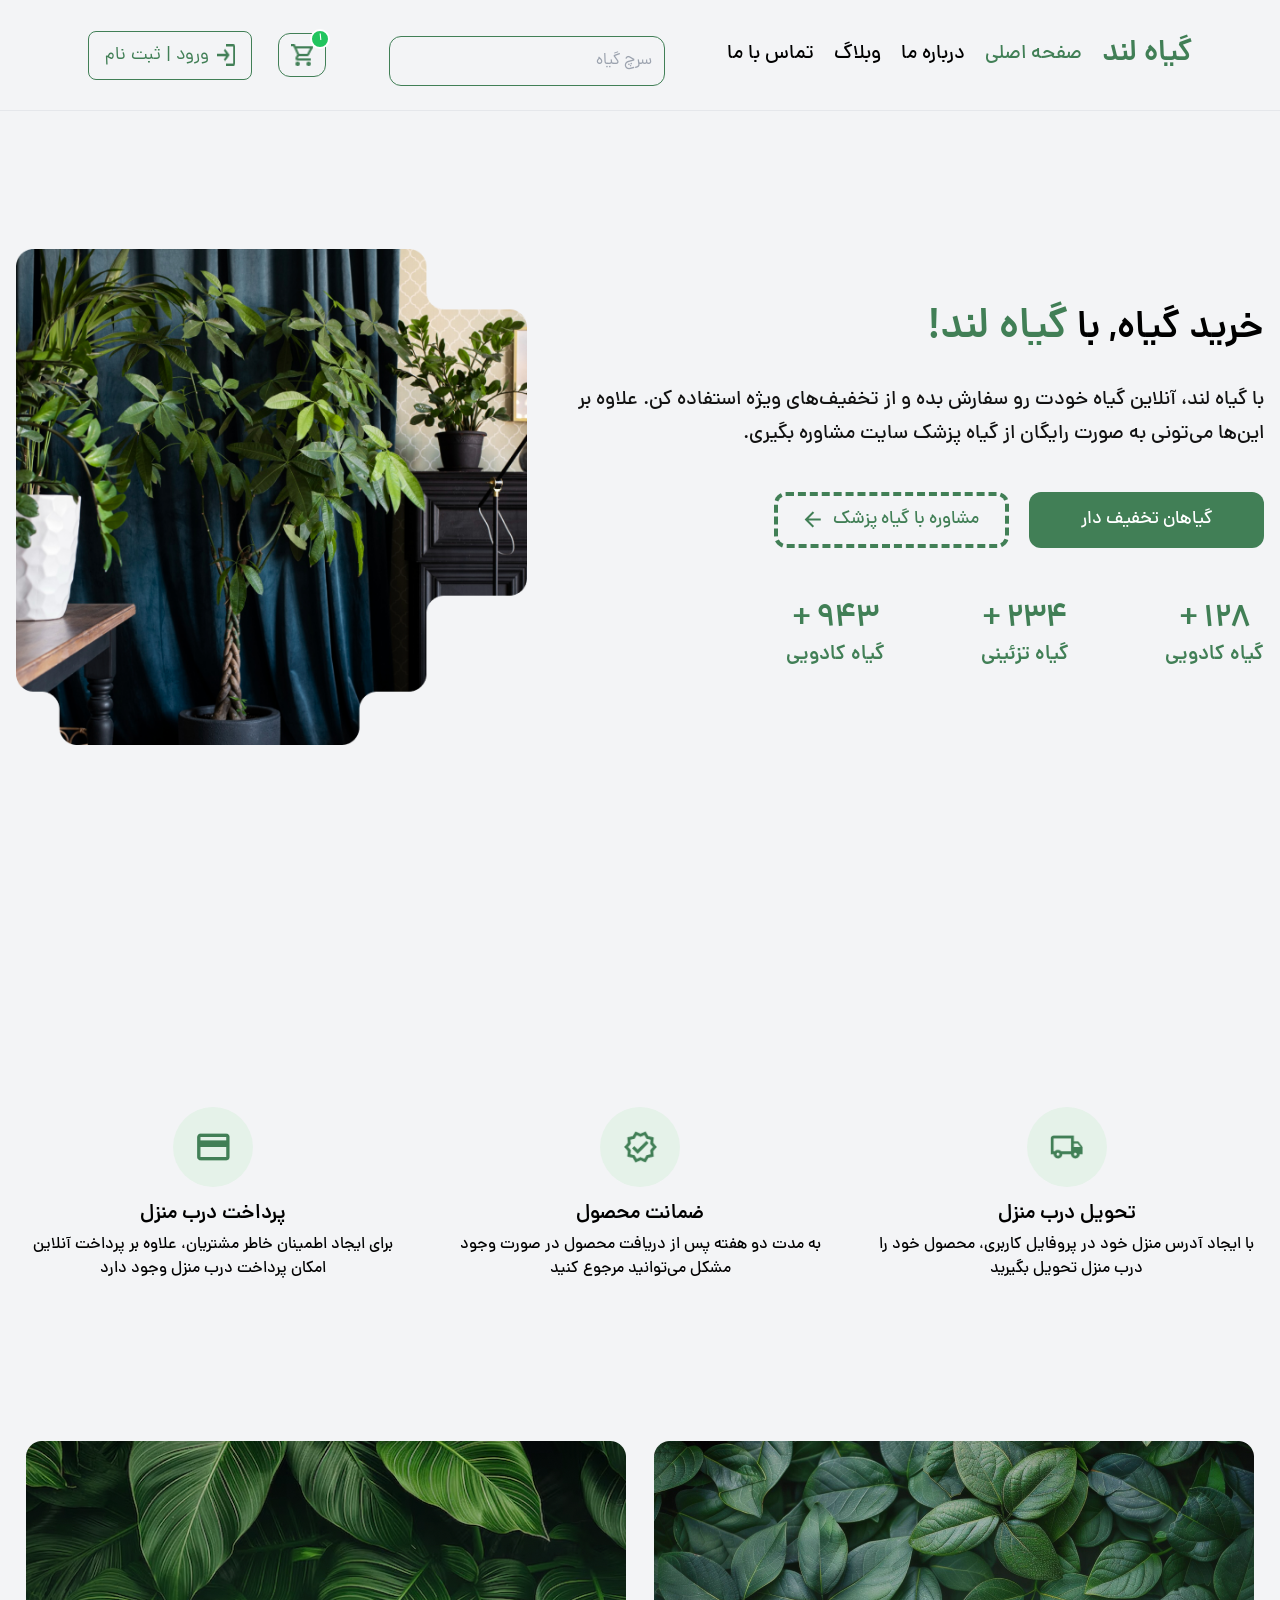
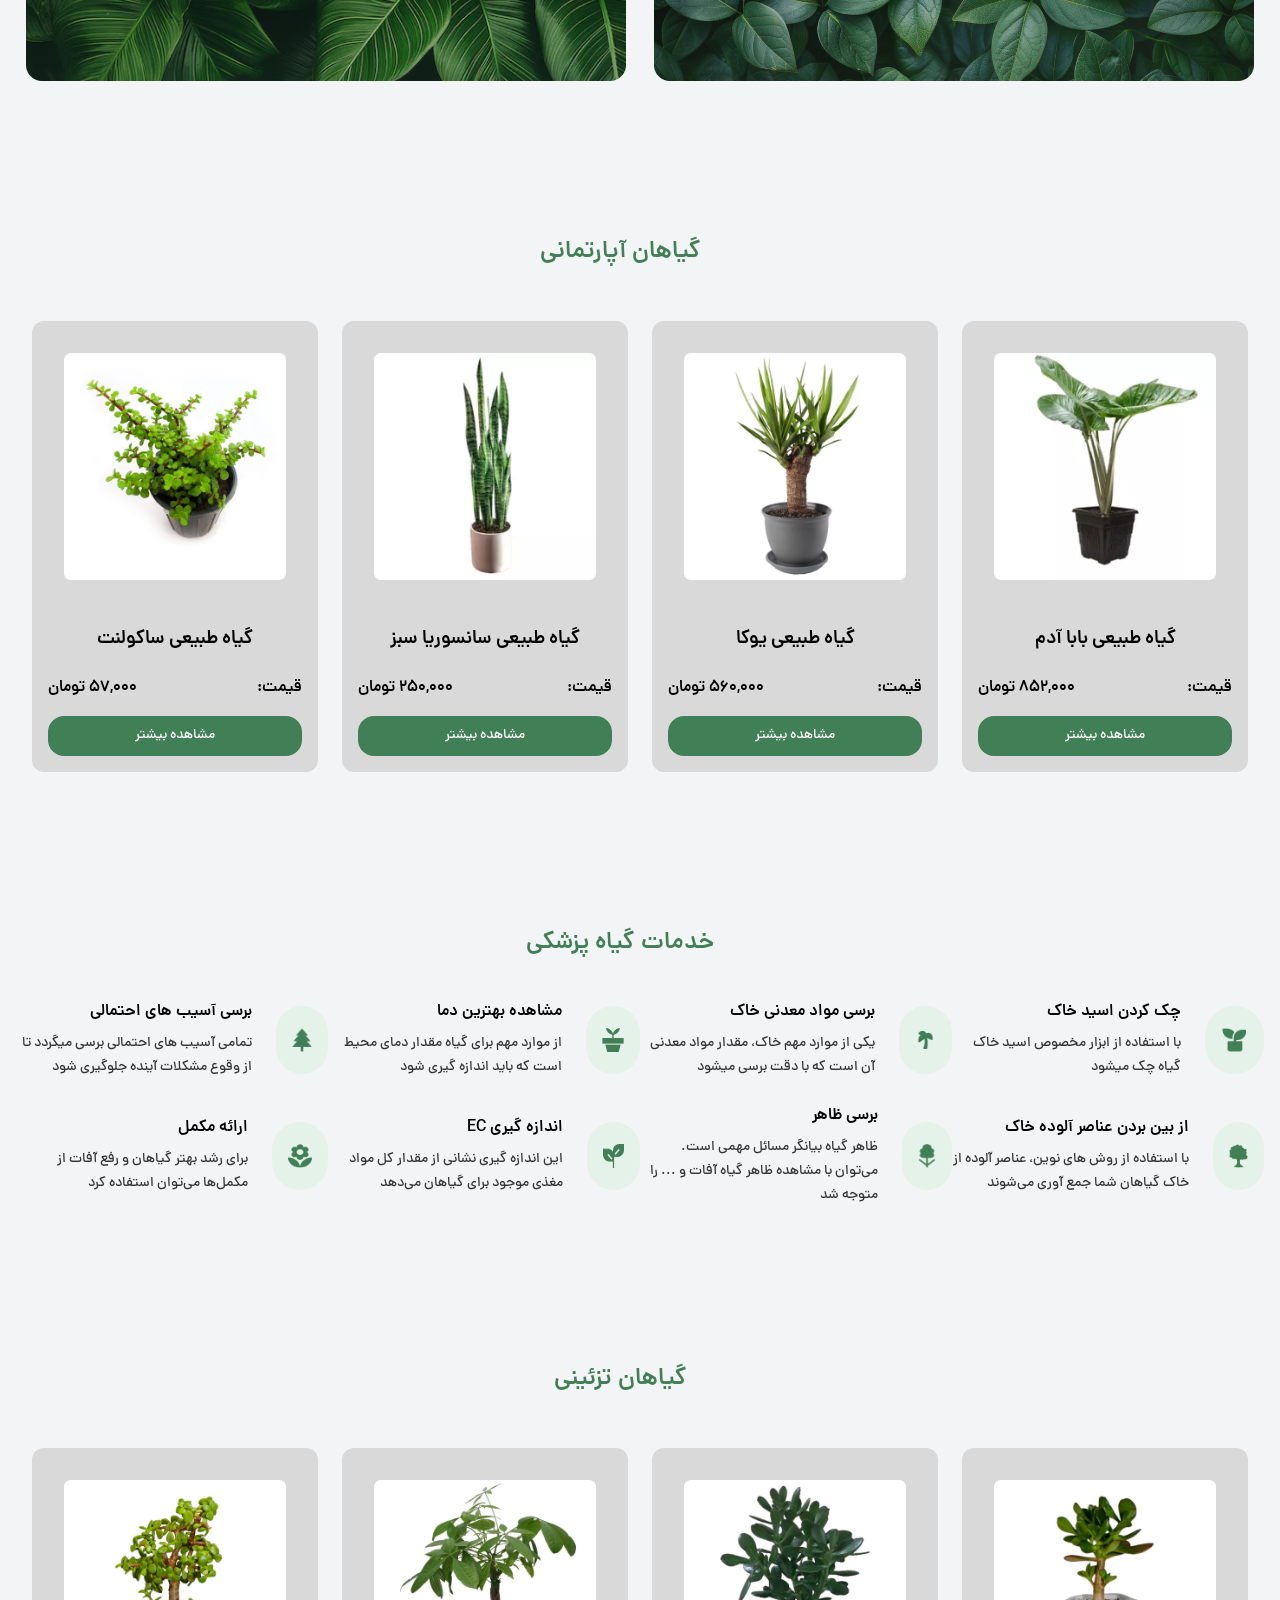
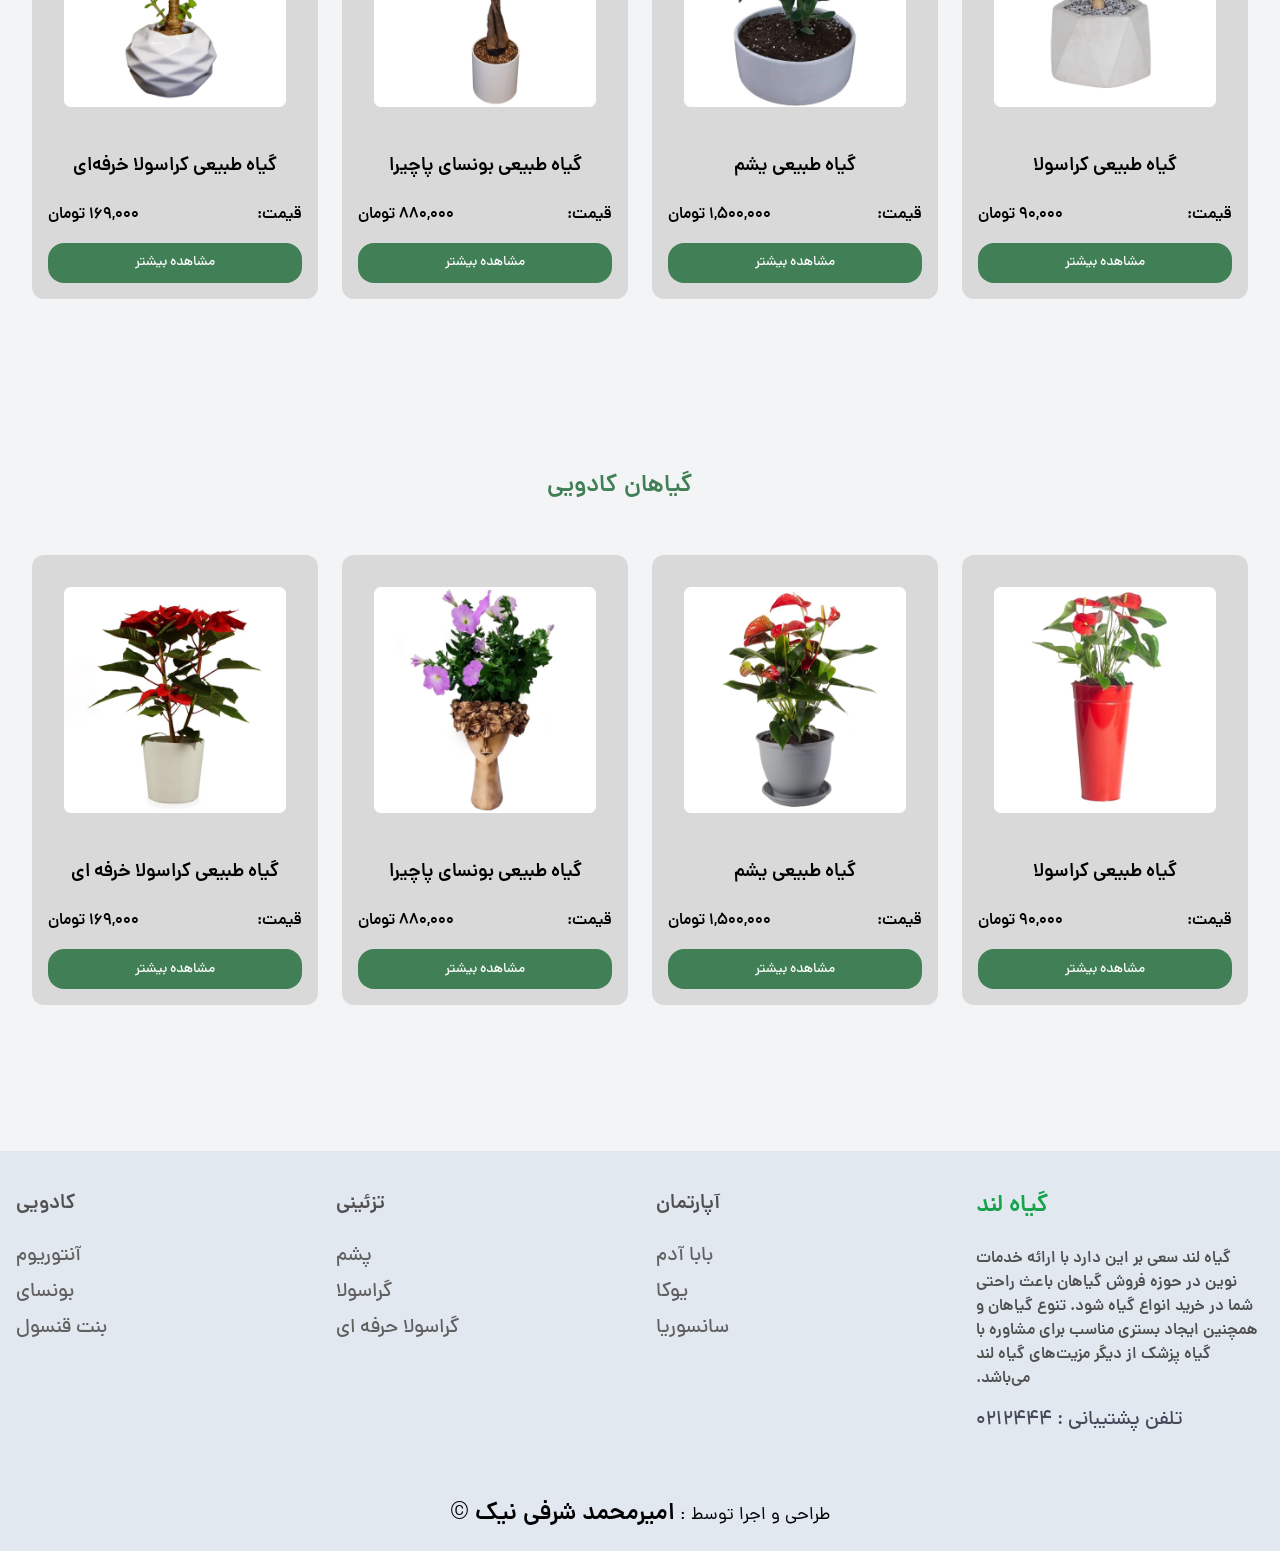
<file: public/index.html>
<!-- 
==========================
* Developer * : Amir Mohammad Sharafi Nik
========================== 
-->

<!DOCTYPE html>
<html lang="fa" dir="rtl">
  <!-- Head -->
    <head>
        <meta charset="UTF-8">
        <meta name="viewport" content="width=device-width, initial-scale=1.0">
        <title>گیاه لند</title>
        <link rel="stylesheet" href="./styles/app.css">
        <link rel="icon" href="./IMG/header.png">
    </head>
<!-- Body -->
<body class="font-Dana overflow-x-hidden bg-gray-100">      
<!-- Desktop Navbar  -->
<header class="hidden md:block bg-gray-100 px-5 lg:px-10 py-[24px]"> 
  <nav class="flex justify-between flex-nowrap gap-x-2 md:gap-x-5 px-12 items-center">
    <!-- Left Side Navigation -->
    <div>
      <ul class="flex gap-x-2 lg:gap-x-5 items-center text-base lg:text-[20px] ">
        <li>
          <a href="#" class="font-DanaDemibold  text-Primary text-[27px] lg:text-[30px] whitespace-nowrap">گیاه لند</a>
        </li>
        <li class="font-DanaMedium ">
          <a href="#section-main" class="text-Primary whitespace-nowrap">صفحه اصلی</a>
        </li>
        <li class="font-DanaMedium whitespace-nowrap hover:text-Primary transition-colors">
          <a href="#footer-id">درباره ما</a>
        </li>
        <li class="font-DanaMedium whitespace-nowrap hover:text-Primary transition-colors">
          <a href="#">وبلاگ</a>
        </li>
        <li class="font-DanaMedium whitespace-nowrap hover:text-Primary transition-colors">
          <a href="#section-footer">تماس با ما</a>
        </li>
      </ul>
    </div>
    <input class="bg-gray-100 focus:bg-slate-200 focus:outline-none focus:transition-colors p-3 rounded-xl mt-3 text-[#737993] border border-Primary  w-[25%]" placeholder="سرچ گیاه" type="search"></input>
    <!-- Right Side Navigation (Icons & Login) -->
    <div class="flex items-center gap-x-4 text-[20px] cursor-pointer">
      <!--  Shopping Icons -->
      <div class="flex gap-x-3 relative">
        <div id="count-cart-badge" class=" absolute -top-1 -right-1 flex-center text-[10px] size-5 border-2 border-white  rounded-full bg-green-500 text-white  text-center font-DanaDemibold">1</div>
        <div style="border: 1px solid #417F56; padding: 10px 12px; border-radius: 12px; flex-shrink: 0;">
          <a href="shopping.html">
            <img src="./IMG/Svg/HedaerSVG (3).png" class="w-[22px] h-[22px]" alt="">
          </a>
        </div>
      </div>
      <!-- Login Icon -->
      <div class="flex gap-x-2 items-center border border-Primary rounded-lg" style="padding: 10px 16px; flex-shrink: 0; margin-right: 10px;">
        <a href="sign.html">
          <img src="./IMG/Svg/HedaerSVG (2).png" class="w-[18px] h-[22px]" alt="">
        </a>
        <a href="sign.html"  class="hidden xl:inline-block text-Primary text-[18px]">ورود | ثبت نام</a>
      </div>
    </div>
  </nav>
  
</header>
<!-- Mobile Navbar  -->
<header class="block md:hidden bg-gray-100 px-5 py-[16px]">
  <nav class="flex justify-between items-center px-4">
    
    <!-- RIGHT Side (Menu Toggle and Logo) -->
    <div class="flex items-center gap-x-4">
      <div style="background-color: #dddadae7; padding: 15px 10px; border-radius: 9.5px; cursor: pointer;" id="menu-toggle">
        <svg width="16" height="10" viewBox="0 0 16 10" fill="none" xmlns="http://www.w3.org/2000/svg">
          <path d="M0.5 10H15.5V8.33333H0.5V10ZM0.5 5.83333H15.5V4.16667H0.5V5.83333ZM0.5 0V1.66667H15.5V0H0.5Z" fill="#121212"/>
        </svg>
      </div>
      <a href="#" class="font-DanaDemibold text-Primary text-base">گیاه لند</a>
    </div>
    <!-- LEFT Side (Icons) -->
    <div class="cursor-pointer flex items-center gap-x-4 relative">
      <div id="count-cart-badge" class=" absolute -top-1 -right-1 flex-center text-[11px] size-5 border-2 border-white  rounded-full bg-green-500 text-white  text-center">2</div>

      <div class="rounded-lg border border-Primary w-8 h-8 ">
        <a href="shopping.html">
          <img src="./IMG/Svg/HedaerSVG (3).png" alt="" style="margin: 5px;">
        </a>
      </div>
      <div class="border border-Primary rounded-lg w-8 h-8">
        <a href="sign.html">
          <img src="./IMG/Svg/HedaerSVG (2).png" alt="" class="w-5 h-5" style="margin: 5px;">
        </a>
      </div>
    </div>
  </nav>
   <!-- Mobile Navigation Menu ( Hidden)  -->
   <div id="mobile-menu" class="hidden bg-gray-100 px-5 py-[16px]"> 
    <ul class="flex flex-col gap-y-4 text-base font-DanaDemibold items-center">
      <li class=""><a href="#section-main" class="font-DanaMedium text-Primary">صفحه اصلی</a></li>
      <li class="hover:text-Primary transition-colors"><a href="#">گیاه پزشک</a></li>
      <li class="hover:text-Primary transition-colors"><a href="#footer-id">درباره ما</a></li>
      <li class="hover:text-Primary transition-colors"><a href="#footer-id">تماس با ما</a></li>
    </ul>
  </div> 
  <input class="  bg-gra focus:bg-slate-200  focus:outline-none focus:transition-colors w-full font-DanaDemibold p-3 rounded-xl mt-3  border border-Primary" type="search" placeholder="سرچ گیاه"></input>
</header>
<!-- Space -->
<hr>
<!-- Start Main -->
<main>
<!-- Section About SHOP -->
<section class="mt-[4rem] lg:-mt-[4rem]" id="section-main">
  <div class="container flex items-center justify-center min-h-screen">
    <div class="grid lg:grid-cols-12 gap-4">
      <!-- Right About -->
      <div class="lg:col-span-7 order-2 lg:order-1 text-center lg:text-right flex items-start justify-center lg:justify-start">
        <div class="lg:mt-[3rem]">
          <!-- Heading -->
          <h1 class="font-DanaDemibold text-[24px] sm:text-[32px] lg:text-[38px]">
            خرید گیاه, با
            <span class="text-Primary sm:text-[35px] lg:text-[42px]">گیاه لند!</span>
          </h1>

          <!-- Description -->
          <div class="mt-4 sm:mt-[1.5rem]">
            <span class="font-DanaMedium text-base sm:text-lg lg:text-xl leading-[28px] sm:leading-[32px] lg:leading-[34px]" style="color: #121212;">
              با گیاه لند، آنلاین گیاه خودت رو سفارش بده و از تخفیف‌های ویژه استفاده کن. علاوه بر این‌ها می‌تونی به صورت رایگان از گیاه پزشک سایت مشاوره بگیری.
            </span>
          </div>
          <!-- Buttons -->
          <div class="flex flex-col sm:flex-row justify-center lg:justify-start gap-y-3 sm:gap-x-5 mt-6 sm:mt-10">
            <div class="bg-Primary w-full sm:w-[235px] h-[56px] rounded-xl flex items-center justify-center">
              <span class="text-white font-DanaMedium cursor-pointer text-[14px] md:text-[18px]">گیاهان تخفیف دار</span>
            </div>
            <div class="bg-transparent w-full sm:w-[235px] h-[56px] rounded-xl flex items-center justify-center gap-x-3 border-4 border-dashed border-Primary">
              <span class="text-Primary font-DanaMedium cursor-pointer text-[14px] md:text-[18px]">مشاوره با گیاه پزشک</span>
              <img src="./IMG/Svg/Vector (1).png" alt="">
            </div>
          </div>
          <!-- Statistics -->
          <div class="mt-10 lg:mt-12">
            <div class="flex flex-wrap justify-center lg:justify-start gap-6 lg:gap-24">
              <div class="text-center">
                <p class="text-Primary text-[24px] sm:text-[28px] lg:text-[32px] font-DanaDemibold">۱۲۸ +</p>
                <p class="text-Primary font-DanaDemibold text-base lg:text-[20px]">گیاه کادویی</p>
              </div>
              <div class="text-center">
                <p class="text-Primary text-[24px] sm:text-[28px] lg:text-[32px] font-DanaDemibold">۲۳۴ +</p>
                <p class="text-Primary font-DanaDemibold text-base lg:text-[20px]">گیاه تزئینی</p>
              </div>
              <div class="text-center">
                <p class="text-Primary text-[24px] sm:text-[28px] lg:text-[32px] font-DanaDemibold">۹۴۳ +</p>
                <p class="text-Primary font-DanaDemibold text-base lg:text-[20px]">گیاه کادویی</p>
              </div>
            </div>
          </div>
        </div>
      </div>
      <!-- Left Section (Image) -->
      <div class="lg:col-span-5 flex items-center justify-center order-1 lg:order-2">
        <div>
          <img src="./IMG/header.png" class="rounded-full sm:rounded-none w-full" alt="">
        </div>
      </div>
    </div>
  </div>
</section>  
<!-- Start section Zemanat -->
<section class="mt-[10rem]">
  <div class="container">
    <div class="grid grid-cols-1 sm:grid-cols-2 lg:grid-cols-3 gap-8">
      <!-- Item 1: Home Delivery -->
      <div class="flex flex-col items-center justify-center text-center">
        <div class="w-[80px] h-[80px] bg-Special rounded-full flex items-center justify-center overflow-hidden">
          <img src="./IMG/Svg/svg.Zemanat (2).png" alt="تحویل درب منزل" width="33" height="25">
        </div>
        <p class="text-base sm:text-[20px] font-DanaDemibold mt-4">تحویل درب منزل</p>
        <p class="text-sm sm:text-base font-DanaMedium text-black mt-[6.3px]">
          با ایجاد آدرس منزل خود در پروفایل کاربری، محصول خود را درب منزل تحویل بگیرید
        </p>
      </div>
      <!-- Item 2: Product Guarantee -->
      <div class="flex flex-col items-center justify-center text-center">
        <div class="w-[80px] h-[80px] bg-Special rounded-full flex items-center justify-center overflow-hidden">
          <img src="./IMG/Svg/svg.Zemanat.png" alt="ضمانت محصول" width="33" height="25">
        </div>
        <p class="text-base sm:text-[20px] font-DanaDemibold mt-4">ضمانت محصول</p>
        <p class="text-sm sm:text-base font-DanaMedium text-black mt-[6.3px]">
          به مدت دو هفته پس از دریافت محصول در صورت وجود مشکل می‌توانید مرجوع کنید
        </p>
      </div>
      <!-- Item 3: Pay on Delivery -->
      <div class="flex flex-col items-center justify-center text-center">
        <div class="w-[80px] h-[80px] bg-Special rounded-full flex items-center justify-center overflow-hidden">
          <img src="./IMG/Svg/svg.Zemanat (1).png" alt="پرداخت درب منزل" width="33" height="25">
        </div>
        <p class="text-base sm:text-[20px] font-DanaDemibold mt-4">پرداخت درب منزل</p>
        <p class="text-sm sm:text-base font-DanaMedium text-black mt-[6.3px]">
          برای ایجاد اطمینان خاطر مشتریان، علاوه بر پرداخت آنلاین امکان پرداخت درب منزل وجود دارد
        </p>
      </div>
    </div>
  </div>
</section>    
<!-- Style Section Frame -->
<div class=" mt-[10rem]">
  <div class="container">
      <div class="grid grid-cols-1 sm:grid-cols-2 gap-4 lg:gap-2">
        <!--img section Frame -->
        <div class="flex justify-center items-center">
          <img src="./IMG/Frame 142.png" alt="" class="max-w-full">
        </div>
        
        <!--Left  img section Frame -->
        <div class="flex justify-center items-center">
          <img src="./IMG/Frame 144.png" alt="" class="max-w-full">
        </div>
      </div>
  </div>
</div>
<!-- Section Giah Apartemani -->
<section class="mt-[10rem]">
  <div class="container">
    <!-- Title -->
    <h3 class="text-Primary text-base sm:text-[24px] text-center font-DanaDemibold lg:mr-[2.5rem] mb-[3.5rem]">
      گیاهان آپارتمانی
    </h3>
    <!-- Product Grid -->
    <div class="grid grid-cols-1 sm:grid-cols-2 md:grid-cols-3 lg:grid-cols-4 gap-6 px-4">
      <!-- Card Template -->
      <div class="w-full h-auto p-4 bg-[#D9D9D9] rounded-xl">
        <img src="./IMG/Frame 11 (5).png" class="p-4 w-full pb-6" alt="گیاه طبیعی بابا آدم">
        <p class="mt-6 text-base sm:text-[19px] font-DanaDemibold text-center">گیاه طبیعی بابا آدم</p>
        <div class="flex justify-between mt-6">
          <p class="font-DanaDemibold">قیمت:</p>
          <p class="font-DanaDemibold">852,۰۰۰ تومان</p>
        </div>
        <div class="flex justify-center mt-4">
          <button
            class="bg-Primary w-full max-w-[256px] h-10 rounded-2xl font-DanaMedium text-[14px] text-white flex items-center justify-center  hover:bg-[#356947]">
             <a href="pdf.html">مشاهده بیشتر </a>
          </button>
        </div>
      </div>
      <!-- Repeat for other products -->
      <div class="w-full h-auto p-4 bg-[#D9D9D9] rounded-xl">
        <img src="./IMG/APARTEMAN (2).png" class="p-4 w-full pb-6" alt="گیاه طبیعی یوکا">
        <p class="mt-6 text-base sm:text-[19px] font-DanaDemibold text-center">گیاه طبیعی یوکا</p>
        <div class="flex justify-between mt-6">
          <p class="font-DanaDemibold">قیمت:</p>
          <p class="font-DanaDemibold">560,۰۰۰ تومان</p>
        </div>
        <div class="flex justify-center mt-4">
          <button
            class="bg-Primary w-full max-w-[256px] h-10 rounded-2xl font-DanaMedium text-[14px] text-white flex items-center justify-center  hover:bg-[#356947]">
            <a href="pdf.html">            مشاهده بیشتر
            </a>
          </button>
        </div>
      </div>
      <!-- Card 3 -->
      <div class="w-full h-auto p-4 bg-[#D9D9D9] rounded-xl">
        <img src="./IMG/APARTEMAN (3).png" class="p-4 w-full pb-6" alt="گیاه طبیعی سانسوریا سبز">
        <p class="mt-6 text-base sm:text-[19px] font-DanaDemibold text-center">گیاه طبیعی سانسوریا سبز</p>
        <div class="flex justify-between mt-6">
          <p class="font-DanaDemibold">قیمت:</p>
          <p class="font-DanaDemibold">250,۰۰۰ تومان</p>
        </div>
        <div class="flex justify-center mt-4">
          <button
            class="bg-Primary w-full max-w-[256px] h-10 rounded-2xl font-DanaMedium text-[14px] text-white flex items-center justify-center  hover:bg-[#356947]">
            <a href="pdf.html">مشاهده بیشتر </a>
          </button>
        </div>
      </div>
      <!-- Card 4 -->
      <div class="w-full h-auto p-4 bg-[#D9D9D9] rounded-xl">
        <img src="./IMG/APARTEMAN (4).png" class="p-4 w-full pb-6" alt="گیاه طبیعی ساکولنت">
        <p class="mt-6 text-base sm:text-[19px] font-DanaDemibold text-center">گیاه طبیعی ساکولنت</p>
        <div class="flex justify-between mt-6">
          <p class="font-DanaDemibold">قیمت:</p>
          <p class="font-DanaDemibold">۵۷,۰۰۰ تومان</p>
        </div>
        <div class="flex justify-center mt-4">
          <button
            class="bg-Primary w-full max-w-[256px] h-10 rounded-2xl font-DanaMedium text-[14px] text-white flex items-center justify-center  hover:bg-[#356947]">
            <a href="pdf.html">مشاهده بیشتر </a>
          </button>
        </div>
      </div>
    </div>
  </div>
</section>
<!-- Section Services  -->
<section class="mt-[10rem] ">
  <div class="container">
    <!-- Header Services -->
    <h1 class="text-Primary text-base sm:text-[24px] text-center font-DanaDemibold lg:mr-[2.5rem] mb-[2.8rem]">
      خدمات گیاه پزشکی
    </h1>
    <!-- Grid Services -->
    <div class="grid grid-cols-1 sm:grid-cols-2 lg:grid-cols-4 gap-y-6">
      <!-- Service 1 -->
      <div class="flex items-center gap-6">
        <div class="w-[68px] h-[68px] rounded-full bg-[#E5F2E9] flex items-center justify-center p-4">
          <img src="./IMG/Svg/Svg Services/Svg SERVICES (3).png" class="sm:w-6 h-6" alt="">
        </div>
        <div>
          <p class="font-DanaDemibold text-xs sm:text-base leading-6">چک کردن اسید خاک</p>
          <p class="font-DanaMedium text-xs sm:text-[14px] leading-6 text-[#353535] mt-2">
            با استفاده از ابزار مخصوص اسید خاک گیاه چک میشود
          </p>
        </div>
      </div>
      <!-- Service 2 -->
      <div class="flex items-center gap-6">
        <div class="w-[68px] h-[68px] rounded-full bg-[#E5F2E9] flex items-center justify-center p-4">
          <img src="./IMG/Svg/Svg Services/Svg SERVICES (1).png" class="sm:w-6 h-6" alt="">
        </div>
        <div>
          <p class="font-DanaDemibold text-xs sm:text-base leading-6">برسی مواد معدنی خاک</p>
          <p class="font-DanaMedium text-xs sm:text-[14px] leading-6 text-[#353535] mt-2">
            یکی از موارد مهم خاک، مقدار مواد معدنی آن است که با دقت برسی میشود
          </p>
        </div>
      </div>
      <!-- Service 3 -->
      <div class="flex items-center gap-6">
        <div class="w-[68px] h-[68px] rounded-full bg-[#E5F2E9] flex items-center justify-center p-4">
          <img src="./IMG/Svg/Svg Services/Svg SERVICES (4).png" class="sm:w-6 h-6" alt="  ">
        </div>
        <div>
          <p class="font-DanaDemibold text-xs sm:text-base leading-6">مشاهده بهترین دما</p>
          <p class="font-DanaMedium text-xs sm:text-[14px] leading-6 text-[#353535] mt-2">
            از موارد مهم برای گیاه مقدار دمای محیط است که باید اندازه گیری شود
          </p>
        </div>
      </div>
      <!-- Service 4 -->
      <div class="flex items-center gap-6">
        <div class="w-[68px] h-[68px] rounded-full bg-[#E5F2E9] flex items-center justify-center p-4">
          <img src="./IMG/Svg/Svg Services/Svg SERVICES (2).png" class="sm:w-6 h-6" alt="برسی آسیب های احتمالی">
        </div>
        <div>
          <p class="font-DanaDemibold text-xs sm:text-base leading-6">برسی آسیب های احتمالی</p>
          <p class="font-DanaMedium text-xs sm:text-[14px] leading-6 text-[#353535] mt-2">
            تمامی آسیب های احتمالی برسی میگردد تا از وقوع مشکلات آینده جلوگیری شود
          </p>
        </div>
      </div>
      <!-- Service 5 -->
      <div class="flex items-center gap-6">
        <div class="w-[68px] h-[68px] rounded-full bg-[#E5F2E9] flex items-center justify-center p-4">
          <img src="./IMG/Svg/Svg Services/Svg secrives 4 .png" class="sm:w-6 h-6" alt="از بین بردن عناصر آلوده خاک">
        </div>
        <div>
          <p class="font-DanaDemibold text-xs sm:text-base leading-6">از بین بردن عناصر آلوده خاک</p>
          <p class="font-DanaMedium text-xs sm:text-[14px] leading-6 text-[#353535] mt-2">
            با استفاده از روش های نوین، عناصر آلوده از خاک گیاهان شما جمع آوری می‌شوند
          </p>
        </div>
      </div>
      <!-- Service 6 -->
      <div class="flex items-center gap-6">
        <div class="w-[68px] h-[68px] rounded-full bg-[#E5F2E9] flex items-center justify-center p-4">
          <img src="./IMG/Svg/Svg Services/Svg ServicES  (3).png" class="sm:w-6 h-6" alt="برسی ظاهر">
        </div>
        <div>
          <p class="font-DanaDemibold text-xs sm:text-base leading-6">برسی ظاهر</p>
          <p class="font-DanaMedium text-xs sm:text-[14px] leading-6 text-[#353535] mt-2">
            ظاهر گیاه بیانگر مسائل مهمی است. می‌توان با مشاهده ظاهر گیاه آفات و ... را متوجه شد
          </p>
        </div>
      </div>
      <!-- Service 7 -->
      <div class="flex items-center gap-6">
        <div class="w-[68px] h-[68px] rounded-full bg-[#E5F2E9] flex items-center justify-center p-4">
          <img src="./IMG/Svg/Svg Services/Svg Services 2 (4).png" class="sm:w-6 h-6" alt="اندازه گیری EC">
        </div>
        <div>
          <p class="font-DanaDemibold text-xs sm:text-base leading-6">اندازه گیری EC</p>
          <p class="font-DanaMedium text-xs sm:text-[14px] leading-6 text-[#353535] mt-2">
            این اندازه گیری نشانی از مقدار کل مواد مغذی موجود برای گیاهان می‌دهد
          </p>
        </div>
      </div>
      <!-- Service 8 -->
      <div class="flex items-center gap-6">
        <div class="w-[68px] h-[68px] rounded-full bg-[#E5F2E9] flex items-center justify-center p-4">
          <img src="./IMG/Svg/Svg Services/Svg Services End  (1).png" class="sm:w-6 h-6" alt="ارائه مکمل">
        </div>
        <div>
          <p class="font-DanaDemibold text-xs sm:text-base leading-6">ارائه مکمل</p>
          <p class="font-DanaMedium text-xs sm:text-[14px] leading-6 text-[#353535] mt-2">
            برای رشد بهتر گیاهان و رفع آفات از مکمل‌ها می‌توان استفاده کرد
          </p>
        </div>
      </div>
    </div>
  </div>
</section>
<!-- Section Giah Tazini -->
<section class="mt-[10rem]">
  <div class="container">
    <!-- Title -->
    <h3 class="text-Primary text-base sm:text-[24px] text-center font-DanaDemibold lg:mr-[2.5rem] mb-[2.5rem]">
      گیاهان تزئینی
    </h3>
    <!-- Products Grid -->
    <div class="grid grid-cols-1 sm:grid-cols-2 md:grid-cols-3 lg:grid-cols-4 gap-6 p-4">
      <!-- Product Card 1 -->
      <div class="w-full h-auto p-4 bg-[#D9D9D9] rounded-xl mx-auto">
        <img src="./IMG/Img tazini/Frame 11 (1).png" class="p-4 w-full pb-6" alt="">
        <p class="mt-6 text-base sm:text-[19px] font-DanaDemibold text-center">گیاه طبیعی کراسولا</p>
        <div class="flex justify-between mt-6">
          <p class="font-DanaDemibold">قیمت:</p>
          <p class="font-DanaDemibold">۹۰,۰۰۰ تومان</p>
        </div>
        <div class="flex justify-center mt-4">
          <button class="bg-Primary w-full sm:w-[256px] h-10 rounded-2xl font-DanaMedium text-[14px] text-white flex items-center justify-center  hover:bg-[#356947]">
            <a href="profile.html">
              مشاهده بیشتر
            </a>
          </button>
        </div>
      </div>
      <!-- Product Card 2 -->
      <div class="w-full h-auto p-4 bg-[#D9D9D9] rounded-xl mx-auto">
        <img src="./IMG/Img tazini/Frame 11 (2).png" class="p-4 w-full pb-6" alt="">
        <p class="mt-6 text-base sm:text-[19px] font-DanaDemibold text-center">گیاه طبیعی یشم</p>
        <div class="flex justify-between mt-6">
          <p class="font-DanaDemibold">قیمت:</p>
          <p class="font-DanaDemibold">۱,۵۰۰,۰۰۰ تومان</p>
        </div>
        <div class="flex justify-center mt-4">
          <button class="bg-Primary w-full sm:w-[256px] h-10 rounded-2xl font-DanaMedium text-[14px] text-white flex items-center justify-center  hover:bg-[#356947]">
            <a href="profile.html">
              مشاهده بیشتر
            </a>
          </button>
        </div>
      </div>
      <!-- Product Card 3 -->
      <div class="w-full h-auto p-4 bg-[#D9D9D9] rounded-xl mx-auto">
        <img src="./IMG/Img tazini/Frame 11 (3).png" class="p-4 w-full pb-6" alt="">
        <p class="mt-6 text-base sm:text-[19px] font-DanaDemibold text-center">گیاه طبیعی بونسای پاچیرا</p>
        <div class="flex justify-between mt-6">
          <p class="font-DanaDemibold">قیمت:</p>
          <p class="font-DanaDemibold">۸۸۰,۰۰۰ تومان</p>
        </div>
        <div class="flex justify-center mt-4">
          <button class="bg-Primary w-full sm:w-[256px] h-10 rounded-2xl font-DanaMedium text-[14px] text-white flex items-center justify-center  hover:bg-[#356947]">
            <a href="profile.html">
              مشاهده بیشتر
            </a>
          </button>
        </div>
      </div>
      <!-- Product Card 4 -->
      <div class="w-full h-auto p-4 bg-[#D9D9D9] rounded-xl mx-auto">
        <img src="./IMG/Img tazini/Frame 11 (4).png" class="p-4 w-full pb-6" alt="">
        <p class="mt-6 text-base sm:text-[19px] font-DanaDemibold text-center">گیاه طبیعی کراسولا خرفه‌ای</p>
        <div class="flex justify-between mt-6">
          <p class="font-DanaDemibold">قیمت:</p>
          <p class="font-DanaDemibold">۱۶۹,۰۰۰ تومان</p>
        </div>
        <div class="flex justify-center mt-4">
          <button class="bg-Primary w-full sm:w-[256px] h-10 rounded-2xl font-DanaMedium text-[14px] text-white flex items-center justify-center  hover:bg-[#356947]">
            <a href="profile.html">
              مشاهده بیشتر
            </a>
          </button>
        </div>
      </div>
    </div>
  </div>
</section>
<!-- Section Kado  -->
<section class="mt-[10rem]">
<div class="container">
  <!-- Title -->
  <h3 class="text-Primary text-base sm:text-[24px] text-center font-DanaDemibold lg:mr-[2.5rem] mb-[2.5rem]">
    گیاهان کادویی
  </h3>
  <!-- Products Grid -->
  <div class="grid grid-cols-1 sm:grid-cols-2 md:grid-cols-3 lg:grid-cols-4 gap-6 p-4">
    <!-- Product 1 -->
    <div class="w-full h-auto p-4 bg-[#D9D9D9] rounded-xl mx-auto">
      <img src="./IMG/kado/kado (1).png" class="p-4 w-full pb-6" alt="">
      <p class="mt-6 text-base sm:text-[19px] font-DanaDemibold text-center">گیاه طبیعی کراسولا</p>
      <div class="flex justify-between mt-6">
        <p class="font-DanaDemibold">قیمت:</p>
        <p class="font-DanaDemibold">۹۰,۰۰۰ تومان</p>
      </div>
      <div class="flex justify-center mt-4">
        <button class="bg-Primary w-full sm:w-[256px] h-10 rounded-2xl font-DanaMedium text-[14px] text-white flex items-center justify-center  hover:bg-[#356947]">
          <a href="profile.html">
            مشاهده بیشتر
          </a>
        </button>
      </div>
    </div>
    <!-- Product 2 -->
    <div class="w-full h-auto p-4 bg-[#D9D9D9] rounded-xl mx-auto">
      <img src="./IMG/kado/kado.png" class="p-4 w-full pb-6" alt="">
      <p class="mt-6 text-base sm:text-[19px] font-DanaDemibold text-center">گیاه طبیعی یشم</p>
      <div class="flex justify-between mt-6">
        <p class="font-DanaDemibold">قیمت:</p>
        <p class="font-DanaDemibold">1,500,000 تومان</p>
      </div>
      <div class="flex justify-center mt-4">
        <button class="bg-Primary w-full sm:w-[256px] h-10 rounded-2xl font-DanaMedium text-[14px] text-white flex items-center justify-center  hover:bg-[#356947]">
          <a href="profile.html">
            مشاهده بیشتر
          </a>
        </button>
      </div>
    </div>
    <!-- Product 3 -->
    <div class="w-full h-auto p-4 bg-[#D9D9D9] rounded-xl mx-auto">
      <img src="./IMG/kado/kado (2).png" class="p-4 w-full pb-6" alt="">
      <p class="mt-6 text-base sm:text-[19px] font-DanaDemibold text-center">گیاه طبیعی بونسای پاچیرا</p>
      <div class="flex justify-between mt-6">
        <p class="font-DanaDemibold">قیمت:</p>
        <p class="font-DanaDemibold">۸۸۰,۰۰۰ تومان</p>
      </div>
      <div class="flex justify-center mt-4">
        <button class="bg-Primary w-full sm:w-[256px] h-10 rounded-2xl font-DanaMedium text-[14px] text-white flex items-center justify-center  hover:bg-[#356947]">
          <a href="profile.html">
            مشاهده بیشتر
          </a>
        </button>
      </div>
    </div>
    <!-- Product 4 -->
    <div class="w-full h-auto p-4 bg-[#D9D9D9] rounded-xl mx-auto">
      <img src="./IMG/kado/Frame 11 (6).png" class="p-4 w-full pb-6" alt="گیاه طبیعی کراسولا خرفه ای">
      <p class="mt-6 text-base sm:text-[19px] font-DanaDemibold text-center">گیاه طبیعی کراسولا خرفه ای</p>
      <div class="flex justify-between mt-6">
        <p class="font-DanaDemibold">قیمت:</p>
        <p class="font-DanaDemibold">169,۰۰۰ تومان</p>
      </div>
      <div class="flex justify-center mt-4">
        <button class="bg-Primary w-full sm:w-[256px] h-10 rounded-2xl font-DanaMedium text-[14px] text-white flex items-center justify-center  hover:bg-[#356947]">
          <a href="profile.html">
            مشاهده بیشتر
          </a>
        </button>
      </div>
    </div>
  </div>
</div>
</section>  
</main>
<!-- Footer -->
<footer class=" bg-slate-200 pt-10 pb-5 mt-[64px] lg:mt-[130px]"  id="footer-id">
  <div class="container ">
    <div class="grid grid-cols-1 lg:grid-cols-4 gap-8 text-center lg:text-left">
      <!-- text Info -->
      <div class="space-y-4 mx-auto lg:mx-0 order-2 lg:order-1">
        <p class="text-[17.5px] md:text-xl lg:text-2xl font-semibold text-green-600 mb-3 md:mb-6 font-DanaDemibold">گیاه لند</p>
        <p class="text-[#505050] leading-5 text-[14px]  md:text-base font-DanaDemibold">
          گیاه لند سعی بر این دارد با ارائه خدمات نوین در حوزه فروش گیاهان باعث راحتی شما در خرید انواع گیاه شود.
          تنوع گیاهان و همچنین ایجاد بستری مناسب برای مشاوره با گیاه پزشک از دیگر مزیت‌های گیاه لند می‌باشد.
        </p>
        <div class="text-[#444859] text-base md:text-xl mt-10 md:mt-[51px] font-DanaMedium" id="section-footer">
          <span class="inline-block">تلفن پشتیبانی  :  </span>
          <span class="inline-block "> 0212۴44 </span>
        </div>
      </div>
       <!-- column 1 -->
      <div class="space-y-2 mx-auto lg:mx-0 order-1 lg:order2 ">
        <p class="text-[#505050] text-base md:text-xl font-DanaDemibold  mb-6">آپارتمان</p>
        <p class="text-[#606060] text-base md:text-xl font-DanaMedium">بابا آدم</p>
        <p class="text-[#606060] text-base md:text-xl font-DanaMedium">یوکا</p>
        <p class="text-[#606060] text-base md:text-xl font-DanaMedium">سانسوریا</p>
      </div>
      
       <!-- column 2 -->
      <div class="space-y-2 mx-auto lg:mx-0 order-1 lg:order2">
        <p class="text-[#505050] text-base md:text-xl font-DanaDemibold  mb-6">تزئینی</p>
        <p class="text-[#606060] text-base md:text-xl font-DanaMedium">پشم</p>
        <p class="text-[#606060] text-base md:text-xl font-DanaMedium">گراسولا</p>
        <p class="text-[#606060] text-base md:text-xl font-DanaMedium">گراسولا حرفه ای</p>
      </div>
      
     <!-- column 3 -->
      <div class="space-y-2 mx-auto lg:mx-0 order-1 lg:order2">
        <p class="text-[#505050] text-base md:text-xl font-DanaDemibold  mb-6">کادویی</p>
        <p class="text-[#606060] text-base md:text-xl font-DanaMedium">آنتوریوم</p>
        <p class="text-[#606060] text-base md:text-xl font-DanaMedium">بونسای</p>
        <p class="text-[#606060] text-base md:text-xl font-DanaMedium">بنت قنسول</p>
      </div>
    </div>
    <!-- Name Developer -->
    <div class="flex justify-center items-center mt-10 md:mt-16 px-4">
      <p class="text-center text-sm md:text-base lg:text-lg">
        طراحی و اجرا توسط : 
        <span class="text-primary text-[16px] md:text-xl lg:text-2xl font-DanaDemibold">
          امیرمحمد شرفی نیک &copy;
        </span>
      </p>
    </div>
  </div>
</footer>
<!--  -->
<script src="./scripts/index.js"></script>
</body>
</html>
</file>
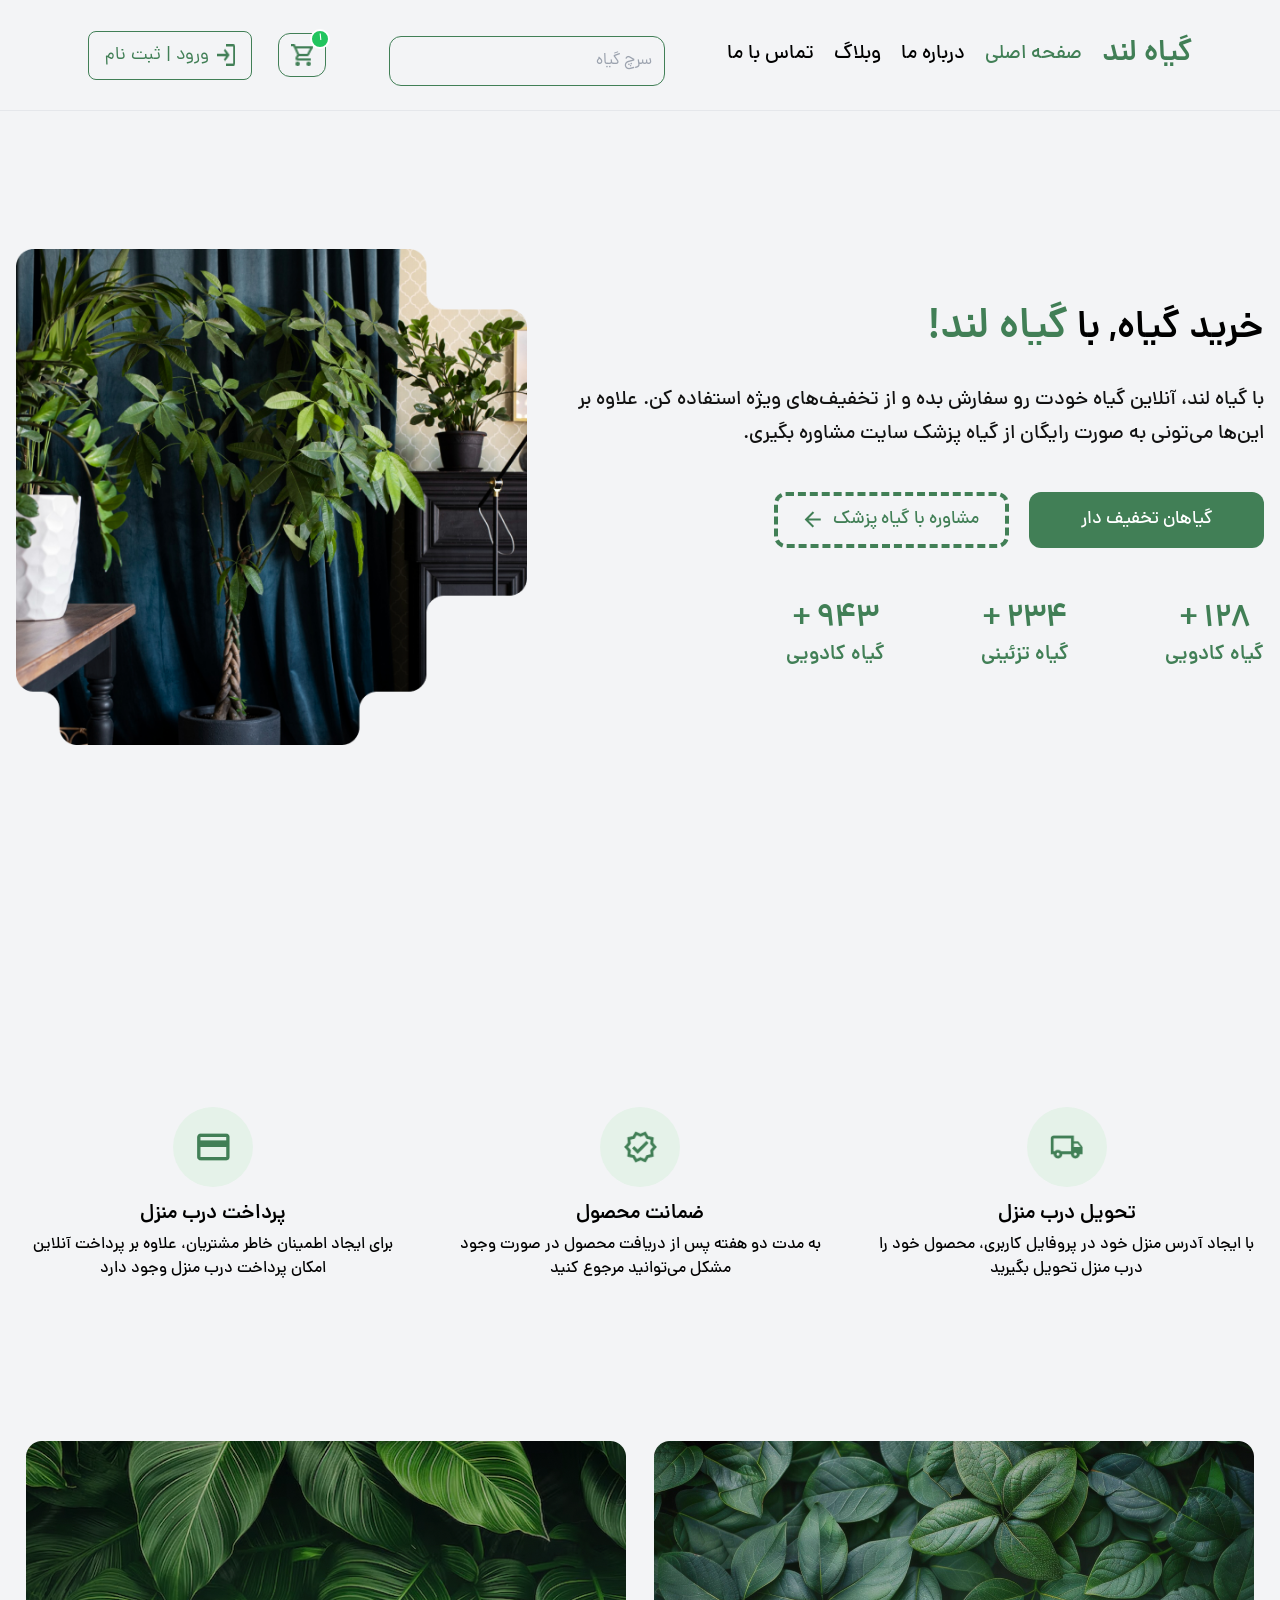
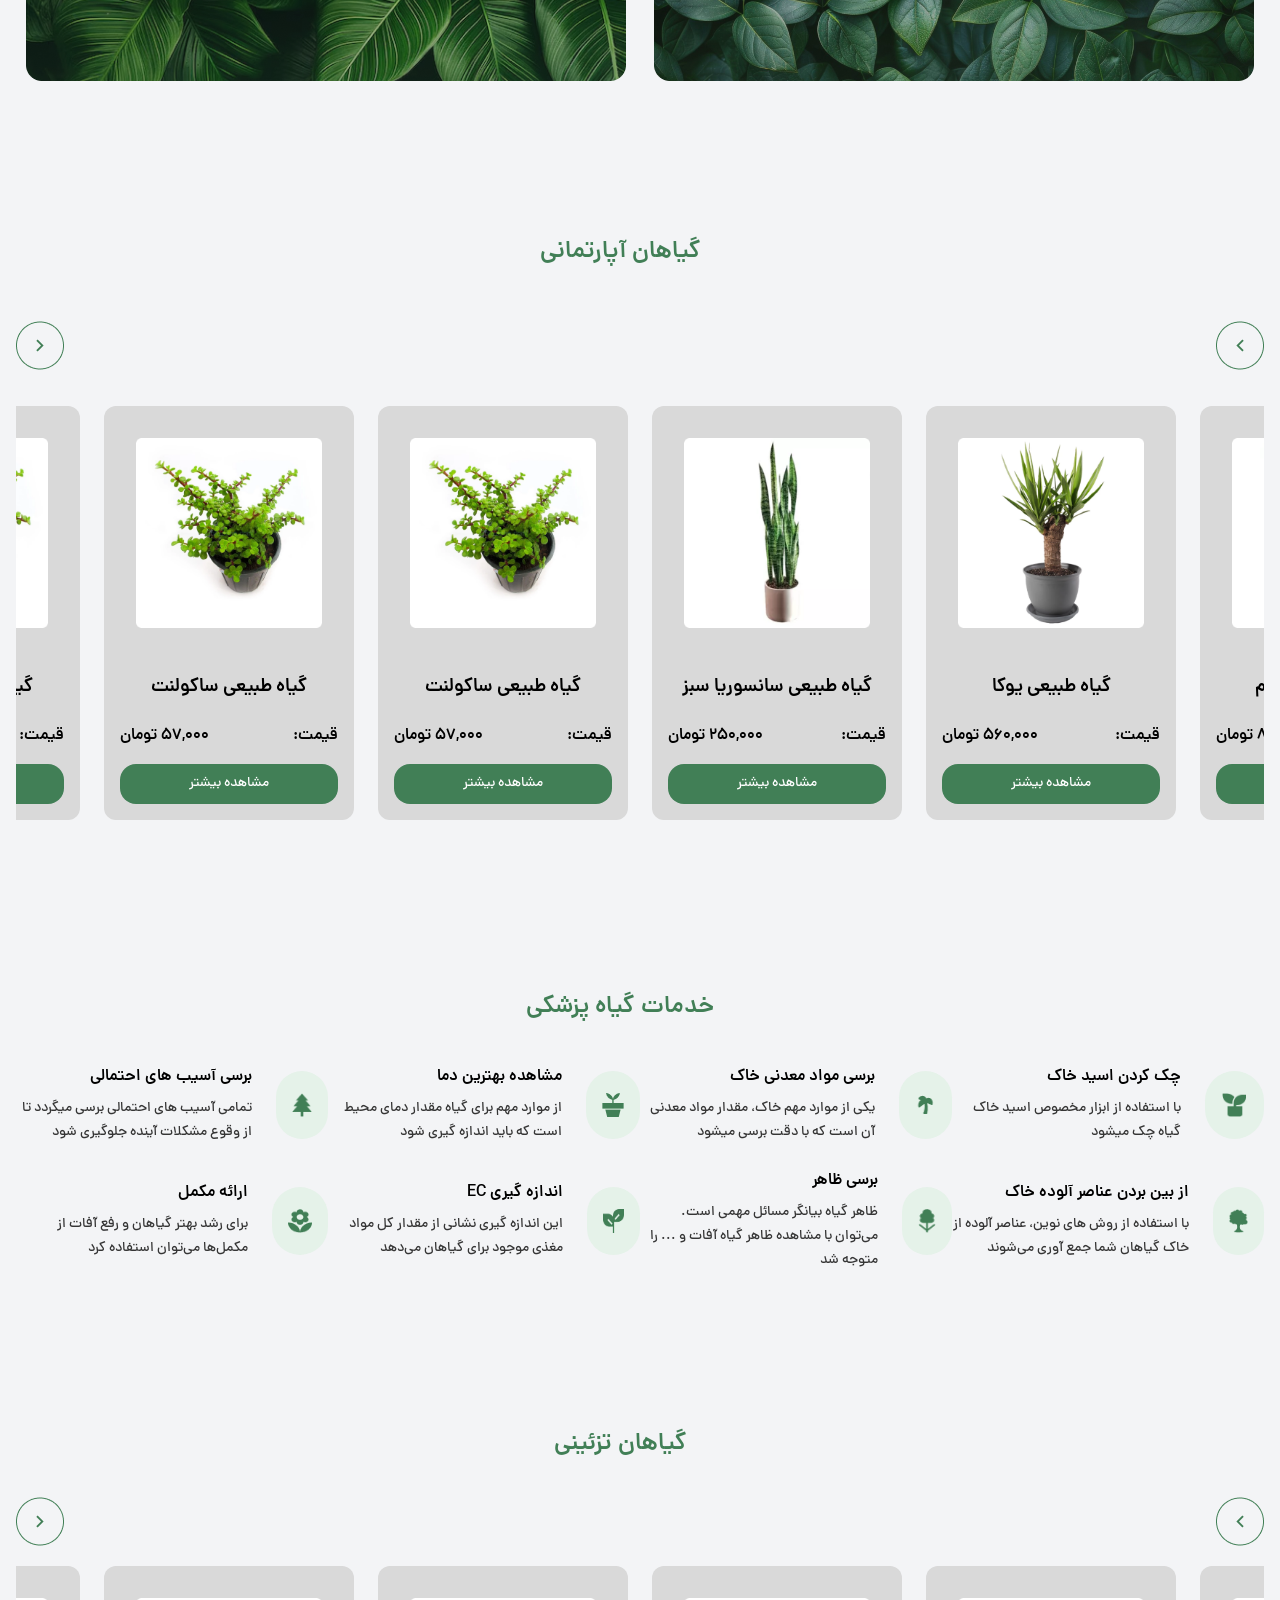
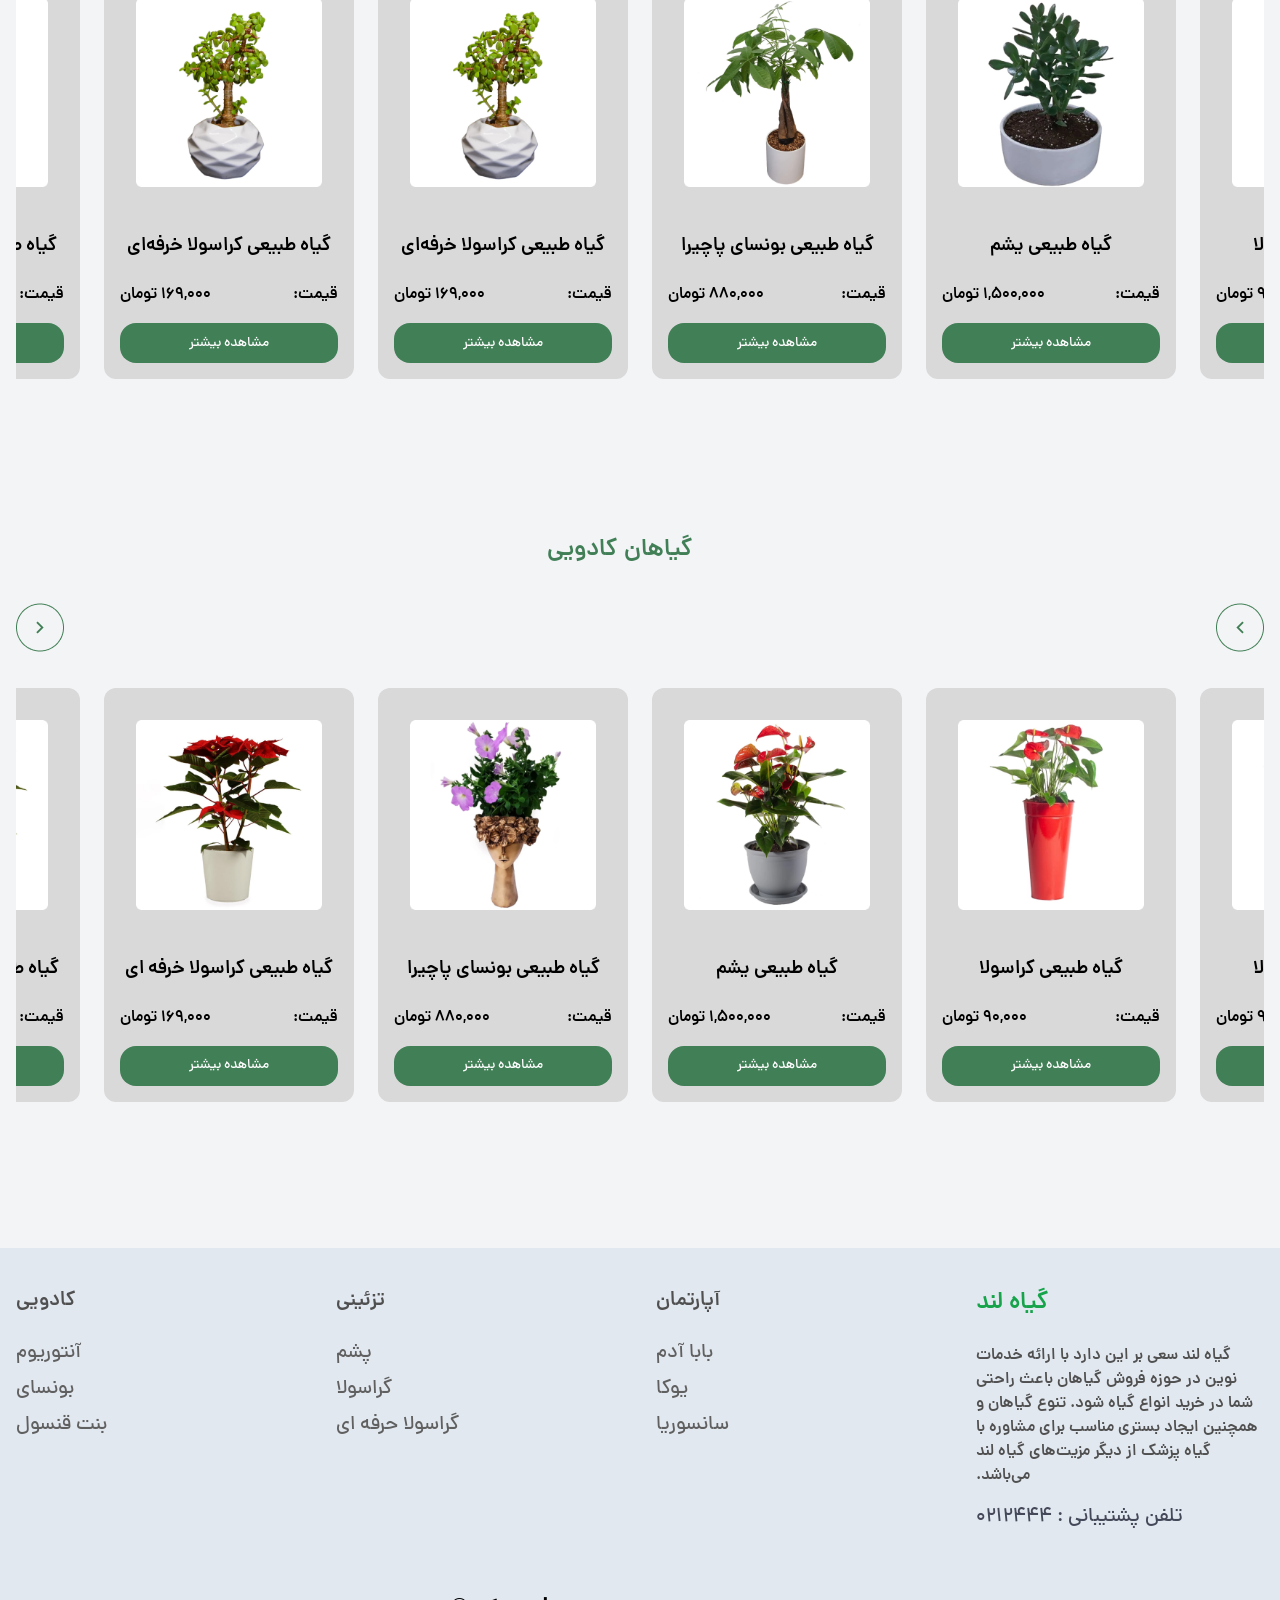
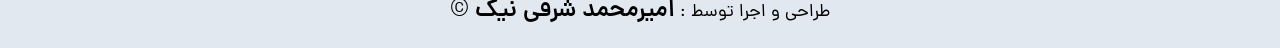
<file: public/index (8).html>
<!-- 
==========================
* Developer * : Amir Mohammad Sharafi Nik
========================== 
-->

<!DOCTYPE html>
<html lang="fa" dir="rtl">
  <!-- Head -->
    <head>
        <meta charset="UTF-8">
        <meta name="viewport" content="width=device-width, initial-scale=1.0">
        <title>گیاه لند</title>
        <link rel="stylesheet" href="./styles/app.css">
        <link rel="icon" href="./IMG/header.png">
    </head>
<!-- Body -->
<body class="font-Dana overflow-x-hidden bg-gray-100">      
<!-- Desktop Navbar  -->
<header class="hidden md:block bg-gray-100 px-5 lg:px-10 py-[24px]"> 
  <nav class="flex justify-between flex-nowrap gap-x-2 md:gap-x-5 px-12 items-center">
    <!-- Right Side Navigation -->
    <div>
      <ul class="flex gap-x-2 lg:gap-x-5 items-center text-base lg:text-[20px] ">
        <li>
          <a href="#" class="font-DanaDemibold  text-Primary text-[27px] lg:text-[30px] whitespace-nowrap">گیاه لند</a>
        </li>
        <li class="font-DanaMedium ">
          <a href="#section-main" class="text-Primary whitespace-nowrap">صفحه اصلی</a>
        </li>
        <li class="font-DanaMedium whitespace-nowrap hover:text-Primary transition-colors">
          <a href="#footer-id">درباره ما</a>
        </li>
        <li class="font-DanaMedium whitespace-nowrap hover:text-Primary transition-colors">
          <a href="#">وبلاگ</a>
        </li>
        <li class="font-DanaMedium whitespace-nowrap hover:text-Primary transition-colors">
          <a href="#section-footer">تماس با ما</a>
        </li>
      </ul>
    </div>
    <input class="bg-gray-100 focus:bg-slate-200 focus:outline-none focus:transition-colors p-3 rounded-xl mt-3 text-[#737993] border border-Primary  w-[25%]" placeholder="سرچ گیاه" type="search"></input>
    <!-- Left Side Navigation (Icons & Login) -->
    <div class="flex items-center gap-x-4 text-[20px] cursor-pointer">
      <!--  Shopping Icons -->
      <div class="flex gap-x-3 relative">
        <div id="count-cart-badge" class=" absolute -top-1 -right-1 flex-center text-[10px] size-5 border-2 border-white  rounded-full bg-green-500 text-white  text-center font-DanaDemibold">1</div>
        <div style="border: 1px solid #417F56; padding: 10px 12px; border-radius: 12px; flex-shrink: 0;">
          <a href="shopping.html">
            <img src="./IMG/Svg/HedaerSVG (3).png" class="w-[22px] h-[22px]" alt="">
          </a>
        </div>
      </div>
      <!-- Login Icon -->
      <div class="flex gap-x-2 items-center border border-Primary rounded-lg" style="padding: 10px 16px; flex-shrink: 0; margin-right: 10px;">
        <a href="sign.html">
          <img src="./IMG/Svg/HedaerSVG (2).png" class="w-[18px] h-[22px]" alt="">
        </a>
        <a href="sign.html"  class="hidden xl:inline-block text-Primary text-[18px]">ورود | ثبت نام</a>
      </div>
    </div>
  </nav>
  
</header>
<!-- Mobile Navbar  -->
<header class="block md:hidden bg-gray-100 px-5 py-[16px]">
  <nav class="flex justify-between items-center px-4">
    
    <!-- RIGHT Side (Menu Toggle and Logo) -->
    <div class="flex items-center gap-x-4">
      <div style="background-color: #dddadae7; padding: 15px 10px; border-radius: 9.5px; cursor: pointer;" id="menu-toggle">
        <svg width="16" height="10" viewBox="0 0 16 10" fill="none" xmlns="http://www.w3.org/2000/svg">
          <path d="M0.5 10H15.5V8.33333H0.5V10ZM0.5 5.83333H15.5V4.16667H0.5V5.83333ZM0.5 0V1.66667H15.5V0H0.5Z" fill="#121212"/>
        </svg>
      </div>
      <a href="#" class="font-DanaDemibold text-Primary text-base">گیاه لند</a>
    </div>
    <!-- LEFT Side (Icons) -->
    <div class="cursor-pointer flex items-center gap-x-4 relative">
      <div id="count-cart-badge" class=" absolute -top-1 -right-1 flex-center text-[11px] size-5 border-2 border-white  rounded-full bg-green-500 text-white  text-center">2</div>

      <div class="rounded-lg border border-Primary w-8 h-8 ">
        <a href="shopping.html">
          <img src="./IMG/Svg/HedaerSVG (3).png" alt="" style="margin: 5px;">
        </a>
      </div>
      <div class="border border-Primary rounded-lg w-8 h-8">
        <a href="sign.html">
          <img src="./IMG/Svg/HedaerSVG (2).png" alt="" class="w-5 h-5" style="margin: 5px;">
        </a>
      </div>
    </div>
  </nav>
   <!-- Mobile Navigation Menu ( Hidden)  -->
   <div id="mobile-menu" class="hidden bg-gray-100 px-5 py-[16px]"> 
    <ul class="flex flex-col gap-y-4 text-base font-DanaDemibold items-center">
      <li class=""><a href="#section-main" class="font-DanaMedium text-Primary">صفحه اصلی</a></li>
      <li class="hover:text-Primary transition-colors"><a href="#">گیاه پزشک</a></li>
      <li class="hover:text-Primary transition-colors"><a href="#footer-id">درباره ما</a></li>
      <li class="hover:text-Primary transition-colors"><a href="#footer-id">تماس با ما</a></li>
    </ul>
  </div> 
  <input class="  bg-gra focus:bg-slate-200  focus:outline-none focus:transition-colors w-full font-DanaDemibold p-3 rounded-xl mt-3  border border-Primary" type="search" placeholder="سرچ گیاه"></input>
</header>
<!-- Space -->
<hr>
<!-- Start Main -->
<main>
<!-- Section About SHOP -->
<section class="mt-[4rem] lg:-mt-[4rem]" id="section-main">
  <div class="container flex items-center justify-center min-h-screen">
    <div class="grid lg:grid-cols-12 gap-4">
      <!-- Right About -->
      <div class="lg:col-span-7 order-2 lg:order-1 text-center lg:text-right flex items-start justify-center lg:justify-start">
        <div class="lg:mt-[3rem]">
          <!-- Heading -->
          <h1 class="font-DanaDemibold text-[24px] sm:text-[32px] lg:text-[38px]">
            خرید گیاه, با
            <span class="text-Primary sm:text-[35px] lg:text-[42px]">گیاه لند!</span>
          </h1>

          <!-- Description -->
          <div class="mt-4 sm:mt-[1.5rem]">
            <span class="font-DanaMedium text-base sm:text-lg lg:text-xl leading-[28px] sm:leading-[32px] lg:leading-[34px]" style="color: #121212;">
              با گیاه لند، آنلاین گیاه خودت رو سفارش بده و از تخفیف‌های ویژه استفاده کن. علاوه بر این‌ها می‌تونی به صورت رایگان از گیاه پزشک سایت مشاوره بگیری.
            </span>
          </div>
          <!-- Buttons -->
          <div class="flex flex-col sm:flex-row justify-center lg:justify-start gap-y-3 sm:gap-x-5 mt-6 sm:mt-10">
            <div class="bg-Primary w-full sm:w-[235px] h-[56px] rounded-xl flex items-center justify-center">
              <span class="text-white font-DanaMedium cursor-pointer text-[14px] md:text-[18px]">گیاهان تخفیف دار</span>
            </div>
            <div class="bg-transparent w-full sm:w-[235px] h-[56px] rounded-xl flex items-center justify-center gap-x-3 border-4 border-dashed border-Primary">
              <span class="text-Primary font-DanaMedium cursor-pointer text-[14px] md:text-[18px]">مشاوره با گیاه پزشک</span>
              <img src="./IMG/Svg/Vector (1).png" alt="">
            </div>
          </div>
          <!-- Statistics -->
          <div class="mt-10 lg:mt-12">
            <div class="flex flex-wrap justify-center lg:justify-start gap-6 lg:gap-24">
              <div class="text-center">
                <p class="text-Primary text-[24px] sm:text-[28px] lg:text-[32px] font-DanaDemibold">۱۲۸ +</p>
                <p class="text-Primary font-DanaDemibold text-base lg:text-[20px]">گیاه کادویی</p>
              </div>
              <div class="text-center">
                <p class="text-Primary text-[24px] sm:text-[28px] lg:text-[32px] font-DanaDemibold">۲۳۴ +</p>
                <p class="text-Primary font-DanaDemibold text-base lg:text-[20px]">گیاه تزئینی</p>
              </div>
              <div class="text-center">
                <p class="text-Primary text-[24px] sm:text-[28px] lg:text-[32px] font-DanaDemibold">۹۴۳ +</p>
                <p class="text-Primary font-DanaDemibold text-base lg:text-[20px]">گیاه کادویی</p>
              </div>
            </div>
          </div>
        </div>
      </div>
      <!-- Left Section (Image) -->
      <div class="lg:col-span-5 flex items-center justify-center order-1 lg:order-2">
        <div>
          <img src="./IMG/header.png" class="rounded-full sm:rounded-none w-full" alt="">
        </div>
      </div>
    </div>
  </div>
</section>  
<!-- Start section Zemanat -->
<section class="mt-[10rem]">
  <div class="container">
    <div class="grid grid-cols-1 sm:grid-cols-2 lg:grid-cols-3 gap-8">
      <!-- Item 1: Home Delivery -->
      <div class="flex flex-col items-center justify-center text-center">
        <div class="w-[80px] h-[80px] bg-Special rounded-full flex items-center justify-center overflow-hidden">
          <img src="./IMG/Svg/svg.Zemanat (2).png" alt="  " width="33" height="25">
        </div>
        <p class="text-base sm:text-[20px] font-DanaDemibold mt-4">تحویل درب منزل</p>
        <p class="text-sm sm:text-base font-DanaMedium text-black mt-[6.3px]">
          با ایجاد آدرس منزل خود در پروفایل کاربری، محصول خود را درب منزل تحویل بگیرید
        </p>
      </div>
      <!-- Item 2: Product Guarantee -->
      <div class="flex flex-col items-center justify-center text-center">
        <div class="w-[80px] h-[80px] bg-Special rounded-full flex items-center justify-center overflow-hidden">
          <img src="./IMG/Svg/svg.Zemanat.png" alt=" " width="33" height="25">
        </div>
        <p class="text-base sm:text-[20px] font-DanaDemibold mt-4">ضمانت محصول</p>
        <p class="text-sm sm:text-base font-DanaMedium text-black mt-[6.3px]">
          به مدت دو هفته پس از دریافت محصول در صورت وجود مشکل می‌توانید مرجوع کنید
        </p>
      </div>
      <!-- Item 3: Pay on Delivery -->
      <div class="flex flex-col items-center justify-center text-center">
        <div class="w-[80px] h-[80px] bg-Special rounded-full flex items-center justify-center overflow-hidden">
          <img src="./IMG/Svg/svg.Zemanat (1).png" alt="  " width="33" height="25">
        </div>
        <p class="text-base sm:text-[20px] font-DanaDemibold mt-4">پرداخت درب منزل</p>
        <p class="text-sm sm:text-base font-DanaMedium text-black mt-[6.3px]">
          برای ایجاد اطمینان خاطر مشتریان، علاوه بر پرداخت آنلاین امکان پرداخت درب منزل وجود دارد
        </p>
      </div>
    </div>
  </div>
</section>    
<!-- Style Section Frame -->
<div class=" mt-[10rem]">
  <div class="container">
      <div class="grid grid-cols-1 sm:grid-cols-2 gap-4 lg:gap-2">
        <!--img section Frame -->
        <div class="flex justify-center items-center">
          <img src="./IMG/Frame 142.png" alt="" class="max-w-full">
        </div>
        
        <!--Left  img section Frame -->
        <div class="flex justify-center items-center">
          <img src="./IMG/Frame 144.png" alt="" class="max-w-full">
        </div>
      </div>
  </div>
</div>
<!-- Section Giah Apartemani -->
<section class="mt-[10rem]">
  <div class="container">
    <!-- Title -->
    <h3 class="text-Primary text-base sm:text-[24px] text-center font-DanaDemibold lg:mr-[2.5rem] mb-[3.5rem]">
      گیاهان آپارتمانی
    </h3>
    <!-- Wrapper Btn Scroll -->
    <div class="flex justify-between mb-5 cursor-pointer">
      <img src="./IMG/button (1).png" id="scroll-left-btn-3" alt="Scroll Left Button" class="cursor-pointer hidden md:block">
      <img src="./IMG/button (1).png" id="scroll-right-btn-3" alt="Scroll Right Button" class="cursor-pointer rotate-180 hidden md:block">
    </div>
    <!-- Product Flex -->
    <div class="flex gap-6 p-4 md:justify-center items-center   overflow-auto  md:overflow-hidden  scroll-smooth" id="product-2">
      <!-- Card Template -->
      <div class="min-w-[250px] h-auto p-4 bg-[#D9D9D9] rounded-xl">
        <img src="./IMG/Frame 11 (5).png" class="p-4 w-full pb-6" alt=" ">
        <p class="mt-6 text-base sm:text-[19px] font-DanaDemibold text-center">گیاه طبیعی بابا آدم</p>
        <div class="flex justify-between mt-6">
          <p class="font-DanaDemibold">قیمت:</p>
          <p class="font-DanaDemibold">852,۰۰۰ تومان</p>
        </div>
        <div class="flex justify-center mt-4">
          <button class="bg-Primary w-full max-w-[256px] h-10 rounded-2xl font-DanaMedium text-[14px] text-white flex items-center justify-center hover:bg-[#356947]">
            <a href="pdf.html">مشاهده بیشتر </a>
          </button>
        </div>
      </div>
      <!-- Repeat for other products -->
      <div class="min-w-[250px] h-auto p-4 bg-[#D9D9D9] rounded-xl">
        <img src="./IMG/APARTEMAN (2).png" class="p-4 w-full pb-6" alt="  ">
        <p class="mt-6 text-base sm:text-[19px] font-DanaDemibold text-center">گیاه طبیعی یوکا</p>
        <div class="flex justify-between mt-6">
          <p class="font-DanaDemibold">قیمت:</p>
          <p class="font-DanaDemibold">560,۰۰۰ تومان</p>
        </div>
        <div class="flex justify-center mt-4">
          <button class="bg-Primary w-full max-w-[256px] h-10 rounded-2xl font-DanaMedium text-[14px] text-white flex items-center justify-center hover:bg-[#356947]">
            <a href="pdf.html">مشاهده بیشتر</a>
          </button>
        </div>
      </div>
      <!-- Card 3 -->
      <div class="min-w-[250px] h-auto p-4 bg-[#D9D9D9] rounded-xl">
        <img src="./IMG/APARTEMAN (3).png" class="p-4 w-full pb-6" alt="   ">
        <p class="mt-6 text-base sm:text-[19px] font-DanaDemibold text-center">گیاه طبیعی سانسوریا سبز</p>
        <div class="flex justify-between mt-6">
          <p class="font-DanaDemibold">قیمت:</p>
          <p class="font-DanaDemibold">250,۰۰۰ تومان</p>
        </div>
        <div class="flex justify-center mt-4">
          <button class="bg-Primary w-full max-w-[256px] h-10 rounded-2xl font-DanaMedium text-[14px] text-white flex items-center justify-center hover:bg-[#356947]">
            <a href="pdf.html">مشاهده بیشتر </a>
          </button>
        </div>
      </div>
      <!-- Card 4 -->
      <div class="min-w-[250px] h-auto p-4 bg-[#D9D9D9] rounded-xl">
        <img src="./IMG/APARTEMAN (4).png" class="p-4 w-full pb-6" alt="  ">
        <p class="mt-6 text-base sm:text-[19px] font-DanaDemibold text-center">گیاه طبیعی ساکولنت</p>
        <div class="flex justify-between mt-6">
          <p class="font-DanaDemibold">قیمت:</p>
          <p class="font-DanaDemibold">۵۷,۰۰۰ تومان</p>
        </div>
        <div class="flex justify-center mt-4">
          <button class="bg-Primary w-full max-w-[256px] h-10 rounded-2xl font-DanaMedium text-[14px] text-white flex items-center justify-center hover:bg-[#356947]">
            <a href="pdf.html">مشاهده بیشتر </a>
          </button>
        </div>
      </div>
      <div class="min-w-[250px] h-auto p-4 bg-[#D9D9D9] rounded-xl">
        <img src="./IMG/APARTEMAN (4).png" class="p-4 w-full pb-6" alt="  ">
        <p class="mt-6 text-base sm:text-[19px] font-DanaDemibold text-center">گیاه طبیعی ساکولنت</p>
        <div class="flex justify-between mt-6">
          <p class="font-DanaDemibold">قیمت:</p>
          <p class="font-DanaDemibold">۵۷,۰۰۰ تومان</p>
        </div>
        <div class="flex justify-center mt-4">
          <button class="bg-Primary w-full max-w-[256px] h-10 rounded-2xl font-DanaMedium text-[14px] text-white flex items-center justify-center hover:bg-[#356947]">
            <a href="pdf.html">مشاهده بیشتر </a>
          </button>
        </div>
      </div>
      <div class="min-w-[250px] h-auto p-4 bg-[#D9D9D9] rounded-xl">
        <img src="./IMG/APARTEMAN (4).png" class="p-4 w-full pb-6" alt="  ">
        <p class="mt-6 text-base sm:text-[19px] font-DanaDemibold text-center">گیاه طبیعی ساکولنت</p>
        <div class="flex justify-between mt-6">
          <p class="font-DanaDemibold">قیمت:</p>
          <p class="font-DanaDemibold">۵۷,۰۰۰ تومان</p>
        </div>
        <div class="flex justify-center mt-4">
          <button class="bg-Primary w-full max-w-[256px] h-10 rounded-2xl font-DanaMedium text-[14px] text-white flex items-center justify-center hover:bg-[#356947]">
            <a href="pdf.html">مشاهده بیشتر </a>
          </button>
        </div>
      </div>
    </div>
  </div>
</section>
<!-- Section Services  -->
<section class="mt-[10rem] ">
  <div class="container">
    <!-- Header Services -->
    <h1 class="text-Primary text-base sm:text-[24px] text-center font-DanaDemibold lg:mr-[2.5rem] mb-[2.8rem]">
      خدمات گیاه پزشکی
    </h1>
    <!-- Grid Services -->
    <div class="grid grid-cols-1 sm:grid-cols-2 lg:grid-cols-4 gap-y-6">
      <!-- Service 1 -->
      <div class="flex items-center gap-6">
        <div class="w-[68px] h-[68px] rounded-full bg-[#E5F2E9] flex items-center justify-center p-4">
          <img src="./IMG/Svg/Svg Services/Svg SERVICES (3).png" class="sm:w-6 h-6" alt="">
        </div>
        <div>
          <p class="font-DanaDemibold text-xs sm:text-base leading-6">چک کردن اسید خاک</p>
          <p class="font-DanaMedium text-xs sm:text-[14px] leading-6 text-[#353535] mt-2">
            با استفاده از ابزار مخصوص اسید خاک گیاه چک میشود
          </p>
        </div>
      </div>
      <!-- Service 2 -->
      <div class="flex items-center gap-6">
        <div class="w-[68px] h-[68px] rounded-full bg-[#E5F2E9] flex items-center justify-center p-4">
          <img src="./IMG/Svg/Svg Services/Svg SERVICES (1).png" class="sm:w-6 h-6" alt="">
        </div>
        <div>
          <p class="font-DanaDemibold text-xs sm:text-base leading-6">برسی مواد معدنی خاک</p>
          <p class="font-DanaMedium text-xs sm:text-[14px] leading-6 text-[#353535] mt-2">
            یکی از موارد مهم خاک، مقدار مواد معدنی آن است که با دقت برسی میشود
          </p>
        </div>
      </div>
      <!-- Service 3 -->
      <div class="flex items-center gap-6">
        <div class="w-[68px] h-[68px] rounded-full bg-[#E5F2E9] flex items-center justify-center p-4">
          <img src="./IMG/Svg/Svg Services/Svg SERVICES (4).png" class="sm:w-6 h-6" alt="  ">
        </div>
        <div>
          <p class="font-DanaDemibold text-xs sm:text-base leading-6">مشاهده بهترین دما</p>
          <p class="font-DanaMedium text-xs sm:text-[14px] leading-6 text-[#353535] mt-2">
            از موارد مهم برای گیاه مقدار دمای محیط است که باید اندازه گیری شود
          </p>
        </div>
      </div>
      <!-- Service 4 -->
      <div class="flex items-center gap-6">
        <div class="w-[68px] h-[68px] rounded-full bg-[#E5F2E9] flex items-center justify-center p-4">
          <img src="./IMG/Svg/Svg Services/Svg SERVICES (2).png" class="sm:w-6 h-6" alt="">
        </div>
        <div>
          <p class="font-DanaDemibold text-xs sm:text-base leading-6">برسی آسیب های احتمالی</p>
          <p class="font-DanaMedium text-xs sm:text-[14px] leading-6 text-[#353535] mt-2">
            تمامی آسیب های احتمالی برسی میگردد تا از وقوع مشکلات آینده جلوگیری شود
          </p>
        </div>
      </div>
      <!-- Service 5 -->
      <div class="flex items-center gap-6">
        <div class="w-[68px] h-[68px] rounded-full bg-[#E5F2E9] flex items-center justify-center p-4">
          <img src="./IMG/Svg/Svg Services/Svg secrives 4 .png" class="sm:w-6 h-6" alt="">
        </div>
        <div>
          <p class="font-DanaDemibold text-xs sm:text-base leading-6">از بین بردن عناصر آلوده خاک</p>
          <p class="font-DanaMedium text-xs sm:text-[14px] leading-6 text-[#353535] mt-2">
            با استفاده از روش های نوین، عناصر آلوده از خاک گیاهان شما جمع آوری می‌شوند
          </p>
        </div>
      </div>
      <!-- Service 6 -->
      <div class="flex items-center gap-6">
        <div class="w-[68px] h-[68px] rounded-full bg-[#E5F2E9] flex items-center justify-center p-4">
          <img src="./IMG/Svg/Svg Services/Svg ServicES  (3).png" class="sm:w-6 h-6" alt="">
        </div>
        <div>
          <p class="font-DanaDemibold text-xs sm:text-base leading-6">برسی ظاهر</p>
          <p class="font-DanaMedium text-xs sm:text-[14px] leading-6 text-[#353535] mt-2">
            ظاهر گیاه بیانگر مسائل مهمی است. می‌توان با مشاهده ظاهر گیاه آفات و ... را متوجه شد
          </p>
        </div>
      </div>
      <!-- Service 7 -->
      <div class="flex items-center gap-6">
        <div class="w-[68px] h-[68px] rounded-full bg-[#E5F2E9] flex items-center justify-center p-4">
          <img src="./IMG/Svg/Svg Services/Svg Services 2 (4).png" class="sm:w-6 h-6" alt="">
        </div>
        <div>
          <p class="font-DanaDemibold text-xs sm:text-base leading-6">اندازه گیری EC</p>
          <p class="font-DanaMedium text-xs sm:text-[14px] leading-6 text-[#353535] mt-2">
            این اندازه گیری نشانی از مقدار کل مواد مغذی موجود برای گیاهان می‌دهد
          </p>
        </div>
      </div>
      <!-- Service 8 -->
      <div class="flex items-center gap-6">
        <div class="w-[68px] h-[68px] rounded-full bg-[#E5F2E9] flex items-center justify-center p-4">
          <img src="./IMG/Svg/Svg Services/Svg Services End  (1).png" class="sm:w-6 h-6" alt="">
        </div>
        <div>
          <p class="font-DanaDemibold text-xs sm:text-base leading-6">ارائه مکمل</p>
          <p class="font-DanaMedium text-xs sm:text-[14px] leading-6 text-[#353535] mt-2">
            برای رشد بهتر گیاهان و رفع آفات از مکمل‌ها می‌توان استفاده کرد
          </p>
        </div>
      </div>
    </div>
  </div>
</section>
<!-- Section Giah Tazini -->
<section class="mt-[10rem]">
  <div class="container">
    <!-- Title -->
    <h3 class="text-Primary text-base sm:text-[24px] text-center font-DanaDemibold lg:mr-[2.5rem] mb-[2.5rem]">
      گیاهان تزئینی
    </h3>
    <!-- Wrapper Btn Scroll -->
    <div class="flex justify-between mb-5 cursor-pointer">
      <img src="./IMG/button (1).png" id="scroll-right-btn" class="hidden md:block " alt="Scroll Right Button">
      <img src="./IMG/button (1).png" id="scroll-left-btn"  class="hidden md:block rotate-180" alt="Scroll Left Button">
    </div>
    <!-- Products Grid -->
    <div class="flex gap-6 md:justify-center overflow-auto md:overflow-hidden  scroll-smooth " id="product-container">
      <!-- Product Card 1 -->
      <div class="min-w-[250px] h-auto p-4  bg-[#D9D9D9] rounded-xl mx-auto">
        <img src="./IMG/Img tazini/Frame 11 (1).png" class="p-4 w-full pb-6" alt="">
        <p class="mt-6 text-base sm:text-[19px] font-DanaDemibold text-center">گیاه طبیعی کراسولا</p>
        <div class="flex justify-between mt-6">
          <p class="font-DanaDemibold">قیمت:</p>
          <p class="font-DanaDemibold">۹۰,۰۰۰ تومان</p>
        </div>
        <div class="flex justify-center mt-4">
          <button class="bg-Primary w-full sm:w-[256px] h-10 rounded-2xl font-DanaMedium text-[14px] text-white flex items-center justify-center  hover:bg-[#356947]">
            <a href="pdf.html">
              مشاهده بیشتر
            </a>
          </button>
        </div>
      </div>
      <!-- Product Card 2 -->
      <div class="min-w-[250px] h-auto p-4  bg-[#D9D9D9] rounded-xl mx-auto">
        <img src="./IMG/Img tazini/Frame 11 (2).png" class="p-4 w-full pb-6" alt="">
        <p class="mt-6 text-base sm:text-[19px] font-DanaDemibold text-center">گیاه طبیعی یشم</p>
        <div class="flex justify-between mt-6">
          <p class="font-DanaDemibold">قیمت:</p>
          <p class="font-DanaDemibold">۱,۵۰۰,۰۰۰ تومان</p>
        </div>
        <div class="flex justify-center mt-4">
          <button class="bg-Primary w-full sm:w-[256px] h-10 rounded-2xl font-DanaMedium text-[14px] text-white flex items-center justify-center  hover:bg-[#356947]">
            <a href="pdf.html">
              مشاهده بیشتر
            </a>
          </button>
        </div>
      </div>
      <!-- Product Card 3 -->
      <div class="min-w-[250px] h-auto p-4  bg-[#D9D9D9] rounded-xl mx-auto">
        <img src="./IMG/Img tazini/Frame 11 (3).png" class="p-4 w-full pb-6" alt="">
        <p class="mt-6 text-base sm:text-[19px] font-DanaDemibold text-center">گیاه طبیعی بونسای پاچیرا</p>
        <div class="flex justify-between mt-6">
          <p class="font-DanaDemibold">قیمت:</p>
          <p class="font-DanaDemibold">۸۸۰,۰۰۰ تومان</p>
        </div>
        <div class="flex justify-center mt-4">
          <button class="bg-Primary w-full sm:w-[256px] h-10 rounded-2xl font-DanaMedium text-[14px] text-white flex items-center justify-center  hover:bg-[#356947]">
            <a href="pdf.html">
              مشاهده بیشتر
            </a>
          </button>
        </div>
      </div>
      <!-- Product Card 4 -->
      <div class="min-w-[250px] h-auto p-4  bg-[#D9D9D9] rounded-xl mx-auto">
        <img src="./IMG/Img tazini/Frame 11 (4).png" class="p-4 w-full pb-6" alt="">
        <p class="mt-6 text-base sm:text-[19px] font-DanaDemibold text-center">گیاه طبیعی کراسولا خرفه‌ای</p>
        <div class="flex justify-between mt-6">
          <p class="font-DanaDemibold">قیمت:</p>
          <p class="font-DanaDemibold">۱۶۹,۰۰۰ تومان</p>
        </div>
        <div class="flex justify-center mt-4">
          <button class="bg-Primary w-full sm:w-[256px] h-10 rounded-2xl font-DanaMedium text-[14px] text-white flex items-center justify-center  hover:bg-[#356947]">
            <a href="pdf.html">
              مشاهده بیشتر
            </a>
          </button>
        </div>
      </div>
      <div class="min-w-[250px] h-auto p-4  bg-[#D9D9D9] rounded-xl mx-auto">
        <img src="./IMG/Img tazini/Frame 11 (4).png" class="p-4 w-full pb-6" alt="">
        <p class="mt-6 text-base sm:text-[19px] font-DanaDemibold text-center">گیاه طبیعی کراسولا خرفه‌ای</p>
        <div class="flex justify-between mt-6">
          <p class="font-DanaDemibold">قیمت:</p>
          <p class="font-DanaDemibold">۱۶۹,۰۰۰ تومان</p>
        </div>
        <div class="flex justify-center mt-4">
          <button class="bg-Primary w-full sm:w-[256px] h-10 rounded-2xl font-DanaMedium text-[14px] text-white flex items-center justify-center  hover:bg-[#356947]">
            <a href="pdf.html">
              مشاهده بیشتر
            </a>
          </button>
        </div>
      </div>
      <div class="min-w-[250px] h-auto p-4  bg-[#D9D9D9] rounded-xl mx-auto">
        <img src="./IMG/Img tazini/Frame 11 (4).png" class="p-4 w-full pb-6" alt="">
        <p class="mt-6 text-base sm:text-[19px] font-DanaDemibold text-center">گیاه طبیعی کراسولا خرفه‌ای</p>
        <div class="flex justify-between mt-6">
          <p class="font-DanaDemibold">قیمت:</p>
          <p class="font-DanaDemibold">۱۶۹,۰۰۰ تومان</p>
        </div>
        <div class="flex justify-center mt-4">
          <button class="bg-Primary w-full sm:w-[256px] h-10 rounded-2xl font-DanaMedium text-[14px] text-white flex items-center justify-center  hover:bg-[#356947]">
            <a href="pdf.html">
              مشاهده بیشتر
            </a>
          </button>
        </div>
      </div>
    </div>
  </div>
</section>

<!-- Section Kado  -->
<section class="mt-[10rem]">
  <div class="container">
    <!-- Title -->
    <h3 class="text-Primary text-base sm:text-[24px] text-center font-DanaDemibold lg:mr-[2.5rem] mb-[2.5rem]">
      گیاهان کادویی
    </h3>
    
    <!-- Wrapper Btn Scroll -->
    <div class="flex justify-between mb-5 cursor-pointer">
      <img src="./IMG/button (1).png" id="scroll-left-btn-2" alt="Scroll Left Button" class="cursor-pointer hidden md:block">
      <img src="./IMG/button (1).png" id="scroll-right-btn-2" alt="Scroll Right Button" class="cursor-pointer rotate-180 hidden md:block">
    </div>
    
    <!-- Products Grid -->
    <div class="flex gap-6 p-4 md:justify-center items-center overflow-auto md:overflow-hidden  scroll-smooth" id="product">
      <!-- Product 1 -->
      <div class="min-w-[250px] h-auto p-4 bg-[#D9D9D9] rounded-xl mx-auto">
        <img src="./IMG/kado/kado (1).png" class="p-4 w-full pb-6" alt="">
        <p class="mt-6 text-base sm:text-[19px] font-DanaDemibold text-center">گیاه طبیعی کراسولا</p>
        <div class="flex justify-between mt-6">
          <p class="font-DanaDemibold">قیمت:</p>
          <p class="font-DanaDemibold">۹۰,۰۰۰ تومان</p>
        </div>
        <div class="flex justify-center mt-4">
          <button class="bg-Primary w-full sm:w-[256px] h-10 rounded-2xl font-DanaMedium text-[14px] text-white flex items-center justify-center hover:bg-[#356947]">
            <a href="pdf.html">مشاهده بیشتر</a>
          </button>
        </div>
      </div>
      <div class="min-w-[250px] h-auto p-4 bg-[#D9D9D9] rounded-xl mx-auto">
        <img src="./IMG/kado/kado (1).png" class="p-4 w-full pb-6" alt="">
        <p class="mt-6 text-base sm:text-[19px] font-DanaDemibold text-center">گیاه طبیعی کراسولا</p>
        <div class="flex justify-between mt-6">
          <p class="font-DanaDemibold">قیمت:</p>
          <p class="font-DanaDemibold">۹۰,۰۰۰ تومان</p>
        </div>
        <div class="flex justify-center mt-4">
          <button class="bg-Primary w-full sm:w-[256px] h-10 rounded-2xl font-DanaMedium text-[14px] text-white flex items-center justify-center hover:bg-[#356947]">
            <a href="pdf.html">مشاهده بیشتر</a>
          </button>
        </div>
      </div>
      
      <!-- Product 2 -->
      <div class="min-w-[250px] h-auto p-4 bg-[#D9D9D9] rounded-xl mx-auto">
        <img src="./IMG/kado/kado.png" class="p-4 w-full pb-6" alt="">
        <p class="mt-6 text-base sm:text-[19px] font-DanaDemibold text-center">گیاه طبیعی یشم</p>
        <div class="flex justify-between mt-6">
          <p class="font-DanaDemibold">قیمت:</p>
          <p class="font-DanaDemibold">1,500,000 تومان</p>
        </div>
        <div class="flex justify-center mt-4">
          <button class="bg-Primary w-full sm:w-[256px] h-10 rounded-2xl font-DanaMedium text-[14px] text-white flex items-center justify-center hover:bg-[#356947]">
            <a href="pdf.html">مشاهده بیشتر</a>
          </button>
        </div>
      </div>
      
      <!-- Product 3 -->
      <div class="min-w-[250px] h-auto p-4 bg-[#D9D9D9] rounded-xl mx-auto">
        <img src="./IMG/kado/kado (2).png" class="p-4 w-full pb-6" alt="">
        <p class="mt-6 text-base sm:text-[19px] font-DanaDemibold text-center">گیاه طبیعی بونسای پاچیرا</p>
        <div class="flex justify-between mt-6">
          <p class="font-DanaDemibold">قیمت:</p>
          <p class="font-DanaDemibold">۸۸۰,۰۰۰ تومان</p>
        </div>
        <div class="flex justify-center mt-4">
          <button class="bg-Primary w-full sm:w-[256px] h-10 rounded-2xl font-DanaMedium text-[14px] text-white flex items-center justify-center hover:bg-[#356947]">
            <a href="pdf.html">مشاهده بیشتر</a>
          </button>
        </div>
      </div>
      
      <!-- Product 4 -->
      <div class="min-w-[250px] h-auto p-4 bg-[#D9D9D9] rounded-xl mx-auto">
        <img src="./IMG/kado/Frame 11 (6).png" class="p-4 w-full pb-6" alt="">
        <p class="mt-6 text-base sm:text-[19px] font-DanaDemibold text-center">گیاه طبیعی کراسولا خرفه ای</p>
        <div class="flex justify-between mt-6">
          <p class="font-DanaDemibold">قیمت:</p>
          <p class="font-DanaDemibold">169,۰۰۰ تومان</p>
        </div>
        <div class="flex justify-center mt-4">
          <button class="bg-Primary w-full sm:w-[256px] h-10 rounded-2xl font-DanaMedium text-[14px] text-white flex items-center justify-center hover:bg-[#356947]">
            <a href="pdf.html">مشاهده بیشتر</a>
          </button>
        </div>
      </div>
      <!-- Product 4 -->
      <div class="min-w-[250px] h-auto p-4 bg-[#D9D9D9] rounded-xl mx-auto">
        <img src="./IMG/kado/Frame 11 (6).png" class="p-4 w-full pb-6" alt="">
        <p class="mt-6 text-base sm:text-[19px] font-DanaDemibold text-center">گیاه طبیعی کراسولا خرفه ای</p>
        <div class="flex justify-between mt-6">
          <p class="font-DanaDemibold">قیمت:</p>
          <p class="font-DanaDemibold">169,۰۰۰ تومان</p>
        </div>
        <div class="flex justify-center mt-4">
          <button class="bg-Primary w-full sm:w-[256px] h-10 rounded-2xl font-DanaMedium text-[14px] text-white flex items-center justify-center hover:bg-[#356947]">
            <a href="pdf.html">مشاهده بیشتر</a>
          </button>
        </div>
      </div>
    </div>
  </div>
</section>
</main>
<!-- Footer -->
<footer class=" bg-slate-200 pt-10 pb-5 mt-[64px] lg:mt-[130px]"  id="footer-id">
  <div class="container ">
    <div class="grid grid-cols-1 lg:grid-cols-4 gap-8 text-center lg:text-left">
      <!-- text Info -->
      <div class="space-y-4 mx-auto lg:mx-0 order-2 lg:order-1">
        <p class="text-[17.5px] md:text-xl lg:text-2xl font-semibold text-green-600 mb-3 md:mb-6 font-DanaDemibold">گیاه لند</p>
        <p class="text-[#505050] leading-5 text-[14px]  md:text-base font-DanaDemibold">
          گیاه لند سعی بر این دارد با ارائه خدمات نوین در حوزه فروش گیاهان باعث راحتی شما در خرید انواع گیاه شود.
          تنوع گیاهان و همچنین ایجاد بستری مناسب برای مشاوره با گیاه پزشک از دیگر مزیت‌های گیاه لند می‌باشد.
        </p>
        <div class="text-[#444859] text-base md:text-xl mt-10 md:mt-[51px] font-DanaMedium" id="section-footer">
          <span class="inline-block">تلفن پشتیبانی  :  </span>
          <span class="inline-block "> 0212۴44 </span>
        </div>
      </div>
       <!-- column 1 -->
      <div class="space-y-2 mx-auto lg:mx-0 order-1 lg:order2 ">
        <p class="text-[#505050] text-base md:text-xl font-DanaDemibold  mb-6">آپارتمان</p>
        <p class="text-[#606060] text-base md:text-xl font-DanaMedium">بابا آدم</p>
        <p class="text-[#606060] text-base md:text-xl font-DanaMedium">یوکا</p>
        <p class="text-[#606060] text-base md:text-xl font-DanaMedium">سانسوریا</p>
      </div>
      
       <!-- column 2 -->
      <div class="space-y-2 mx-auto lg:mx-0 order-1 lg:order2">
        <p class="text-[#505050] text-base md:text-xl font-DanaDemibold  mb-6">تزئینی</p>
        <p class="text-[#606060] text-base md:text-xl font-DanaMedium">پشم</p>
        <p class="text-[#606060] text-base md:text-xl font-DanaMedium">گراسولا</p>
        <p class="text-[#606060] text-base md:text-xl font-DanaMedium">گراسولا حرفه ای</p>
      </div>
      
     <!-- column 3 -->
      <div class="space-y-2 mx-auto lg:mx-0 order-1 lg:order2">
        <p class="text-[#505050] text-base md:text-xl font-DanaDemibold  mb-6">کادویی</p>
        <p class="text-[#606060] text-base md:text-xl font-DanaMedium">آنتوریوم</p>
        <p class="text-[#606060] text-base md:text-xl font-DanaMedium">بونسای</p>
        <p class="text-[#606060] text-base md:text-xl font-DanaMedium">بنت قنسول</p>
      </div>
    </div>
    <!-- Name Developer -->
    <div class="flex justify-center items-center mt-10 md:mt-16 px-4">
      <p class="text-center text-sm md:text-base lg:text-lg">
        طراحی و اجرا توسط : 
        <span class="text-primary text-[16px] md:text-xl lg:text-2xl font-DanaDemibold">
          امیرمحمد شرفی نیک &copy;
        </span>
      </p>
    </div>
  </div>
</footer>
<!--  -->
<script src="./scripts/index.js"></script>
</body>
</html>
</file>
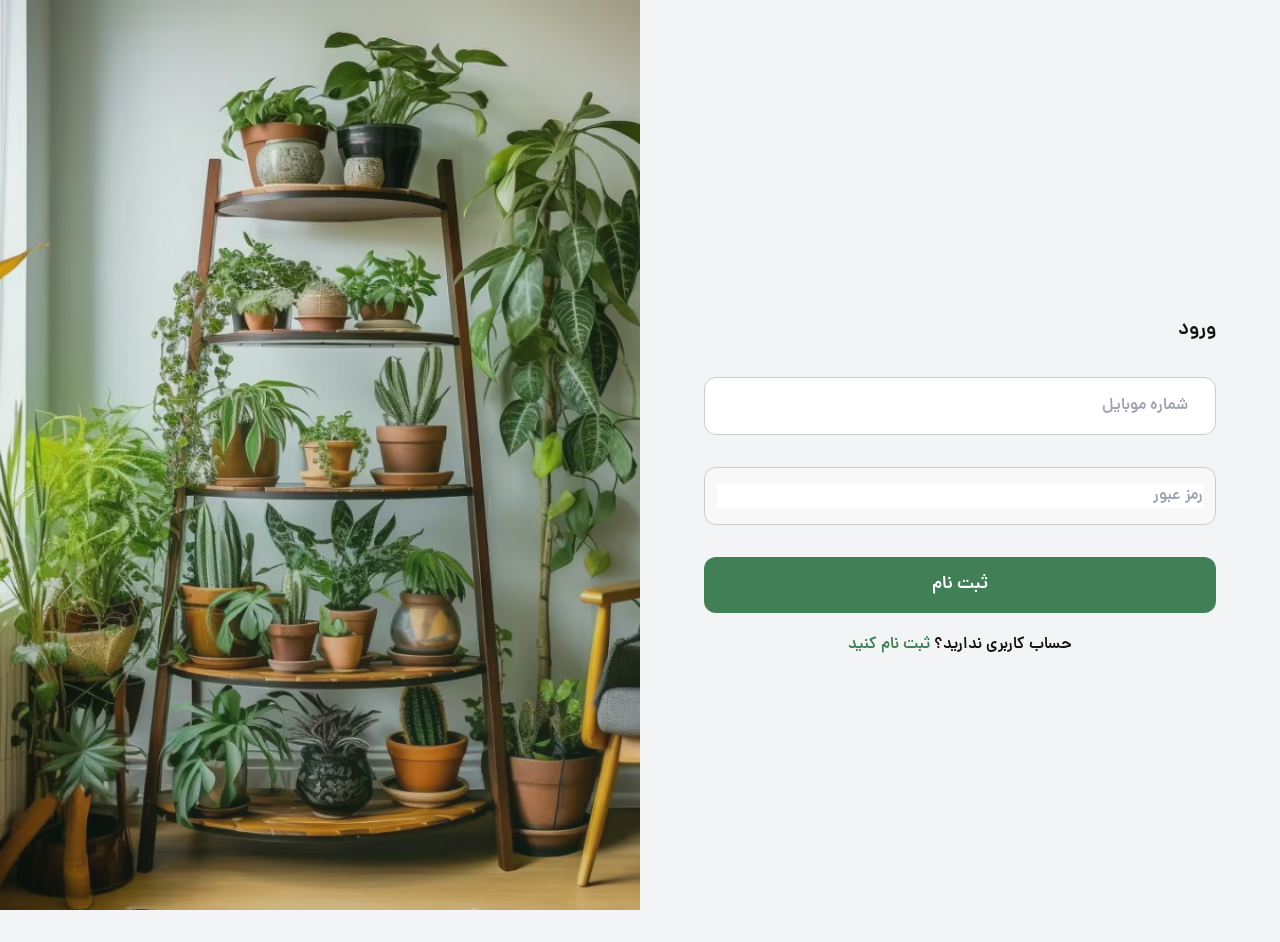
<file: public/login.html>
<!-- 
==========================
* Developer * : Amir Mohammad Sharafi Nik
========================== 
-->

<!DOCTYPE html>
<html lang="en">
  <!-- head  -->
<head>
    <meta charset="UTF-8">
    <meta name="viewport" content="width=device-width, initial-scale=1.0">
    <title>فرم ورود</title>
    <link rel="stylesheet" href="./styles/app.css">
    <link rel="icon" href="./IMG/header.png">
  </head>
  <!-- body -->
  <body class="h-screen bg-gray-100 md:overflow-hidden font-Dana">
       <!-- Mian -->
       <mian>
        <!-- Section login -->
        <section>
              <!--  GRID SECTION    -->
              <div class="grid grid-cols-1 md:grid-cols-2 h-full">  
                <!-- Img section    -->
                <div class="w-full h-full flex justify-center md:justify-start items-center ">
                  <img 
                    src="./IMG/login Img/desktop.png" 
                    class="w-auto h-auto max-w-full max-h-full object-cover  md:object-contain "
                    alt="تصویر"
                  />
              </div>
              <div class="flex items-center justify-center h-full p-4 mt-8">
                <form action="" class="w-full max-w-sm md:max-w-md lg:max-w-lg">
                  <h1 class="mb-5 md:mb-8 text-[18px] text-[#121212] md:text-xl font-DanaDemibold text-center md:text-end">
                    ورود 
                  </h1>
                  <!-- Input Number  -->
                  <div class="text-[#717171] mb-8">
                    <input 
                      id="phone"  
                      type="number" 
                      class="w-full px-3 py-4 border border-[#CBCBCB] rounded-xl text-center md:text-end focus:border-Primary focus:outline-none font-DanaDemibold focus:bg-slate-100 transition duration-200" 
                      placeholder="شماره موبایل"
                      required
                    />
                  </div>
                  <!--  Input password 1-->
                  <div class="flex items-center justify-between border border-[#CBCBCB] rounded-xl px-3 py-4 mb-8 bg-[#F8F8F8] ">
                    <input 
                      type="password" 
                      class="w-full text-center md:text-end focus:border-Primary focus:outline-none font-DanaDemibold text-[#717171] focus:bg-slate-100 focus:ring-0 transition duration-200" 
                      placeholder=" رمز عبور"
                      required
                    />
                  </div>
                  <!--  button login -->
                    <button class="bg-Primary w-full text-white text-base md:text-[18px] py-4 rounded-xl font-DanaDemibold" type="submit">
                      <a href="profile.html">                ثبت نام
                      </a>
                    </button>
                  <!-- TEXT Button -->
                  <div class="mt-4 md:mt-5">
                    <p class="text-[#121212] text-[14px] md:text-base text-center font-DanaDemibold">
                      <a href="sign.html">
                          <span class="inline-block text-Primary text-[14px] md:text-base " >ثبت نام کنید</span> 
                      </a>
                      حساب کاربری ندارید؟
                    </p>
                  </div>
                </div>
                </form>
              </div>
            </section>
       </mian> 
</body>
</html>
</file>
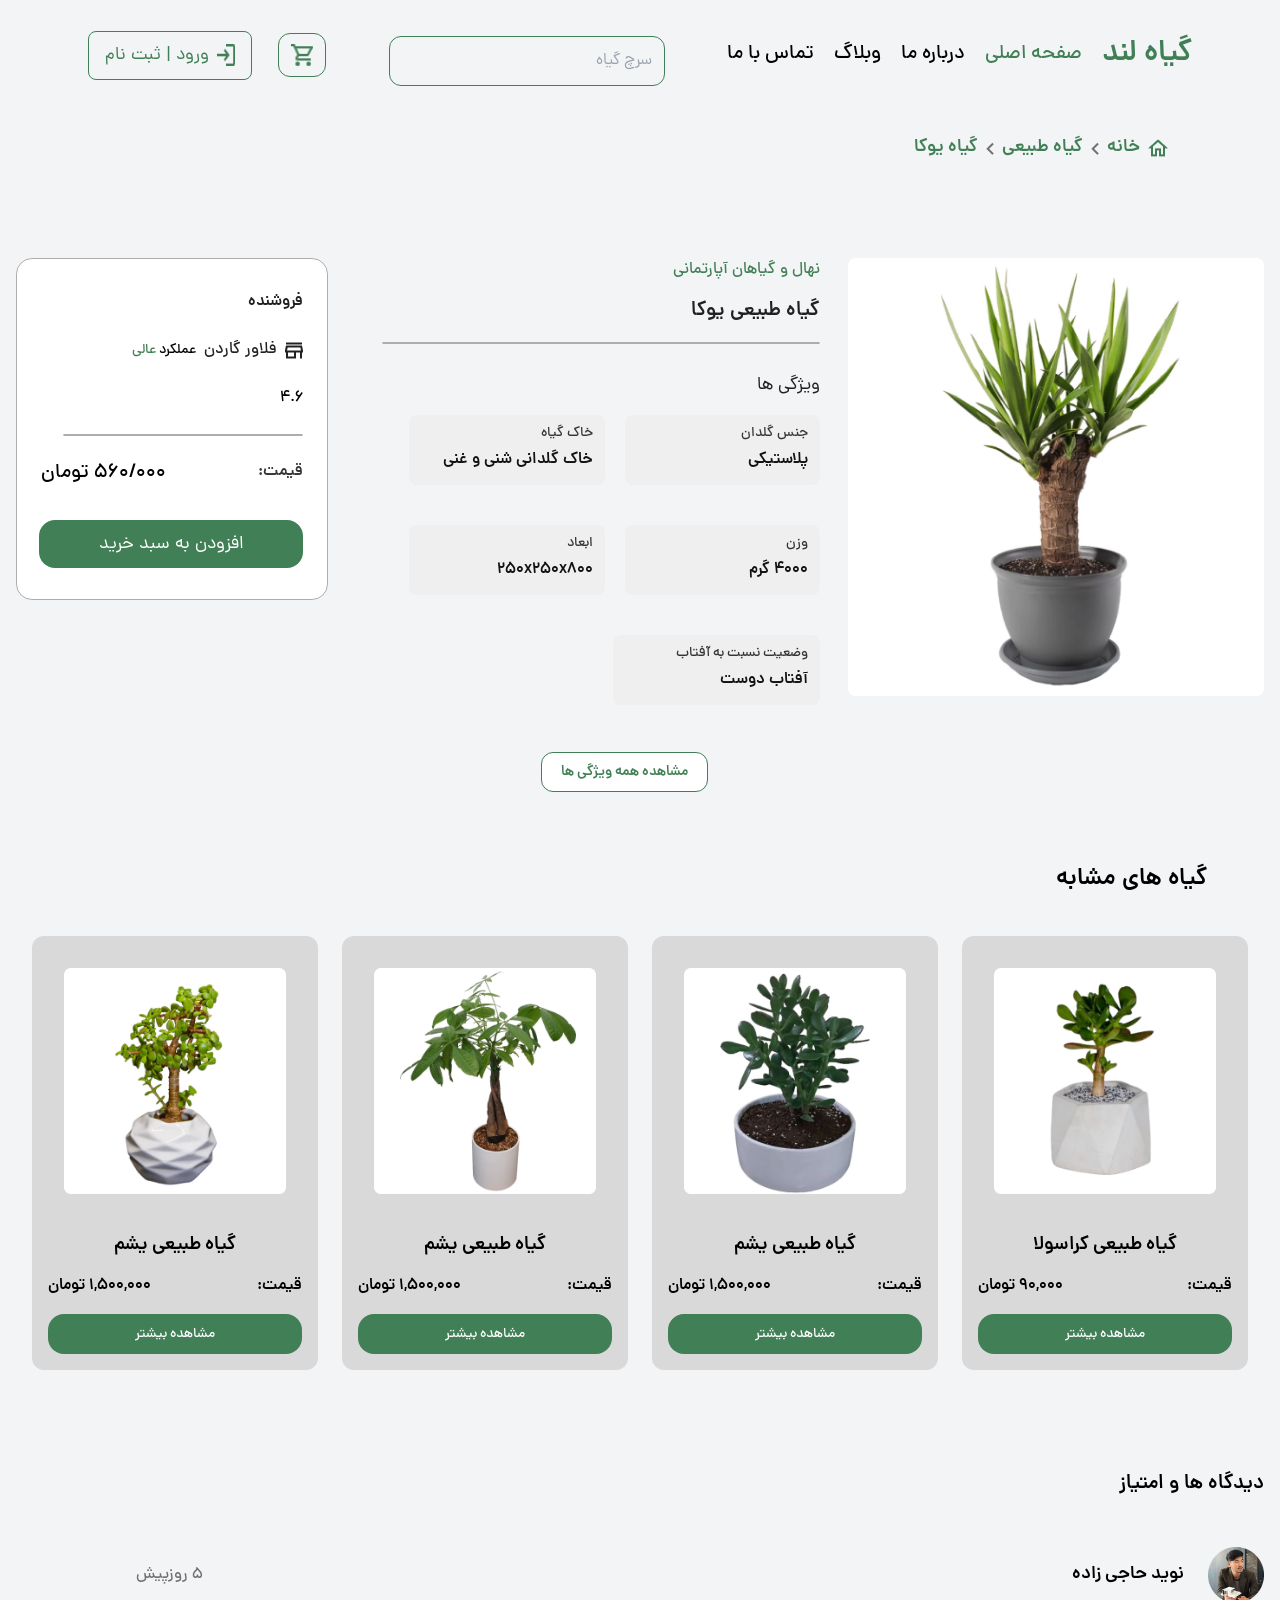
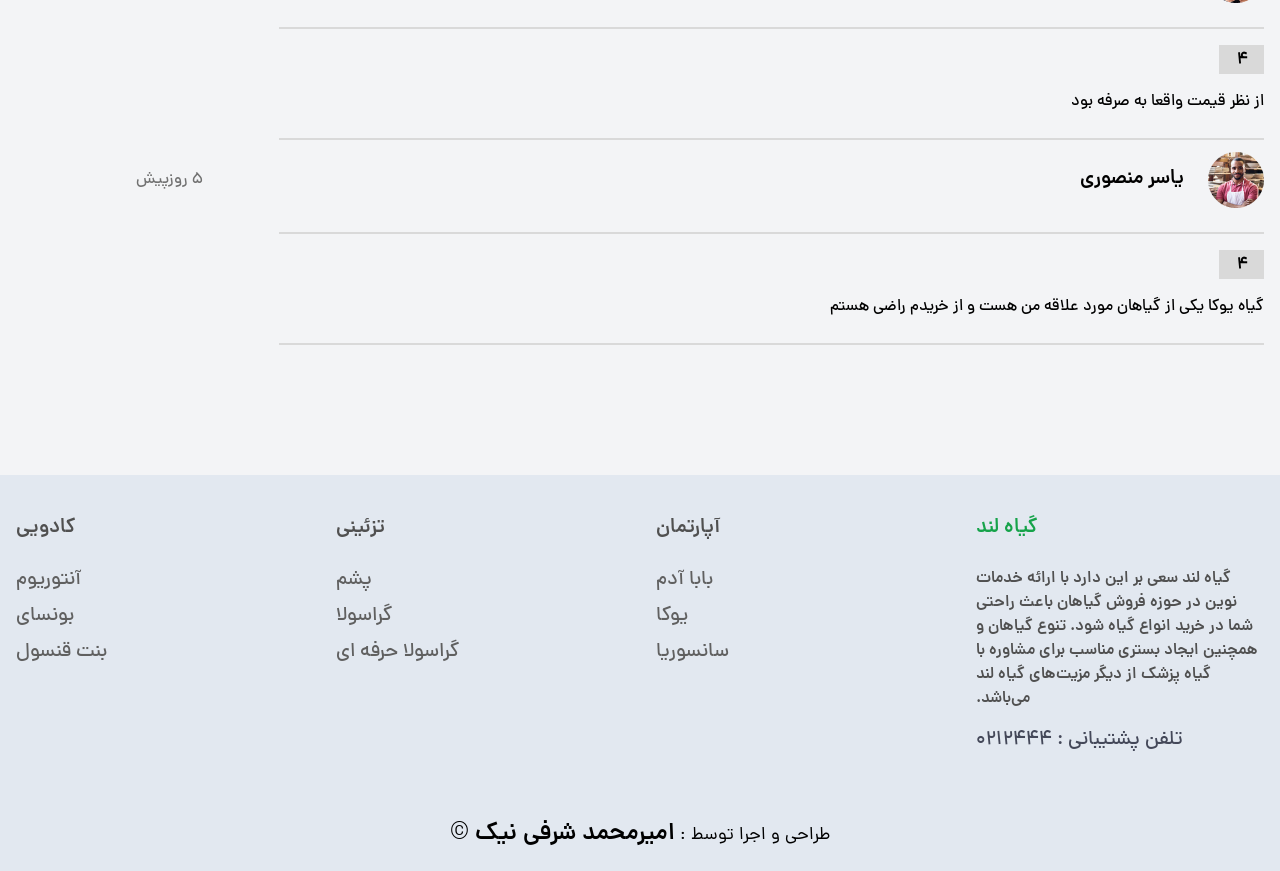
<file: public/pdf.html>
<!-- 
==========================
* Developer * : Amir Mohammad Sharafi Nik
========================== 
-->

<!DOCTYPE html>
<html lang="fa" dir="rtl">
<head>
    <meta charset="UTF-8">
    <meta name="viewport" content="width=device-width, initial-scale=1.0">
    <title>اطلاعات محصول</title>
    <link rel="stylesheet" href="./styles/app.css">
    <link rel="icon" href="./IMG/header.png">
</head>

<body class="bg-gray-100 font-Dana">
      <!-- Desktop Navbar  -->
<header class="hidden md:block  px-5 lg:px-10 py-[24px]">
     <nav class="flex justify-between flex-nowrap gap-x-2 md:gap-x-5 px-12 items-center">
       <div>
         <ul class="flex gap-x-2 lg:gap-x-5 items-center text-base lg:text-[20px]">
           <li><a href="#footer-id" class="font-DanaDemibold text-Primary text-[27px] lg:text-[30px] whitespace-nowrap">گیاه لند</a></li>
           <li class="font-DanaMedium"><a href="index.html" class="text-Primary whitespace-nowrap">صفحه اصلی</a></li>
           <li class="font-DanaMedium whitespace-nowrap hover:text-Primary transition-colors"><a href="#footer-id">درباره ما</a></li>
           <li class="font-DanaMedium whitespace-nowrap hover:text-Primary transition-colors"><a href="#">وبلاگ</a></li>
           <li class="font-DanaMedium whitespace-nowrap hover:text-Primary transition-colors"><a href="#footer-id">تماس با ما</a></li>
         </ul>
       </div>
       <input class="bg-gray-100 focus:bg-slate-200 focus:outline-none focus:transition-colors p-3 rounded-xl mt-3 text-[#737993] border border-Primary  w-[25%]" placeholder="سرچ گیاه" type="search">
       <div class="flex items-center gap-x-4 text-[20px] cursor-pointer">
         <div class="flex gap-x-3 ">
           <div style="border:1px solid #417F56;padding:10px 12px;border-radius:12px;flex-shrink:0;">
             <a href="shopping.html"><img src="./IMG/Svg/HedaerSVG (3).png" class="w-[22px] h-[22px]" alt=""></a>
           </div>
         </div>
         <div class="flex gap-x-2 items-center border border-Primary rounded-lg" style="padding:10px 16px;flex-shrink:0;margin-right:10px;">
           <a href="sign.html"><img src="./IMG/Svg/HedaerSVG (2).png" class="w-[18px] h-[22px]" alt=""></a>
           <a href="sign.html" class="hidden xl:inline-block text-Primary text-[18px]">ورود | ثبت نام</a>
         </div>
       </div>
     </nav>
</header>
<!-- Mobile Navbar  -->
<header class="block md:hidden  px-5 py-[16px]">
  <nav class="flex justify-between items-center px-4">
    <div class="flex items-center gap-x-4">
      <div style="background-color:#dddadae7;padding:15px 10px;border-radius:9.5px;cursor:pointer;" id="menu-toggle">
        <svg width="16" height="10" viewBox="0 0 16 10" fill="none" xmlns="http://www.w3.org/2000/svg">
          <path d="M0.5 10H15.5V8.33333H0.5V10ZM0.5 5.83333H15.5V4.16667H0.5V5.83333ZM0.5 0V1.66667H15.5V0H0.5Z" fill="#121212" />
        </svg>
      </div>
      <a href="#" class="font-DanaDemibold text-Primary text-base">گیاه لند</a>
    </div>
    <div class="cursor-pointer flex items-center gap-x-4 relative ">
      <div id="count-cart-badge" class=" absolute -top-1 -right-1 flex-center text-[10px] size-5 border-2 border-white  rounded-full bg-green-500 text-white  text-center">1</div>
      <div class="rounded-lg border border-Primary w-8 h-8" >
        <img src="./IMG/Svg/HedaerSVG (3).png" alt="" style="margin:5px;">
      </div>
      <div class="border border-Primary rounded-lg w-8 h-8">
        <a href="sign.html">
          <img src="./IMG/Svg/HedaerSVG (2).png" alt="" class="w-5 h-5" style="margin:5px;">
        </a>
      </div>
    </div>
  </nav>
    <!-- Mobile Navigation Menu ( Hidden)  -->
   <div id="mobile-menu" class="hidden bg-gray-100 px-5 py-[16px]"> 
    <ul class="flex flex-col gap-y-4 text-base font-DanaDemibold items-center">
      <li class=""><a href="#section-main" class="font-DanaMedium text-Primary">صفحه اصلی</a></li>
      <li class="hover:text-Primary transition-colors"><a href="#">گیاه پزشک</a></li>
      <li class="hover:text-Primary transition-colors"><a href="#footer-id">درباره ما</a></li>
      <li class="hover:text-Primary transition-colors"><a href="#footer-id">تماس با ما</a></li>
    </ul>
  </div>
  <input class="bg-gray-100 focus:bg-slate-200 focus:outline-none focus:transition-colors p-3 rounded-xl mt-3 text-[#737993] border border-Primary  w-full  type="search" placeholder="سرچ گیاه">
</header>

    <!-- Icon Section pdf -->
  <div class="flex items-center justify-start mr-4 md:mr-28 mt-6 text-sm md:text-lg gap-x-2 font-DanaDemibold text-Primary no-underline">
        <img src="./IMG/Svg/home.png" alt="خانه">
        <a href="">خانه</a>
        <img src="./IMG/Svg/arrow.png" alt="فلش">
        <a href="">گیاه طبیعی</a>
        <img src="./IMG/Svg/arrow.png" alt="فلش">
        <a href="">گیاه یوکا</a>
   </div>
<!-- Start of the main section -->
<main>
  <section class="mt-24 hidden lg:block">
    <div class="container">
      <!-- Grid layout to organize content into columns -->
      <div class="grid grid-cols-12">
        <!-- Image Column -->
        <div class="col-span-4">
          <img src="./IMG/Frame 1261153786.png" alt="Plant Image">
        </div>
        <!-- Plant Details Column -->
        <div class="col-span-5 mr-[28px] ml-[81px]">
          <div>
            <!-- Plant category and name -->
            <p class="font-DanaMedium text-base text-Primary">نهال و گیاهان آپارتمانی</p>
            <p class="mb-4 mt-4 font-DanaDemibold text-[#212121] text-xl">گیاه طبیعی یوکا</p>
          </div>
          <!-- Horizontal  -->
          <div class="border border-[#ADADAD] w-[300px] xl:w-[438px] rounded-3xl"></div>
          <div>
            <!-- Features Section -->
            <p class="mb-4 text-[#212121] text-[18px] mt-7">ویژگی ها</p>
            <!-- Features Grid Row 1 -->
            <div class="flex gap-5">
              <!-- Feature: Pot Material -->
              <div class="bg-[#EFEFEF] w-[207px] h-[70px] py-2 px-3 rounded-lg">
                <p class="text-[14px] text-[#353535] font-DanaMedium">جنس گلدان</p>
                <p class="text-base text-[#121212] mt-1 font-DanaDemibold">پلاستیکی</p>
              </div>
              <!-- Feature: Plant Soil -->
              <div class="bg-[#EFEFEF] w-[207px] h-[70px] py-2 px-3 rounded-lg">
                <p class="text-[14px] text-[#353535] font-DanaMedium">خاک گیاه</p>
                <p class="text-base text-[#121212] font-DanaDemibold mt-1">خاک گلدانی شنی و غنی</p>
              </div>
            </div>
            <!-- Features Grid Row 2 -->
            <div class="flex gap-5 mt-10">
              <!-- Feature: Weight -->
              <div class="bg-[#EFEFEF] w-[207px] h-[70px] py-2 px-3 rounded-lg">
                <p class="text-[14px] text-[#353535] font-DanaMedium">وزن</p>
                <p class="text-base text-[#121212] mt-1 font-DanaDemibold">۴۰۰۰ گرم</p>
              </div>
              <!-- Feature: Dimensions -->
              <div class="bg-[#EFEFEF] w-[207px] h-[70px] py-2 px-3 rounded-lg">
                <p class="text-[14px] text-[#353535] font-DanaMedium">ابعاد</p>
                <p class="text-base text-[#121212] mt-1 font-DanaDemibold">۲۵۰x۲۵۰x۸۰۰</p>
              </div>
            </div>
            <!-- Features Grid Row 3 -->
            <div class="flex gap-5 mt-10">
              <!-- Feature: Sunlight Requirement -->
              <div class="bg-[#EFEFEF] w-[207px] h-[70px] py-2 px-3 rounded-lg">
                <p class="text-[14px] text-[#353535] font-DanaMedium">وضعیت نسبت به آفتاب</p>
                <p class="text-base text-[#121212] mt-1 font-DanaDemibold">آفتاب دوست</p>
              </div>
            </div>
          </div>
          <!-- Button to view all features -->
          <button class="w-[167px] h-10 border border-[#417F56] bg-white md:mr-[7rem] mt-[47px] rounded-xl px-2">
            <a href="" class="text-Primary text-[14px] font-DanaDemibold">مشاهده همه ویژگی ها</a>
          </button>
        </div>
        <!-- Seller Information Column -->
        <div class="col-span-3">
          <div class="w-[312px] h-[342px] bg-white border border-[#ADADAD] py-[31px] px-6 rounded-2xl">
            <!-- Seller Title -->
            <p class="mb-6 text-base text-[#212121] font-DanaDemibold">فروشنده</p>
            <!-- Seller Info -->
            <div class="flex gap-2 items-center mb-6 mt-6">
              <img src="./IMG/Vector (5).png" alt="Seller Logo">
              <p class="text-[#212121] text-base font-DanaMedium">فلاور گاردن</p>
              <p class="text-[14px] font-DanaMedium">عملکرد <span class="text-Primary">عالی</span></p>
            </div>
            <!-- Seller Rating -->
            <span class="font-[14px] text-[#000000] font-DanaMedium">۴.۶</span>
            <!-- Horizontal separator -->
            <div class="border border-[#ADADAD] w-[240px] rounded-3xl mt-6 mb-6"></div>
            <!-- Price Section -->
            <div class="flex justify-between">
              <p class="text-[#353535] text-base font-DanaDemibold">قیمت:</p>
              <p class="text-xl font-DanaMedium">۵۶۰/۰۰۰ تومان</p>
            </div>
            <!-- Add to Cart Button -->
            <button class="w-[264px] h-12 bg-Primary rounded-2xl px-4 mt-8">
              <a href="" class="text-white text-[18px] tracking-normal">افزودن به سبد خرید</a>
            </button>
          </div>
        </div>
      </div>
    </div>
  </section>
  <!-- Section for Similar Plants -->
  <section class="mt-[72px] hidden lg:block">
    <div class="container">
      <!-- Section Title -->
      <p class="text-start text-base md:text-2xl md:mr-14 font-DanaDemibold mb-6">گیاه های مشابه</p>
  
      <!-- Grid Container -->
      <div class="flex justify-center items-center">
        <div class="grid grid-cols-4 gap-6 p-4">
  
          <!-- Card 1: Crassula Plant -->
          <div class="w-full h-auto p-4 bg-[#D9D9D9] rounded-xl mx-auto">
            <img src="./IMG/Img tazini/Frame 11 (1).png" class="w-full pb-6 p-4 rounded-lg" alt="گیاه طبیعی کراسولا">
            <p class="mt-4 text-base sm:text-[19px] font-DanaDemibold text-center">گیاه طبیعی کراسولا</p>
            <div class="flex justify-between mt-4">
              <p class="font-DanaDemibold">قیمت:</p>
              <p class="font-DanaDemibold">۹۰,۰۰۰ تومان</p>
            </div>
            <button class="bg-Primary w-full h-10 rounded-2xl flex items-center justify-center mt-4 hover:bg-[#356947]">
              <span class="font-DanaMedium text-[14px] text-white">مشاهده بیشتر</span>
            </button>
          </div>
          <!-- Card 2: Jade Plant -->
          <div class="w-full h-auto p-4 bg-[#D9D9D9] rounded-xl mx-auto">
            <img src="./IMG/Img tazini/Frame 11 (2).png" class="w-full pb-6 p-4 rounded-lg" alt="گیاه طبیعی یشم">
            <p class="mt-4 text-base sm:text-[19px] font-DanaDemibold text-center">گیاه طبیعی یشم</p>
            <div class="flex justify-between mt-4">
              <p class="font-DanaDemibold">قیمت:</p>
              <p class="font-DanaDemibold">۱,۵۰۰,۰۰۰ تومان</p>
            </div>
            <button class="bg-Primary w-full h-10 rounded-2xl flex items-center justify-center mt-4 hover:bg-[#356947]">
              <span class="font-DanaMedium text-[14px] text-white">مشاهده بیشتر</span>
            </button>
          </div>
          <!-- Card 3: Jade Plant Duplicate -->
          <div class="w-full h-auto p-4 bg-[#D9D9D9] rounded-xl mx-auto">
            <img src="./IMG/Img tazini/Frame 11 (3).png" class="w-full pb-6 p-4 rounded-lg" alt="گیاه طبیعی یشم">
            <p class="mt-4 text-base sm:text-[19px] font-DanaDemibold text-center">گیاه طبیعی یشم</p>
            <div class="flex justify-between mt-4">
              <p class="font-DanaDemibold">قیمت:</p>
              <p class="font-DanaDemibold">۱,۵۰۰,۰۰۰ تومان</p>
            </div>
            <button class="bg-Primary w-full h-10 rounded-2xl flex items-center justify-center mt-4 hover:bg-[#356947]">
              <span class="font-DanaMedium text-[14px] text-white">مشاهده بیشتر</span>
            </button>
          </div>  
          <!-- Card 4: Jade Plant Duplicate -->
          <div class="w-full h-auto p-4 bg-[#D9D9D9] rounded-xl mx-auto">
            <img src="./IMG/Img tazini/Frame 11 (4).png" class="w-full pb-6 p-4 rounded-lg" alt="گیاه طبیعی یشم">
            <p class="mt-4 text-base sm:text-[19px] font-DanaDemibold text-center">گیاه طبیعی یشم</p>
            <div class="flex justify-between mt-4">
              <p class="font-DanaDemibold">قیمت:</p>
              <p class="font-DanaDemibold">۱,۵۰۰,۰۰۰ تومان</p>
            </div>
            <button class="bg-Primary w-full h-10 rounded-2xl flex items-center justify-center mt-4 hover:bg-[#356947]">
              <span class="font-DanaMedium text-[14px] text-white">مشاهده بیشتر</span>
            </button>
          </div>
        </div>
      </div>
    </div>
  </section>
  
  <!-- Comments and Ratings Section -->
  <section class="mt-[85px] mb-[85px] hidden lg:block">
    <div class="container">
      <!-- Section Title -->
      <p class="text-xl font-DanaDemibold mb-12">دیدگاه ها و امتیاز</p>
      <!-- Comment Block -->
      <div class="flex justify-between">
        <!-- Comment Author Info -->
        <div class="flex gap-x-6 items-center">
          <img src="./IMG/Container.png" alt="Author Image">
          <p class="text-base md:text-[18px] font-DanaDemibold">نوید حاجی زاده</p>
        </div>
        <!-- Date and Interaction Icons -->
        <div class="flex gap-x-2 items-center">
          <p class="text-base  text-[#717171] font-DanaMedium">5 روزپیش</p>
          <!-- Interactive Icons: Comment, Share, Like -->
          <svg width="32" height="32" viewBox="0 0 32 32" fill="none" xmlns="http://www.w3.org/2000/svg">
            <path d="..." fill="#353535" />
          </svg>
          <svg width="32" height="32" viewBox="0 0 32 32" fill="none" xmlns="http://www.w3.org/2000/svg">
            <path d="..." fill="#353535" />
          </svg>
          <svg width="32" height="32" viewBox="0 0 32 32" fill="none" xmlns="http://www.w3.org/2000/svg">
            <path d="..." fill="#353535" />
          </svg>
        </div>
      </div>
      <!-- Divider -->
      <div class="w-[985px] border border-[#D9D9D9] mt-6"></div>
      <!-- Comment Rating -->
      <div class="rating-container" style="width: 45px; height: 29px; background-color: #D9D9D9; padding: 0 8px; display: flex; justify-content: center; align-items: center; margin-top: 1rem;">
        <strong>4</strong>
      </div>
      <!-- Comment Text -->
      <p class="mt-4 font-DanaMedium text-base ">از نظر قیمت واقعا به صرفه بود</p>
      <!-- Divider -->
      <div class="w-[985px] border border-[#D9D9D9] mt-6"></div>
      <!-- Second Comment Block -->
      <div class="flex justify-between mt-3">
        <!-- Comment Author Info -->
        <div class="flex gap-x-6 items-center">
          <img src="./IMG/nazar.png" alt="Author Image">
          <p class="  text-xl font-DanaDemibold">یاسر منصوری</p>
        </div>
        <!-- Date and Interaction Icons -->
        <div class="flex gap-x-2 items-center">
          <p class=" text-base text-[#717171] font-DanaMedium">5 روزپیش</p>
          <!-- Interactive Icons -->
          <svg width="32" height="32" viewBox="0 0 32 32" fill="none" xmlns="http://www.w3.org/2000/svg">
            <path d="..." fill="#353535" />
          </svg>
          <svg width="32" height="32" viewBox="0 0 32 32" fill="none" xmlns="http://www.w3.org/2000/svg">
            <path d="..." fill="#353535" />
          </svg>
          <svg width="32" height="32" viewBox="0 0 32 32" fill="none" xmlns="http://www.w3.org/2000/svg">
            <path d="..." fill="#353535" />
          </svg>
        </div>
      </div>
      <!-- Divider -->
      <div class="w-[985px] border border-[#D9D9D9] mt-6"></div>
      <!-- Comment Rating -->
      <div class="rating-container" style="width: 45px; height: 29px; background-color: #D9D9D9; padding: 0 8px; display: flex; justify-content: center; align-items: center; margin-top: 1rem;">
        <strong>4</strong>
      </div>
      <!-- Comment Text -->
      <p class="mt-4 font-DanaMedium text-base">گیاه یوکا یکی از گیاهان مورد علاقه من هست و از خریدم راضی هستم</p>
      <!-- Final Divider -->
      <div class="w-[985px] border border-[#D9D9D9] mt-6"></div>
    </div>
  </section>       
      <!-- Comments and Ratings Section Mobile -->
  <section class="mb-10 mt-[65px]  block lg:hidden">
        <div class="container">
          <div class="flex justify-center items-center">
            <div>
              <img src="./IMG/Frame 1261153786.png" alt="">
            </div>
          </div>
          <div>
            <p class="text-center text-[#212121] text-base mt-8 mb-8 font-DanaDemibold">گیاه طبیعی یوکا</p>  
          </div>
          <div>
            <div  class="flex gap-x-3 justify-center items-center mb-4">
              <button class="w-[85px] h-[50px] bg-[#D9D9D9]  p-3 rounded-xl whitespace-nowrap ">
                <p class="text-xs font-DanaMedium text-[#353535]  ">کیفیت فرش</p>
                <p class="text-xs font-DanaMedium text-[#121212]">درجه یک</p>
              </button>
              <button class="w-[85px] h-[50px] bg-[#D9D9D9]  p-3 rounded-xl  whitespace-nowrap ">
                <p class="text-xs font-DanaMedium text-[#353535]   ">رنگ زمینه</p> 
                <p class="text-xs font-DanaMedium text-[#121212] ">آبی</p>
              </button>
              <button class="w-[160px] h-[40px]  bg-white p-3 rounded-xl whitespace-nowrap ">
                <p class="text-[14px] rounded-xl font-DanaMedium text-Primary whitespace-nowrap">مشاهده همه ویژگی ها</p> 
              </button>
            </div>
          </div>
          <hr>    
          <div class="mx-auto mb-20">
            <p class="mt-[56px] mb-6 text-[#212121] text-base font-DanaDemibold">فروشنده</p>
            <div class="flex gap-x-2 font-DanaDemibold">
              <p class="text-[#212121] text-base">فلاور گاردن</p>
              <p class="text-[14px] text-[#212121]">عملکرد عالی</p>
            </div>
            <p class="mb-5 mt-6 text-[14px] text-[#000000]">۴.۶</p>
            <hr>
            <div class="flex justify-between mt-6 mb-6">
              <p class="text-[#212121] text-[14px] font-DanaDemibold">قیمت:</p>
              <p class="text-[#121212] text-[18px] font-DanaDemibold">۵۶۰/۰۰۰ تومان</p>
            </div>
            <button class=" w-full h-10  bg-Primary  text-white rounded-xl  text-[14px]">افزودن به سبد خرید</button>
          </div>
          <!-- Section Commnet -->
          <section class="mt-8 mb-8 block lg:hidden">
            <div class="container">
              <p class="text-xl font-DanaDemibold mb-6 text-center">دیدگاه‌ها و امتیاز</p>
              
             <!-- comment -->
              <div class="mb-6">
                <div class="flex flex-col sm:flex-row justify-between items-start sm:items-center gap-4">
                  <div class="flex items-center gap-4">
                    <img src="./IMG/Container.png" alt="" class="w-12 h-12 rounded-full">
                    <p class="text-sm  font-DanaDemibold">یاسر احمدی</p>
                  </div>
                  <div class="flex items-center gap-3 text-xs text-gray-600 font-DanaMedium">
                    <p>۵ روز پیش</p>
                    <div class="flex gap-2">
                      <svg width="24" height="24" viewBox="0 0 32 32" fill="none" xmlns="http://www.w3.org/2000/svg">
                        <path d="M11.0002 14.3333C10.0835 14.3333 9.3335 15.0833 9.3335 16C9.3335 16.9166 10.0835 17.6666 11.0002 17.6666C11.9168 17.6666 12.6668 16.9166 12.6668 16C12.6668 15.0833 11.9168 14.3333 11.0002 14.3333ZM21.0002 14.3333C20.0835 14.3333 19.3335 15.0833 19.3335 16C19.3335 16.9166 20.0835 17.6666 21.0002 17.6666C21.9168 17.6666 22.6668 16.9166 22.6668 16C22.6668 15.0833 21.9168 14.3333 21.0002 14.3333ZM16.0002 14.3333C15.0835 14.3333 14.3335 15.0833 14.3335 16C14.3335 16.9166 15.0835 17.6666 16.0002 17.6666C16.9168 17.6666 17.6668 16.9166 17.6668 16C17.6668 15.0833 16.9168 14.3333 16.0002 14.3333Z" fill="#353535"/>
                      </svg>
                    </div>
                  </div>
                </div>
                <div class="border border-gray-300 mt-4"></div>
                <div class="bg-gray-200 text-center text-sm font-bold w-12 h-8 flex justify-center items-center mx-auto mt-4 rounded">4</div>
                <p class="mt-4 text-gray-700 text-sm text-center font-DanaDemibold">از نظر قیمت واقعاً به صرفه بود</p>
                <div class="border border-gray-300 mt-6"></div>
              </div>
             <!-- comment -->
              <div class="mb-6">
                <div class="flex flex-col sm:flex-row justify-between items-start sm:items-center gap-4">
                  <div class="flex items-center gap-4">
                    <img src="./IMG/nazar.png" alt="" class="w-12 h-12 rounded-full">
                    <p class="text-sm font-DanaDemibold">نوید حاجی زاده</p>
                  </div>
                  <div class="flex items-center gap-3 text-xs text-gray-600 font-DanaMedium">
                    <p>۵ روز پیش</p>
                    <div class="flex gap-2">
                      <svg width="24" height="24" viewBox="0 0 32 32" fill="none" xmlns="http://www.w3.org/2000/svg">
                        <path d="M11.0002 14.3333C10.0835 14.3333 9.3335 15.0833 9.3335 16C9.3335 16.9166 10.0835 17.6666 11.0002 17.6666C11.9168 17.6666 12.6668 16.9166 12.6668 16C12.6668 15.0833 11.9168 14.3333 11.0002 14.3333ZM21.0002 14.3333C20.0835 14.3333 19.3335 15.0833 19.3335 16C19.3335 16.9166 20.0835 17.6666 21.0002 17.6666C21.9168 17.6666 22.6668 16.9166 22.6668 16C22.6668 15.0833 21.9168 14.3333 21.0002 14.3333ZM16.0002 14.3333C15.0835 14.3333 14.3335 15.0833 14.3335 16C14.3335 16.9166 15.0835 17.6666 16.0002 17.6666C16.9168 17.6666 17.6668 16.9166 17.6668 16C17.6668 15.0833 16.9168 14.3333 16.0002 14.3333Z" fill="#353535"/>
                      </svg>
                    </div>
                  </div>
                </div>
                <div class="border border-gray-300 mt-4"></div>
                <div class="bg-gray-200 text-center text-sm font-bold w-12 h-8 flex justify-center items-center mx-auto mt-4 rounded">4</div>
                <p class="mt-4 text-gray-700 text-sm text-center font-DanaDemibold">گیاه یوکا یکی از گیاهان مورد علاقه من هست و از خریدم راضی هستم</p>
                <div class="border border-gray-300 mt-6"></div>
              </div>
            </div>
          </section>
          
        </div>
  </section>
  <!-- Footer -->
  <footer class=" bg-slate-200 pt-10 pb-5 mt-[64px] lg:mt-[130px]" id="footer-id">
        <div class="container ">
          <div class="grid grid-cols-1 lg:grid-cols-4 gap-8 text-center lg:text-left">
            
            <!-- column 2 -->
            <div class="space-y-4 mx-auto lg:mx-0 order-2 lg:order-1">
              <p class="text-[18px] md:text-xl font-semibold text-green-600 mb-3 md:mb-6 font-DanaDemibold">گیاه لند</p>
              <p class="text-[#505050] leading-5 text-[14px]  md:text-base font-DanaDemibold">
                گیاه لند سعی بر این دارد با ارائه خدمات نوین در حوزه فروش گیاهان باعث راحتی شما در خرید انواع گیاه شود.
                تنوع گیاهان و همچنین ایجاد بستری مناسب برای مشاوره با گیاه پزشک از دیگر مزیت‌های گیاه لند می‌باشد.
              </p>
              <div class="text-[#444859] text-base md:text-xl mt-10 md:mt-[51px] font-DanaMedium" id="section-footer">
                <span class="inline-block">تلفن پشتیبانی  :  </span>
                <span class="inline-block "> 0212۴44 </span>
              </div>
            </div>
            
             <!-- column 1 -->
            <div class="space-y-2 mx-auto lg:mx-0 order-1 lg:order2 ">
              <p class="text-[#505050] text-base md:text-xl font-DanaDemibold  mb-6">آپارتمان</p>
              <p class="text-[#606060] text-base md:text-xl font-DanaMedium">بابا آدم</p>
              <p class="text-[#606060] text-base md:text-xl font-DanaMedium">یوکا</p>
              <p class="text-[#606060] text-base md:text-xl font-DanaMedium">سانسوریا</p>
            </div>
             <!-- column 2 -->
            <div class="space-y-2 mx-auto lg:mx-0 order-1 lg:order2">
              <p class="text-[#505050] text-base md:text-xl font-DanaDemibold  mb-6">تزئینی</p>
              <p class="text-[#606060] text-base md:text-xl font-DanaMedium">پشم</p>
              <p class="text-[#606060] text-base md:text-xl font-DanaMedium">گراسولا</p>
              <p class="text-[#606060] text-base md:text-xl font-DanaMedium">گراسولا حرفه ای</p>
            </div>
            
           <!-- column 3 -->
            <div class="space-y-2 mx-auto lg:mx-0 order-1 lg:order2">
              <p class="text-[#505050] text-base md:text-xl font-DanaDemibold  mb-6">کادویی</p>
              <p class="text-[#606060] text-base md:text-xl font-DanaMedium">آنتوریوم</p>
              <p class="text-[#606060] text-base md:text-xl font-DanaMedium">بونسای</p>
              <p class="text-[#606060] text-base md:text-xl font-DanaMedium">بنت قنسول</p>
            </div>
          </div>
          <!-- Name Developer -->
          <div class="flex justify-center items-center mt-10 md:mt-16 px-4">
            <p class="text-center text-sm md:text-base lg:text-lg">
              طراحی و اجرا توسط : 
              <span class="text-primary text-[16px] md:text-xl lg:text-2xl font-DanaDemibold">
                امیرمحمد شرفی نیک &copy;
              </span>
            </p>
          </div>
        </div>
  </footer>
      <!--End Footer -->
</main>
<script src="./scripts/index.js"></script>
</body>
</html>
</file>
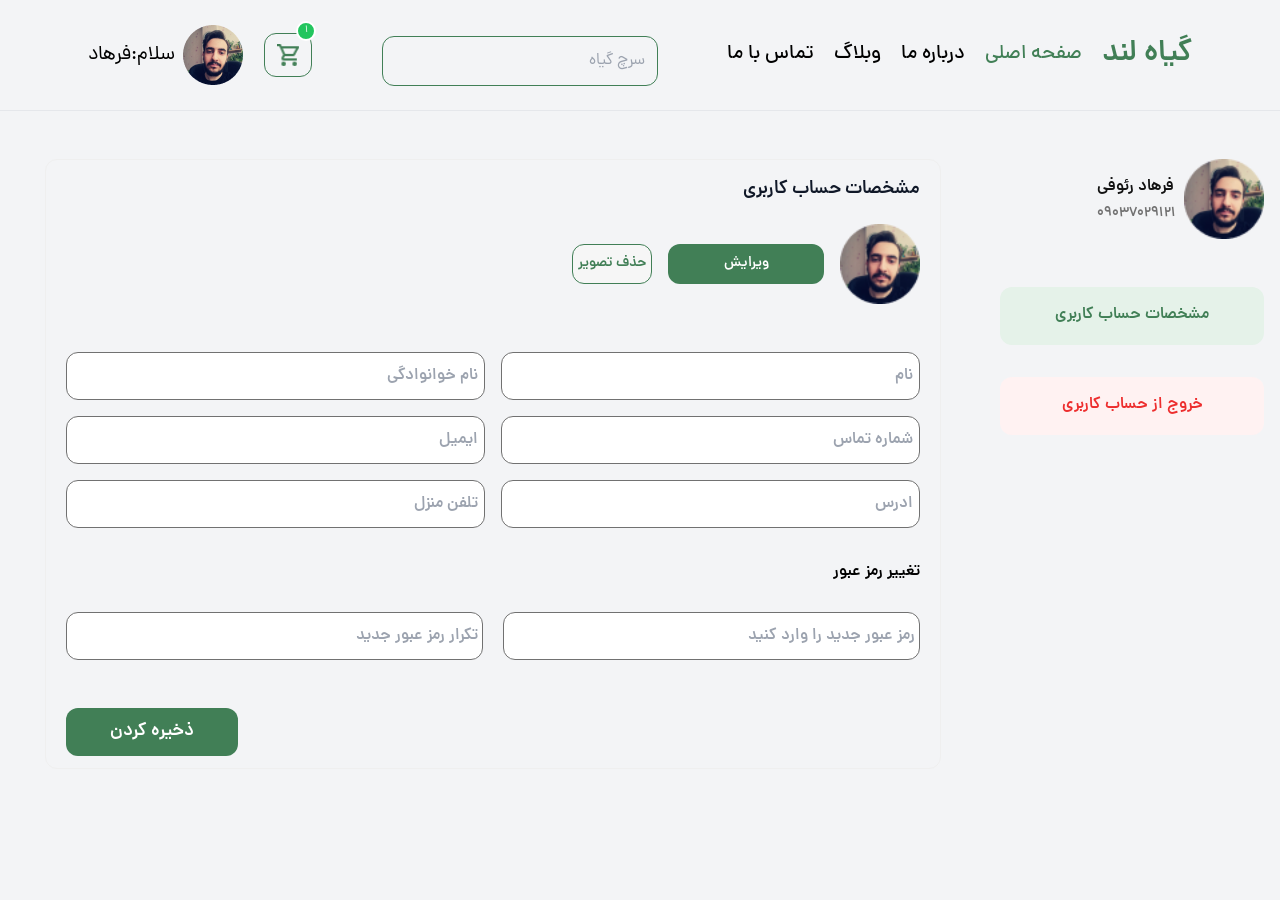
<file: public/profile.html>
<!-- 
==========================
* Developer * : Amir Mohammad Sharafi Nik
========================== 
-->

<!DOCTYPE html>
<html lang="fa" dir="rtl">
<head>
    <meta charset="UTF-8">
    <meta name="viewport" content="width=device-width, initial-scale=1.0">
    <title>پروفایل</title>
    <link rel="stylesheet" href="./styles/app.css">
    <link rel="icon" href="./IMG/header.png">
</head>
<body class="bg-gray-100 font-Dana overflow-auto">
<!-- --- Desktop --- -->
<header class="hidden md:block  px-5 lg:px-10 py-[24px]"> 
      <nav class="flex justify-between flex-nowrap gap-x-2 md:gap-x-5 px-12 items-center">
        <!-- Left Side Navigation -->
        <div>
          <ul class="flex gap-x-2 lg:gap-x-5 items-center text-base lg:text-[20px] ">
            <li>
              <a href="#" class="font-DanaDemibold  text-Primary text-[27px] lg:text-[30px] whitespace-nowrap">گیاه لند</a>
            </li>
            <li class="font-DanaMedium ">
              <a href="index.html" class="text-Primary whitespace-nowrap">صفحه اصلی</a>
            </li>
            <li class="font-DanaMedium whitespace-nowrap hover:text-Primary transition-colors">
              <a href="index.html">درباره ما</a>
            </li>
            <li class="font-DanaMedium whitespace-nowrap hover:text-Primary transition-colors">
              <a href="#">وبلاگ</a>
            </li>
            <li class="font-DanaMedium whitespace-nowrap hover:text-Primary transition-colors">
              <a href="index.html">تماس با ما</a>
            </li>
          </ul>
        </div>
        <input class="bg-gray-100 focus:bg-slate-200 focus:outline-none focus:transition-colors p-3 rounded-xl mt-3 text-[#737993] border border-Primary  w-[25%]" placeholder="سرچ گیاه" type="search"></input>
        <!-- Right Side Navigation (Icons & Login) -->
        <div class="flex items-center gap-x-4 text-[20px] cursor-pointer relative">
             <!-- Aftter Elemnet -->
        <div id="count-cart-badge" class=" absolute -top-1 -right-1 flex-center text-[10px] size-5 border-2 border-white  rounded-full bg-green-500 text-white  text-center">1</div>
          <!--  Shopping Icons -->
          <div class="flex gap-x-3">
            <div style="border: 1px solid #417F56; padding: 10px 12px; border-radius: 12px; flex-shrink: 0;">
              <a href="shopping.html">
                <img src="./IMG/Svg/HedaerSVG (3).png" class="w-[22px] h-[22px]" alt="">
              </a>
            </div>
          </div>
          <!-- profile Svg -->
            <a href="profile.html" class="flex items-center gap-x-2">
              <img src="./IMG/Frame 1261154035 (1).png " class="sm:mr-[5px]" alt="">
              <p>سلام:فرهاد</p>
            </a>
          </div>
        </div>
      </nav>
</header>     
      
  <!-- Mobile Navbar -->
  <header class="block md:hidden bg-gray-100 px-5 py-[16px]">
    <nav class="flex justify-between items-center px-4">
      <!-- Left Side (Menu Toggle and Logo) -->
      <div class="flex items-center gap-x-4">
        <div style="background-color: #dddadae7; padding: 15px 10px; border-radius: 9.5px; cursor: pointer;" id="menu-toggle">
          <svg width="16" height="10" viewBox="0 0 16 10" fill="none" xmlns="http://www.w3.org/2000/svg">
            <path d="M0.5 10H15.5V8.33333H0.5V10ZM0.5 5.83333H15.5V4.16667H0.5V5.83333ZM0.5 0V1.66667H15.5V0H0.5Z" fill="#121212"/>
          </svg>
        </div>
        <a href="#" class="font-DanaDemibold text-Primary text-base">گیاه لند</a>
      </div>
      <!-- Right Side (Icons) -->
      <div class="cursor-pointer flex items-center gap-x-4">
        <div class="rounded-lg border border-Primary w-8 h-8">
          <img src="./IMG/Svg/HedaerSVG (3).png" alt="" style="margin: 5px;">
        </div>
        <div class="">
          <a href="profile.html">
            <img src="./IMG/img shopping/button.png " class="w-8 h-8  md:w-12 md:h-12 rounded-full"  alt="">
          </a>
        </div>
      </div>
    </nav>
    <!-- Mobile Navigation Menu ( Hidden)  -->
    <div id="mobile-menu" class="hidden bg-gray-100 px-5 py-[16px]"> 
      <ul class="flex flex-col gap-y-4 text-base font-DanaDemibold items-center">
        <li><a href="index.html" class="font-DanaMedium text-Primary">صفحه اصلی</a></li>
        <li><a href="index.html">گیاه پزشک</a></li>
        <li><a href="index.html">وبلاگ</a></li>
        <li><a href="index.html">تماس با ما</a></li>
      </ul>
    </div> 
        <input class="   focus:bg-slate-200 focus:outline-none focus:transition-colors w-full p-3 rounded-xl mt-3 font-DanaDemibold border border-Primary bg-gray-100" type="search" placeholder="سرچ گیاه"> 
   </header>    
    <!-- space -->
    <hr>
<!--Start Coding Main-->
<main>
  <!-- Section Profile -->
  <section class="mt-12">
    <div class="container flex flex-wrap gap-6">
      <!-- Right profile -->
      <div class="text-center md:text-left w-full md:w-auto">
        <div class="flex gap-x-2 mb-12 items-center justify-center md:justify-start">
          <img src="./IMG/Frame 1261154035 (1).png" alt="" class="w-20 h-20">
          <div>
            <p class="text-base text-[#121212] font-DanaDemibold">فرهاد رئوفی</p>
            <p class="text-[14px] text-[#717171] mt-1 font-DanaDemibold">۰۹۰۳۷۰۲۹۱۲۱</p>
          </div>
        </div>
        <!-- User Info -->
        <div class="flex-col inline-flex space-y-3 font-DanaDemibold">
          <div class="hidden lg:block">
            <p  class="w-full text-Primary bg-Special p-4 rounded-xl text-center mb-8 h-[58px]">مشخصات حساب کاربری</p>
            <a href="index.html">
              <p class="bg-[#FFF2F2] rounded-xl px-2 w-full sm:w-[264px] h-[58px] p-4 text-center text-[#ED2E2E]">خروج از حساب کاربری</p>
            </a>
          </div>
        </div>
      </div>
      <!-- Left profile -->
      <div class="w-full md:w-auto">
        <div class="block mr-[35px] border border-[#EFEFEF] py-3 px-5 rounded-xl" id="useraccount-section">
          <h1 class="mb-5 text-[#101828] font-DanaDemibold text-[18.4px] mt-1">مشخصات حساب کاربری</h1>
          <div class="flex items-center justify-center sm:justify-start gap-x-4 mb-12">
            <img src="./IMG/Frame 1261154035 (1).png" alt="" class="w-20 h-20">
            <button class="bg-Primary rounded-xl w-full sm:w-[156px] h-10 text-center text-[14px] text-white font-DanaDemibold px-2">ویرایش</button>
            <button class="bg-[#F6F6F6] border w-full sm:w-[80px] h-10 border-Primary rounded-xl text-Primary text-[14px] py-1 whitespace-nowrap px-1 font-DanaDemibold">حذف تصویر</button>
          </div>
          <!-- Form fields for user details -->
          <div class="grid grid-cols-1 sm:grid-cols-2 md:grid-cols-2 gap-4 text-[#717171]">
            <input type="text" class="w-full text-base font-DanaDemibold h-12 rounded-xl border border-[#717171] pr-[5.7px]" required placeholder="نام">
            <input type="text" class="w-full text-base font-DanaDemibold h-12 rounded-xl border border-[#717171] pr-[5.7px]" required placeholder="نام خوانوادگی">
            <input type="text" class="w-full text-base font-DanaDemibold h-12 rounded-xl border border-[#717171] pr-[5.7px]" required placeholder="شماره تماس">
            <input type="text" class="w-full text-base font-DanaDemibold h-12 rounded-xl border border-[#717171] pr-[5.7px]" required placeholder="ایمیل">
            <input type="text" class="w-full text-base font-DanaDemibold h-12 rounded-xl border border-[#717171] pr-[5.7px]" required placeholder="ادرس">
            <input type="text" class="w-full text-base font-DanaDemibold h-12 rounded-xl border border-[#717171] pr-[5.7px]" required placeholder="تلفن منزل">
          </div>
          <!-- Password change section -->
          <div class="mt-8">
            <h1 class="text-black font-DanaDemibold mt-2 text-base">تغییر رمز عبور</h1>
            <div class="grid grid-cols-1 sm:grid-cols-2 gap-5 mt-7">
              <input type="text" class="w-full sm:w-[417px] h-12 text-base font-DanaDemibold rounded-xl border border-[#717171] pr-[4px]"   required placeholder="رمز عبور جدید را وارد کنید">
              <input type="text" class="w-full sm:w-[417px] h-12 text-base font-DanaDemibold rounded-xl border border-[#717171] pr-[4px]"   required placeholder="تکرار رمز عبور جدید">
            </div>
          </div>
          <div class="flex justify-end mt-12 items-center">
            <button class="w-full sm:w-[172px] h-12 px-4 rounded-xl bg-Primary text-center text-white font-DanaDemibold text-[18px]" type="submit">ذخیره کردن</button>
          </div>
        </div>
      </div>
    </div>
  </section>
</main>
<!-- -- End Coding Main -- -->
<script src="./scripts/index.js"></script>  
</body>
</html>
</file>
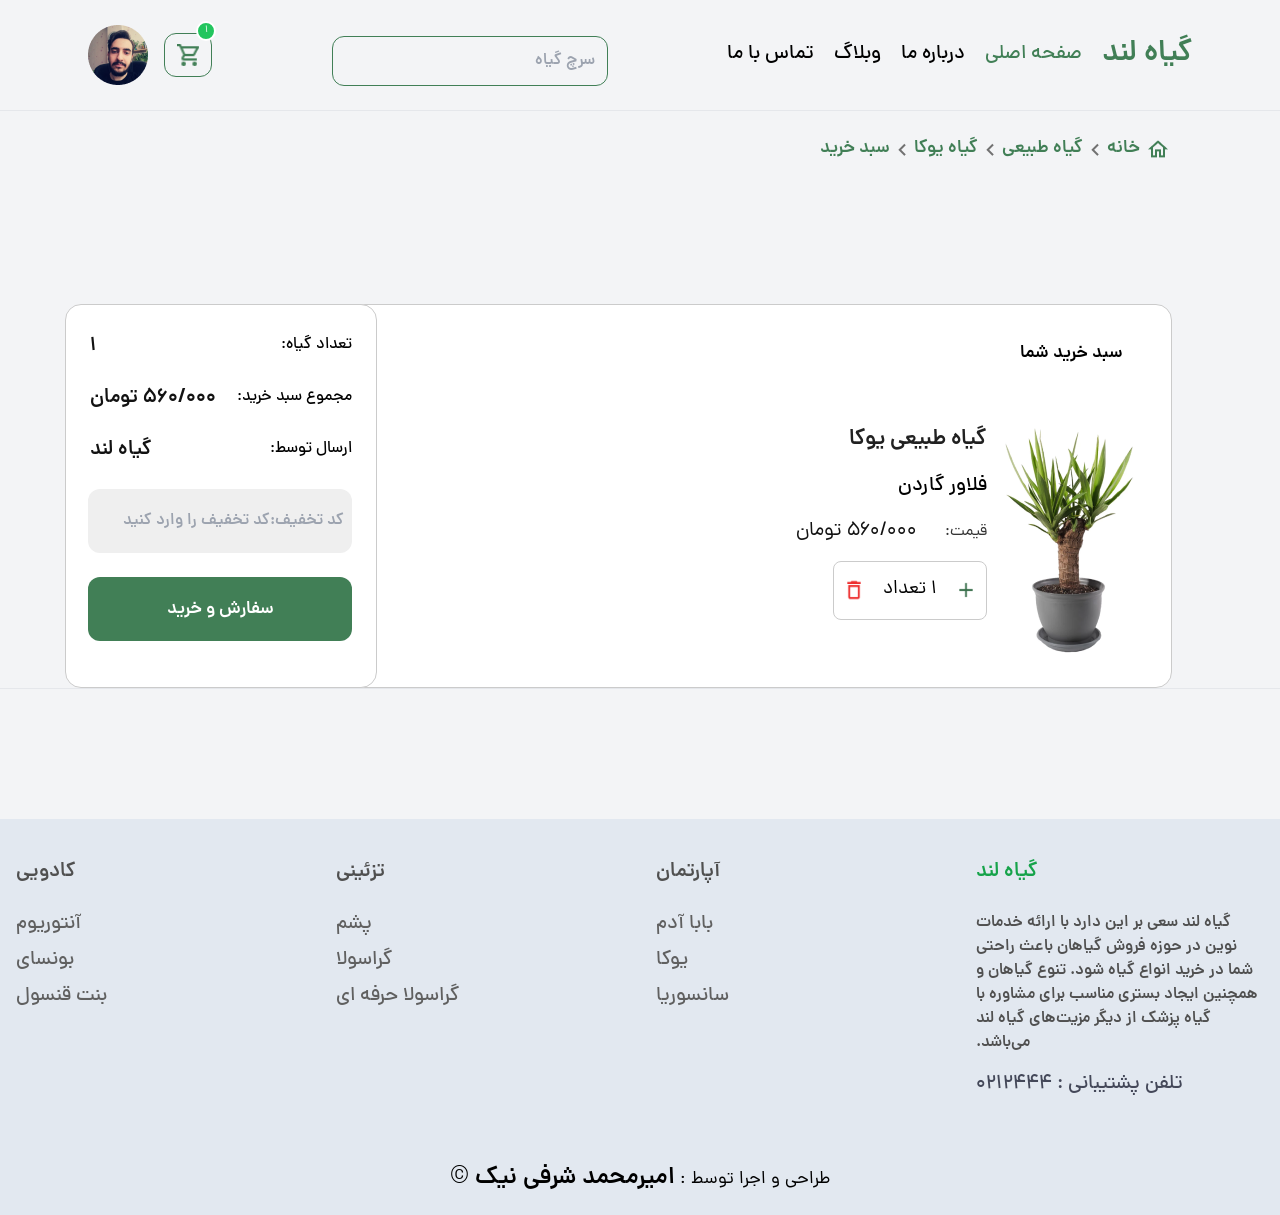
<file: public/shopping.html>
<!-- 
==========================
* Developer * : Amir Mohammad Sharafi Nik
========================== 
-->

<!DOCTYPE html>
<html lang="fa" dir="rtl">
<head>
    <meta charset="UTF-8">
    <meta name="viewport" content="width=device-width, initial-scale=1.0">
    <title>سبد خرید</title>
    <link rel="stylesheet" href="./styles/app.css">
    <link rel="Icon" href="./IMG/header.png">
</head>
<body class="bg-gray-100 overflow-x-auto font-Dana" >
    <!-- --- Desktop --- -->
     <header class="hidden md:block bg-gray-100 px-5 lg:px-10 py-[24px]"> 
      <nav class="flex justify-between flex-nowrap gap-x-2 md:gap-x-5 px-12 items-center">
        <!-- Left Side Navigation -->
        <div>
          <ul class="flex gap-x-2 lg:gap-x-5 items-center text-base lg:text-[20px] ">
            <li>
              <a href="#" class="font-DanaDemibold  text-Primary text-[27px] lg:text-[30px] whitespace-nowrap">گیاه لند</a>
            </li>
            <li class="font-DanaMedium ">
              <a href="index.html" target="_blank" class="text-Primary whitespace-nowrap">صفحه اصلی</a>
            </li>
            <li class="font-DanaMedium whitespace-nowrap hover:text-Primary transition-colors">
              <a href="#footer-id">درباره ما</a>
            </li>
            <li class="font-DanaMedium whitespace-nowrap hover:text-Primary transition-colors">
              <a href="#">وبلاگ</a>
            </li>
            <li class="font-DanaMedium whitespace-nowrap hover:text-Primary transition-colors">
              <a href="#footer-id">تماس با ما</a>
            </li>
          </ul>
        </div>
        <input class="bg-[#dddadae7] focus:bg-slate-200 focus:outline-none bg-gray-100 font-DanaDemibold focus:transition-colors p-3 rounded-xl mt-3 text-[#737993] border border-Primary  w-[25%]" placeholder="سرچ گیاه" type="search">
        <!-- Right Side Navigation (Icons & Login) -->
        <div class="flex items-center gap-x-4 text-[20px] cursor-pointer relative">
          <!-- Aftter Elemnet -->
        <div id="count-cart-badge" class=" absolute -top-1 -right-1 flex-center text-[10px] size-5 border-2 border-white  rounded-full bg-green-500 text-white  text-center">1</div>
          <!--  Shopping Icons -->
          <div class="flex gap-x-3">
            <div style="border: 1px solid #417F56; padding: 10px 12px; border-radius: 12px; flex-shrink: 0;">
              <a href="shopping.html">
                <img src="./IMG/Svg/HedaerSVG (3).png" class="w-[22px] h-[22px]" alt="">
              </a>
            </div>
          </div>
          <!-- profile Icon -->
            <a href="profile.html">
              <img src="./IMG/Frame 1261154035 (1).png" >
            </a>
        </div>
      </nav>
      
     </header>    
    <!-- Mobile Navbar -->
     <header class="block md:hidden bg-gray-100 px-5 py-[16px]">
      <nav class="flex justify-between items-center px-4">
        <!-- Left Side (Menu Toggle and Logo) -->
        <div class="flex items-center gap-x-4">
          <div style="background-color: #dddadae7; padding: 15px 10px; border-radius: 9.5px; cursor: pointer;" id="menu-toggle">
            <svg width="16" height="10" viewBox="0 0 16 10" fill="none" xmlns="http://www.w3.org/2000/svg">
              <path d="M0.5 10H15.5V8.33333H0.5V10ZM0.5 5.83333H15.5V4.16667H0.5V5.83333ZM0.5 0V1.66667H15.5V0H0.5Z" fill="#121212"/>
            </svg>
          </div>
          <a href="#" class="font-DanaDemibold text-Primary text-base">گیاه لند</a>
        </div>
        <!-- Right Side (Icons) -->
        <div class="cursor-pointer flex items-center gap-x-4">
          <div class="rounded-lg border border-Primary w-8 h-8">
            <img src="./IMG/Svg/HedaerSVG (3).png" alt="" style="margin: 5px;">
          </div>
          <div class="">
            <a href="profile.html">
              <img src="./IMG/img shopping/button.png " class="w-8 h-8  md:w-12 md:h-12 rounded-full"  alt="">
            </a>
          </div>
        </div>
      </nav>
      <!-- Mobile Navigation Menu ( Hidden)  -->
      <div id="mobile-menu" class="hidden bg-gray-100 px-5 py-[16px]"> 
        <ul class="flex flex-col gap-y-4 text-base font-DanaDemibold items-center">
          <li><a href="index.html" class="font-DanaMedium text-Primary">صفحه اصلی</a></li>
          <li><a href="index.html">گیاه پزشک</a></li>
          <li><a href="index.html">وبلاگ</a></li>
          <li><a href="#footer-id">تماس با ما</a></li>
        </ul>
      </div> 
          <input class="   focus:bg-slate-200 focus:outline-none focus:transition-colors w-full p-3 rounded-xl mt-3 font-DanaDemibold border border-Primary bg-gray-100" type="search" placeholder="سرچ گیاه"> 
     </header>    
      <!-- Space -->
      <hr>
      <!-- Icon Section Shopping -->
      <div class="flex items-center justify-start mr-4 md:mr-28 mt-6 text-sm md:text-lg gap-x-2 font-DanaDemibold text-Primary">
        <img src="./IMG/Svg/home.png" alt="خانه">
        <a href="" class="hover:underline">خانه</a>
        <img src="./IMG/Svg/arrow.png" alt="فلش">
        <a href="" class="hover:underline">گیاه طبیعی</a>
        <img src="./IMG/Svg/arrow.png" alt="فلش">
        <a href="" class="hover:underline">گیاه یوکا</a>
        <img src="./IMG/Svg/arrow.png" alt="فلش">
        <a href="" class="hover:underline font-bold">سبد خرید</a>
      </div>      
      <!-- Product Section Shopping  -->
      <div class="hidden lg:grid  grid-cols-12 lg:gap-5    mt-[141px]  mr-[108px] ">
        <!-- right product -->
        <div class="col-span-12 lg:col-span-8 w-[615px]  xl:w-[832px] h-[384px] rounded-2xl py-9 px-6 bg-[#FFFFFF] border border-[#CBCBCB]">
          <p class="text-[#000000] text-[17.8px] font-DanaDemibold mb-[56px] mr-6">سبد خرید شما</p>
          <div class="flex">
            <img src="./IMG/img shopping/Frame 1261153834.png" alt="">
            <div>
              <p class="text-[22px] font-DanaDemibold text-[#212121]">گیاه طبیعی یوکا</p>
              <p class="my-4 font-DanaMedium text-xl">فلاور گاردن</p>
              <div>
                <span class="inline-block ml-6 text-[#353535] text-base">قیمت:</span>
                <span class="inline-block lg:text-xl  text-[#121212]  ">۵۶۰/۰۰۰ تومان</span>
              </div>
              <!-- button shooping -->
              <button class="py-2 px-2 border border-[#CBCBCB] bg-[#FFFFFF] w-[154px] h-[59px] rounded-lg mt-4">
                <!-- wrapper Icon Shopping -->
                <div class="flex justify-between items-center">
                  <img src="./IMG/img shopping/add.png" alt="Add" class="w-6 h-6 cursor-pointer" onclick="increaseCount()">
                  <p id="countDisplay" class="text-[19px] text-black cursor-pointer" onclick="increaseCount()">1 تعداد</p>
                  <img src="./IMG/img shopping/delete.png" alt="Delete" class="w-6 h-6 cursor-pointer" onclick="decreaseCount()">
                </div>
              </button>
            </div>
          </div>
        </div>
        <!-- left div -->
        <div class="col-span-12  xl:mr-0 lg:col-span-4 w-full lg:w-[312px] h-[384px] rounded-2xl py-7 px-6 bg-[#FFFFFF] border border-[#CBCBCB] space-y-6">
          <div class="flex justify-between">
            <span class="inline-block text-base font-DanaMedium">تعداد گیاه:</span>
            <span class="inline-block text-xl text-[#121212] font-DanaDemibold" >1</span>
          </div>
          <div class="flex justify-between ">
            <span class="inline-block text-base font-DanaMedium">مجموع سبد خرید: </span>
            <span class="inline-block text-xl text-[#121212] font-DanaDemibold"  >۵۶۰/۰۰۰ تومان</span>
          </div>
          <div class="flex justify-between">
            <span class="inline-block text-base font-DanaMedium">ارسال توسط:</span>
            <span class="inline-block text-xl text-[#121212] font-DanaDemibold"   >گیاه لند</span>
          </div>
          <input class="w-[264px] h-16 bg-[#EFEFEF] py-2 px-2 mx-auto rounded-xl  text-[#121212] font-DanaDemibold"
          placeholder="کد تخفیف:کد تخفیف را وارد کنید"
          >
          </input>
          <button class="w-[264px] h-16 bg-Primary text-[19px] py-2 px-2 mx-auto rounded-xl">
            <a href="">
              <p  class="text-white text-[18px] font-DanaDemibold">سفارش و خرید</p>
            </a>
          </button>
        </div>
      </div>      
     <!-- Shopping Cart Section -->
      <div class="lg:hidden px-4 mb-10">
      <div class="container mx-auto">
        <p class="mr-4 mt-16 mb-8 text-lg md:text-2xl font-DanaBold">سبد خرید شما</p>
    
        <!--  prodvut  -->
        <div class="flex gap-4 items-center">
          <!-- Img Pruduct -->
          <img src="./IMG/img shopping/Frame 1261153834.png" alt="گیاه طبیعی یوکا" class="w-32 md:w-40 rounded-lg">
    
          <!--  Info Product -->
          <div class="flex flex-col">
            <p class="text-base md:text-lg font-DanaDemibold text-gray-800">گیاه طبیعی یوکا</p>
            <p class="my-2 text-sm md:text-base font-DanaMedium text-gray-600">فلاور گاردن</p>
    
            <div class="flex items-center gap-x-2">
              <span class="text-sm md:text-base">قیمت:</span>
              <span class="text-sm md:text-base text-orange-600 font-semibold">۵۶۰/۰۰۰ تومان</span>
            </div>
    
            <!--  Button Section -->
            <button class="flex items-center justify-between gap-2 py-2 px-3 mt-4 border border-gray-300 rounded-lg bg-white w-36 md:w-40 h-12">
              <img src="./IMG/img shopping/add.png" alt="افزایش تعداد">
              <p class="text-sm md:text-base text-black">1 تعداد</p>
              <img src="./IMG/img shopping/delete.png" alt="کاهش تعداد">
            </button>
          </div>
        </div>
      </div>
      </div>      
       <!-- spcace Hr -->
       <hr>
       <div class="mt-10 lg:hidden"> 
           <div class="container space-y-6">
             <!--  Details  -->
             <div class="flex justify-between">
               <span class="inline-block text-base font-DanaMedium">تعداد گیاه:</span>
               <span class="inline-block text-base md:text-xl text-[#121212] font-DanaDemibold">1</span>
             </div>
             <div class="flex justify-between">
               <span class="inline-block text-base font-DanaMedium">مجموع سبد خرید:</span>
               <span class="inline-block text-base md:text-xl text-[#121212] font-DanaDemibold">۵۶۰/۰۰۰ تومان</span>
             </div>
             <div class="flex justify-between">
               <span class="inline-block text-base font-DanaMedium">ارسال توسط:</span>
               <span class="inline-block text-base md:text-xl text-[#121212] font-DanaDemibold">گیاه لند</span>
             </div>   
           <!-- btn  -->
             <div class="space-y-4">
              <!-- btn for by  -->
               <button class="w-full h-10 bg-[#EFEFEF] py-2 px-2 rounded-xl">
                 <div class="flex gap-x-2 pr-2">
                   <p class="text-[#121212] text-base font-DanaDemibold">کد تخفیف:</p>
                   <p class="text-[#909090] font-[14px] font-DanaMedium">کد تخفیف را وارد کنید</p>
                 </div>
               </button>
               <!-- btn for Self  -->
               <button class="w-full h-10 bg-Primary py-2 px-2 rounded-xl">
                 <p class="text-white text-[14px] text-center font-DanaDemibold">سفارش و خرید</p>
               </button>
             </div>
           </div>
       </div>       
          <!-- footer -->
       <footer class=" bg-slate-200 pt-10 pb-5 mt-[64px] lg:mt-[130px]" id="footer-id">
            <div class="container ">
              <div class="grid grid-cols-1 lg:grid-cols-4 gap-8 text-center lg:text-left">
                <!-- Info Text -->
                <div class="space-y-4 mx-auto lg:mx-0 order-2 lg:order-1">
                  <p class="text-base md:text-xl font-semibold text-green-600 mb-3 md:mb-6 font-DanaDemibold">گیاه لند</p>
                  <p class="text-[#505050] leading-5 text-[14px]  md:text-base font-DanaDemibold">
                    گیاه لند سعی بر این دارد با ارائه خدمات نوین در حوزه فروش گیاهان باعث راحتی شما در خرید انواع گیاه شود.
                    تنوع گیاهان و همچنین ایجاد بستری مناسب برای مشاوره با گیاه پزشک از دیگر مزیت‌های گیاه لند می‌باشد.
                  </p>
                  <div class="text-[#444859] text-base md:text-xl mt-10 md:mt-[51px] font-DanaMedium" id="section-footer">
                    <span class="inline-block">تلفن پشتیبانی  :  </span>
                    <span class="inline-block "> 0212۴44 </span>
                  </div>
                </div>
                 <!-- column 1 -->
                <div class="space-y-2 mx-auto lg:mx-0 order-1 lg:order2 ">
                  <p class="text-[#505050] text-base md:text-xl font-DanaDemibold  mb-6">آپارتمان</p>
                  <p class="text-[#606060] text-base md:text-xl font-DanaMedium">بابا آدم</p>
                  <p class="text-[#606060] text-base md:text-xl font-DanaMedium">یوکا</p>
                  <p class="text-[#606060] text-base md:text-xl font-DanaMedium">سانسوریا</p>
                </div>
                
                 <!-- column 2 -->
                <div class="space-y-2 mx-auto lg:mx-0 order-1 lg:order2">
                  <p class="text-[#505050] text-base md:text-xl font-DanaDemibold  mb-6">تزئینی</p>
                  <p class="text-[#606060] text-base md:text-xl font-DanaMedium">پشم</p>
                  <p class="text-[#606060] text-base md:text-xl font-DanaMedium">گراسولا</p>
                  <p class="text-[#606060] text-base md:text-xl font-DanaMedium">گراسولا حرفه ای</p>
                </div>
               <!-- column 3 -->
                <div class="space-y-2 mx-auto lg:mx-0 order-1 lg:order2">
                  <p class="text-[#505050] text-base md:text-xl font-DanaDemibold  mb-6">کادویی</p>
                  <p class="text-[#606060] text-base md:text-xl font-DanaMedium">آنتوریوم</p>
                  <p class="text-[#606060] text-base md:text-xl font-DanaMedium">بونسای</p>
                  <p class="text-[#606060] text-base md:text-xl font-DanaMedium">بنت قنسول</p>
                </div>
              </div>
              <!-- Name Developer -->
              <div class="flex justify-center items-center mt-10 md:mt-16 px-4">
                <p class="text-center text-sm md:text-base lg:text-lg">
                  طراحی و اجرا توسط : 
                  <span class="text-primary text-[16px] md:text-xl lg:text-2xl font-DanaDemibold">
                    امیرمحمد شرفی نیک &copy;
                  </span>
                </p>
              </div>
            </div>
       </footer>  
<script src="./scripts/index.js"></script>                          
</body>
</html>
</file>
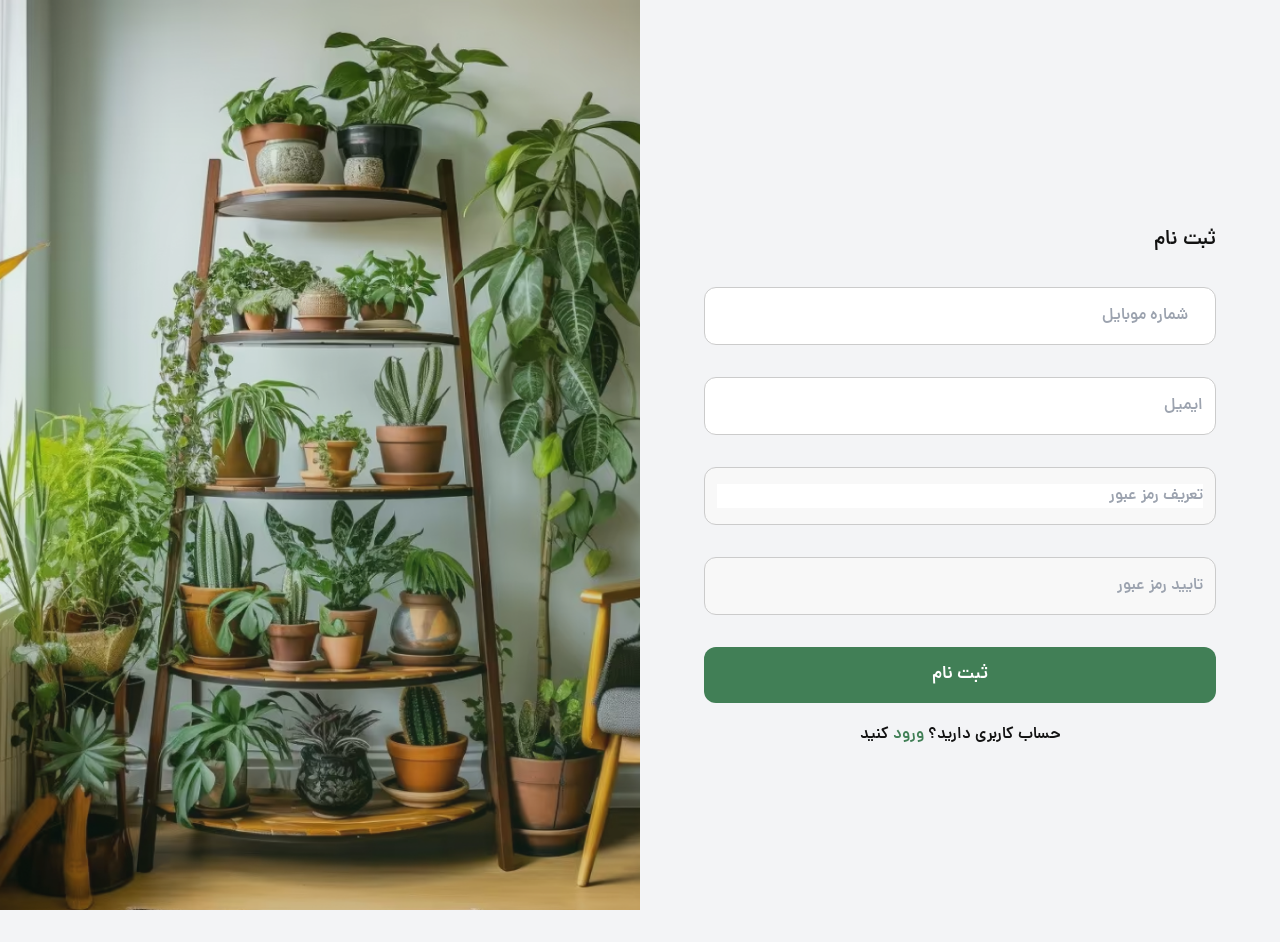
<file: public/sign.html>
<!-- 
==========================
* Developer * : Amir Mohammad Sharafi Nik
========================== 
-->

<!DOCTYPE html>
<html lang="fa">
  <!-- Head -->
<head>
    <meta charset="UTF-8">
    <meta name="viewport" content="width=device-width, initial-scale=1.0">
    <link rel="stylesheet" href="./styles/app.css">
    <link rel="icon" href="./IMG/header.png">
    <title>فرم لاگین</title>
</head>
  <!-- Body -->
  <body class="h-screen bg-gray-100 md:overflow-hidden">
    <!-- Mian -->
   <main>
      <!-- Section Sign -->
      <section>
        <!--  GRID SECTION    -->
        <div class="grid grid-cols-1 md:grid-cols-2 h-full">
          <!--  IMG LOGIN -->
          <div class="w-full h-full flex justify-center md:justify-start items-center ">
            <img 
              src="./IMG/login Img/desktop.png" 
              class="w-auto h-auto max-w-full max-h-full object-cover  md:object-contain "
              alt="تصویر"
            />
        </div>
        <div class="flex items-center justify-center h-full p-4 mt-8">
          <form action="" class="w-full max-w-sm md:max-w-md lg:max-w-lg">
            <h1 class="mb-5 md:mb-8 text-[18px] text-[#121212] md:text-xl font-DanaDemibold text-center md:text-end">
              ثبت نام
            </h1>
            <!-- Input Number -->
            <div class="text-[#717171] mb-8">
              <input 
                id="phone"
                type="number" 
                class="w-full px-3 py-4 border border-[#CBCBCB] rounded-xl text-center md:text-end focus:border-Primary focus:outline-none font-DanaDemibold focus:bg-slate-100 transition duration-200" 
                placeholder="شماره موبایل"
                 required            
              />
            </div>
            <!-- Input Gmail -->
            <div class="text-[#717171] mb-8">
              <label for=""></label>
    
              <input 
                type="email" 
                class="w-full px-3 py-4 border border-[#CBCBCB] rounded-xl text-center md:text-end focus:border-Primary focus:outline-none font-DanaDemibold focus:bg-slate-100 focus:ring-0 transition duration-200" 
                placeholder="ایمیل"
                required
              />
            </div>
            <!-- input password 1 -->
            <div class="flex items-center justify-between border border-[#CBCBCB] rounded-xl px-3 py-4 mb-8 bg-[#F8F8F8] ">
              <input 
                type="password" 
                class="w-full text-center md:text-end focus:border-Primary focus:outline-none font-DanaDemibold text-[#717171] focus:bg-slate-100 focus:ring-0 transition duration-200" 
                placeholder="تعریف رمز عبور"
                required
              />
            </div>
            <!-- input password 2 -->
            <div class="flex items-center justify-between border border-[#CBCBCB] rounded-xl px-3 py-4 mb-8 bg-[#F8F8F8] ">
              <input 
                type="password" 
                class="w-full text-center md:text-end focus:border-Primary focus:outline-none font-DanaDemibold bg-[#F8F8F8] text-[#717171] focus:bg-slate-100 focus:ring-0 transition duration-200" 
                placeholder="تایید رمز عبور"
                required
              />
            </div>
            <!--  buuton login -->
            <button class="bg-Primary w-full text-white text-base md:text-[18px] py-4 rounded-xl font-DanaDemibold" type="submit">
              <a href="profile.html">
                ثبت نام
              </a>
            </button>
            <!-- text login -->
            <div class="mt-4 md:mt-5">
              <p class="text-[#121212] text-[14px] md:text-base text-center font-DanaDemibold">
                حساب کاربری دارید؟
                <a href="login.html">
                  <span class="inline-block text-Primary text-[14px] md:text-base">ورود</span> کنید
                </a>
              </p>
            </div>
          </form>
        </div>
        </div>
      </section>
   </main>
  </body>
</html>
</file>
<file: public/styles/app.css>
*, ::before, ::after {
  --tw-border-spacing-x: 0;
  --tw-border-spacing-y: 0;
  --tw-translate-x: 0;
  --tw-translate-y: 0;
  --tw-rotate: 0;
  --tw-skew-x: 0;
  --tw-skew-y: 0;
  --tw-scale-x: 1;
  --tw-scale-y: 1;
  --tw-pan-x:  ;
  --tw-pan-y:  ;
  --tw-pinch-zoom:  ;
  --tw-scroll-snap-strictness: proximity;
  --tw-gradient-from-position:  ;
  --tw-gradient-via-position:  ;
  --tw-gradient-to-position:  ;
  --tw-ordinal:  ;
  --tw-slashed-zero:  ;
  --tw-numeric-figure:  ;
  --tw-numeric-spacing:  ;
  --tw-numeric-fraction:  ;
  --tw-ring-inset:  ;
  --tw-ring-offset-width: 0px;
  --tw-ring-offset-color: #fff;
  --tw-ring-color: rgb(59 130 246 / 0.5);
  --tw-ring-offset-shadow: 0 0 #0000;
  --tw-ring-shadow: 0 0 #0000;
  --tw-shadow: 0 0 #0000;
  --tw-shadow-colored: 0 0 #0000;
  --tw-blur:  ;
  --tw-brightness:  ;
  --tw-contrast:  ;
  --tw-grayscale:  ;
  --tw-hue-rotate:  ;
  --tw-invert:  ;
  --tw-saturate:  ;
  --tw-sepia:  ;
  --tw-drop-shadow:  ;
  --tw-backdrop-blur:  ;
  --tw-backdrop-brightness:  ;
  --tw-backdrop-contrast:  ;
  --tw-backdrop-grayscale:  ;
  --tw-backdrop-hue-rotate:  ;
  --tw-backdrop-invert:  ;
  --tw-backdrop-opacity:  ;
  --tw-backdrop-saturate:  ;
  --tw-backdrop-sepia:  ;
  --tw-contain-size:  ;
  --tw-contain-layout:  ;
  --tw-contain-paint:  ;
  --tw-contain-style:  ;
}

::backdrop {
  --tw-border-spacing-x: 0;
  --tw-border-spacing-y: 0;
  --tw-translate-x: 0;
  --tw-translate-y: 0;
  --tw-rotate: 0;
  --tw-skew-x: 0;
  --tw-skew-y: 0;
  --tw-scale-x: 1;
  --tw-scale-y: 1;
  --tw-pan-x:  ;
  --tw-pan-y:  ;
  --tw-pinch-zoom:  ;
  --tw-scroll-snap-strictness: proximity;
  --tw-gradient-from-position:  ;
  --tw-gradient-via-position:  ;
  --tw-gradient-to-position:  ;
  --tw-ordinal:  ;
  --tw-slashed-zero:  ;
  --tw-numeric-figure:  ;
  --tw-numeric-spacing:  ;
  --tw-numeric-fraction:  ;
  --tw-ring-inset:  ;
  --tw-ring-offset-width: 0px;
  --tw-ring-offset-color: #fff;
  --tw-ring-color: rgb(59 130 246 / 0.5);
  --tw-ring-offset-shadow: 0 0 #0000;
  --tw-ring-shadow: 0 0 #0000;
  --tw-shadow: 0 0 #0000;
  --tw-shadow-colored: 0 0 #0000;
  --tw-blur:  ;
  --tw-brightness:  ;
  --tw-contrast:  ;
  --tw-grayscale:  ;
  --tw-hue-rotate:  ;
  --tw-invert:  ;
  --tw-saturate:  ;
  --tw-sepia:  ;
  --tw-drop-shadow:  ;
  --tw-backdrop-blur:  ;
  --tw-backdrop-brightness:  ;
  --tw-backdrop-contrast:  ;
  --tw-backdrop-grayscale:  ;
  --tw-backdrop-hue-rotate:  ;
  --tw-backdrop-invert:  ;
  --tw-backdrop-opacity:  ;
  --tw-backdrop-saturate:  ;
  --tw-backdrop-sepia:  ;
  --tw-contain-size:  ;
  --tw-contain-layout:  ;
  --tw-contain-paint:  ;
  --tw-contain-style:  ;
}

/*
! tailwindcss v3.4.14 | MIT License | https://tailwindcss.com
*/

/*
1. Prevent padding and border from affecting element width. (https://github.com/mozdevs/cssremedy/issues/4)
2. Allow adding a border to an element by just adding a border-width. (https://github.com/tailwindcss/tailwindcss/pull/116)
*/

*,
::before,
::after {
  box-sizing: border-box;
  /* 1 */
  border-width: 0;
  /* 2 */
  border-style: solid;
  /* 2 */
  border-color: #e5e7eb;
  /* 2 */
}

::before,
::after {
  --tw-content: '';
}

/*
1. Use a consistent sensible line-height in all browsers.
2. Prevent adjustments of font size after orientation changes in iOS.
3. Use a more readable tab size.
4. Use the user's configured `sans` font-family by default.
5. Use the user's configured `sans` font-feature-settings by default.
6. Use the user's configured `sans` font-variation-settings by default.
7. Disable tap highlights on iOS
*/

html,
:host {
  line-height: 1.5;
  /* 1 */
  -webkit-text-size-adjust: 100%;
  /* 2 */
  -moz-tab-size: 4;
  /* 3 */
  -o-tab-size: 4;
     tab-size: 4;
  /* 3 */
  font-family: ui-sans-serif, system-ui, sans-serif, "Apple Color Emoji", "Segoe UI Emoji", "Segoe UI Symbol", "Noto Color Emoji";
  /* 4 */
  font-feature-settings: normal;
  /* 5 */
  font-variation-settings: normal;
  /* 6 */
  -webkit-tap-highlight-color: transparent;
  /* 7 */
}

/*
1. Remove the margin in all browsers.
2. Inherit line-height from `html` so users can set them as a class directly on the `html` element.
*/

body {
  margin: 0;
  /* 1 */
  line-height: inherit;
  /* 2 */
}

/*
1. Add the correct height in Firefox.
2. Correct the inheritance of border color in Firefox. (https://bugzilla.mozilla.org/show_bug.cgi?id=190655)
3. Ensure horizontal rules are visible by default.
*/

hr {
  height: 0;
  /* 1 */
  color: inherit;
  /* 2 */
  border-top-width: 1px;
  /* 3 */
}

/*
Add the correct text decoration in Chrome, Edge, and Safari.
*/

abbr:where([title]) {
  -webkit-text-decoration: underline dotted;
          text-decoration: underline dotted;
}

/*
Remove the default font size and weight for headings.
*/

h1,
h2,
h3,
h4,
h5,
h6 {
  font-size: inherit;
  font-weight: inherit;
}

/*
Reset links to optimize for opt-in styling instead of opt-out.
*/

a {
  color: inherit;
  text-decoration: inherit;
}

/*
Add the correct font weight in Edge and Safari.
*/

b,
strong {
  font-weight: bolder;
}

/*
1. Use the user's configured `mono` font-family by default.
2. Use the user's configured `mono` font-feature-settings by default.
3. Use the user's configured `mono` font-variation-settings by default.
4. Correct the odd `em` font sizing in all browsers.
*/

code,
kbd,
samp,
pre {
  font-family: ui-monospace, SFMono-Regular, Menlo, Monaco, Consolas, "Liberation Mono", "Courier New", monospace;
  /* 1 */
  font-feature-settings: normal;
  /* 2 */
  font-variation-settings: normal;
  /* 3 */
  font-size: 1em;
  /* 4 */
}

/*
Add the correct font size in all browsers.
*/

small {
  font-size: 80%;
}

/*
Prevent `sub` and `sup` elements from affecting the line height in all browsers.
*/

sub,
sup {
  font-size: 75%;
  line-height: 0;
  position: relative;
  vertical-align: baseline;
}

sub {
  bottom: -0.25em;
}

sup {
  top: -0.5em;
}

/*
1. Remove text indentation from table contents in Chrome and Safari. (https://bugs.chromium.org/p/chromium/issues/detail?id=999088, https://bugs.webkit.org/show_bug.cgi?id=201297)
2. Correct table border color inheritance in all Chrome and Safari. (https://bugs.chromium.org/p/chromium/issues/detail?id=935729, https://bugs.webkit.org/show_bug.cgi?id=195016)
3. Remove gaps between table borders by default.
*/

table {
  text-indent: 0;
  /* 1 */
  border-color: inherit;
  /* 2 */
  border-collapse: collapse;
  /* 3 */
}

/*
1. Change the font styles in all browsers.
2. Remove the margin in Firefox and Safari.
3. Remove default padding in all browsers.
*/

button,
input,
optgroup,
select,
textarea {
  font-family: inherit;
  /* 1 */
  font-feature-settings: inherit;
  /* 1 */
  font-variation-settings: inherit;
  /* 1 */
  font-size: 100%;
  /* 1 */
  font-weight: inherit;
  /* 1 */
  line-height: inherit;
  /* 1 */
  letter-spacing: inherit;
  /* 1 */
  color: inherit;
  /* 1 */
  margin: 0;
  /* 2 */
  padding: 0;
  /* 3 */
}

/*
Remove the inheritance of text transform in Edge and Firefox.
*/

button,
select {
  text-transform: none;
}

/*
1. Correct the inability to style clickable types in iOS and Safari.
2. Remove default button styles.
*/

button,
input:where([type='button']),
input:where([type='reset']),
input:where([type='submit']) {
  -webkit-appearance: button;
  /* 1 */
  background-color: transparent;
  /* 2 */
  background-image: none;
  /* 2 */
}

/*
Use the modern Firefox focus style for all focusable elements.
*/

:-moz-focusring {
  outline: auto;
}

/*
Remove the additional `:invalid` styles in Firefox. (https://github.com/mozilla/gecko-dev/blob/2f9eacd9d3d995c937b4251a5557d95d494c9be1/layout/style/res/forms.css#L728-L737)
*/

:-moz-ui-invalid {
  box-shadow: none;
}

/*
Add the correct vertical alignment in Chrome and Firefox.
*/

progress {
  vertical-align: baseline;
}

/*
Correct the cursor style of increment and decrement buttons in Safari.
*/

::-webkit-inner-spin-button,
::-webkit-outer-spin-button {
  height: auto;
}

/*
1. Correct the odd appearance in Chrome and Safari.
2. Correct the outline style in Safari.
*/

[type='search'] {
  -webkit-appearance: textfield;
  /* 1 */
  outline-offset: -2px;
  /* 2 */
}

/*
Remove the inner padding in Chrome and Safari on macOS.
*/

::-webkit-search-decoration {
  -webkit-appearance: none;
}

/*
1. Correct the inability to style clickable types in iOS and Safari.
2. Change font properties to `inherit` in Safari.
*/

::-webkit-file-upload-button {
  -webkit-appearance: button;
  /* 1 */
  font: inherit;
  /* 2 */
}

/*
Add the correct display in Chrome and Safari.
*/

summary {
  display: list-item;
}

/*
Removes the default spacing and border for appropriate elements.
*/

blockquote,
dl,
dd,
h1,
h2,
h3,
h4,
h5,
h6,
hr,
figure,
p,
pre {
  margin: 0;
}

fieldset {
  margin: 0;
  padding: 0;
}

legend {
  padding: 0;
}

ol,
ul,
menu {
  list-style: none;
  margin: 0;
  padding: 0;
}

/*
Reset default styling for dialogs.
*/

dialog {
  padding: 0;
}

/*
Prevent resizing textareas horizontally by default.
*/

textarea {
  resize: vertical;
}

/*
1. Reset the default placeholder opacity in Firefox. (https://github.com/tailwindlabs/tailwindcss/issues/3300)
2. Set the default placeholder color to the user's configured gray 400 color.
*/

input::-moz-placeholder, textarea::-moz-placeholder {
  opacity: 1;
  /* 1 */
  color: #9ca3af;
  /* 2 */
}

input::placeholder,
textarea::placeholder {
  opacity: 1;
  /* 1 */
  color: #9ca3af;
  /* 2 */
}

/*
Set the default cursor for buttons.
*/

button,
[role="button"] {
  cursor: pointer;
}

/*
Make sure disabled buttons don't get the pointer cursor.
*/

:disabled {
  cursor: default;
}

/*
1. Make replaced elements `display: block` by default. (https://github.com/mozdevs/cssremedy/issues/14)
2. Add `vertical-align: middle` to align replaced elements more sensibly by default. (https://github.com/jensimmons/cssremedy/issues/14#issuecomment-634934210)
   This can trigger a poorly considered lint error in some tools but is included by design.
*/

img,
svg,
video,
canvas,
audio,
iframe,
embed,
object {
  display: block;
  /* 1 */
  vertical-align: middle;
  /* 2 */
}

/*
Constrain images and videos to the parent width and preserve their intrinsic aspect ratio. (https://github.com/mozdevs/cssremedy/issues/14)
*/

img,
video {
  max-width: 100%;
  height: auto;
}

/* Make elements with the HTML hidden attribute stay hidden by default */

[hidden]:where(:not([hidden="until-found"])) {
  display: none;
}

@font-face {
  font-family: "Dana";

  src: local("Dana") ,  url("../fonts/Dana/woff2/DanaFaNum-Regular.woff2") format("woff2");

  font-display: swap;
}

@font-face {
  font-family: "Dana Medium";

  src: local("Dana Medium") ,  url("../fonts/Dana/woff2/DanaFaNum-Medium.woff2") format("woff2");

  font-display: swap;
}

@font-face {
  font-family: "Dana Demibold";

  src: local("Dana Demibold") ,  url("../fonts/Dana/woff2/DanaFaNum-DemiBold.woff2") format("woff2");

  font-display: swap;
}

.container {
  width: 100%;
  margin-right: auto;
  margin-left: auto;
  padding-right: 1rem;
  padding-left: 1rem;
}

@media (min-width: 640px) {
  .container {
    max-width: 640px;
  }
}

@media (min-width: 768px) {
  .container {
    max-width: 768px;
  }
}

@media (min-width: 1024px) {
  .container {
    max-width: 1024px;
  }
}

@media (min-width: 1280px) {
  .container {
    max-width: 1280px;
  }
}

@media (min-width: 1536px) {
  .container {
    max-width: 1536px;
  }
}

.absolute {
  position: absolute;
}

.relative {
  position: relative;
}

.-right-1 {
  right: -0.25rem;
}

.-top-1 {
  top: -0.25rem;
}

.order-1 {
  order: 1;
}

.order-2 {
  order: 2;
}

.col-span-12 {
  grid-column: span 12 / span 12;
}

.col-span-3 {
  grid-column: span 3 / span 3;
}

.col-span-4 {
  grid-column: span 4 / span 4;
}

.col-span-5 {
  grid-column: span 5 / span 5;
}

.mx-auto {
  margin-left: auto;
  margin-right: auto;
}

.my-2 {
  margin-top: 0.5rem;
  margin-bottom: 0.5rem;
}

.my-4 {
  margin-top: 1rem;
  margin-bottom: 1rem;
}

.mb-10 {
  margin-bottom: 2.5rem;
}

.mb-12 {
  margin-bottom: 3rem;
}

.mb-20 {
  margin-bottom: 5rem;
}

.mb-3 {
  margin-bottom: 0.75rem;
}

.mb-4 {
  margin-bottom: 1rem;
}

.mb-5 {
  margin-bottom: 1.25rem;
}

.mb-6 {
  margin-bottom: 1.5rem;
}

.mb-8 {
  margin-bottom: 2rem;
}

.mb-\[2\.5rem\] {
  margin-bottom: 2.5rem;
}

.mb-\[2\.8rem\] {
  margin-bottom: 2.8rem;
}

.mb-\[3\.5rem\] {
  margin-bottom: 3.5rem;
}

.mb-\[56px\] {
  margin-bottom: 56px;
}

.mb-\[85px\] {
  margin-bottom: 85px;
}

.ml-6 {
  margin-left: 1.5rem;
}

.ml-\[81px\] {
  margin-left: 81px;
}

.mr-4 {
  margin-right: 1rem;
}

.mr-6 {
  margin-right: 1.5rem;
}

.mr-\[108px\] {
  margin-right: 108px;
}

.mr-\[28px\] {
  margin-right: 28px;
}

.mr-\[35px\] {
  margin-right: 35px;
}

.mt-1 {
  margin-top: 0.25rem;
}

.mt-10 {
  margin-top: 2.5rem;
}

.mt-12 {
  margin-top: 3rem;
}

.mt-16 {
  margin-top: 4rem;
}

.mt-2 {
  margin-top: 0.5rem;
}

.mt-24 {
  margin-top: 6rem;
}

.mt-3 {
  margin-top: 0.75rem;
}

.mt-4 {
  margin-top: 1rem;
}

.mt-6 {
  margin-top: 1.5rem;
}

.mt-7 {
  margin-top: 1.75rem;
}

.mt-8 {
  margin-top: 2rem;
}

.mt-\[10rem\] {
  margin-top: 10rem;
}

.mt-\[141px\] {
  margin-top: 141px;
}

.mt-\[47px\] {
  margin-top: 47px;
}

.mt-\[4rem\] {
  margin-top: 4rem;
}

.mt-\[56px\] {
  margin-top: 56px;
}

.mt-\[6\.3px\] {
  margin-top: 6.3px;
}

.mt-\[64px\] {
  margin-top: 64px;
}

.mt-\[65px\] {
  margin-top: 65px;
}

.mt-\[72px\] {
  margin-top: 72px;
}

.mt-\[80px\] {
  margin-top: 80px;
}

.mt-\[85px\] {
  margin-top: 85px;
}

.block {
  display: block;
}

.inline-block {
  display: inline-block;
}

.flex {
  display: flex;
}

.inline-flex {
  display: inline-flex;
}

.grid {
  display: grid;
}

.hidden {
  display: none;
}

.size-5 {
  width: 1.25rem;
  height: 1.25rem;
}

.h-10 {
  height: 2.5rem;
}

.h-12 {
  height: 3rem;
}

.h-14 {
  height: 3.5rem;
}

.h-16 {
  height: 4rem;
}

.h-20 {
  height: 5rem;
}

.h-5 {
  height: 1.25rem;
}

.h-6 {
  height: 1.5rem;
}

.h-8 {
  height: 2rem;
}

.h-\[22px\] {
  height: 22px;
}

.h-\[342px\] {
  height: 342px;
}

.h-\[384px\] {
  height: 384px;
}

.h-\[40px\] {
  height: 40px;
}

.h-\[50px\] {
  height: 50px;
}

.h-\[56px\] {
  height: 56px;
}

.h-\[58px\] {
  height: 58px;
}

.h-\[59px\] {
  height: 59px;
}

.h-\[68px\] {
  height: 68px;
}

.h-\[70px\] {
  height: 70px;
}

.h-\[80px\] {
  height: 80px;
}

.h-auto {
  height: auto;
}

.h-full {
  height: 100%;
}

.h-screen {
  height: 100vh;
}

.max-h-full {
  max-height: 100%;
}

.min-h-screen {
  min-height: 100vh;
}

.w-12 {
  width: 3rem;
}

.w-20 {
  width: 5rem;
}

.w-32 {
  width: 8rem;
}

.w-36 {
  width: 9rem;
}

.w-5 {
  width: 1.25rem;
}

.w-6 {
  width: 1.5rem;
}

.w-8 {
  width: 2rem;
}

.w-\[154px\] {
  width: 154px;
}

.w-\[160px\] {
  width: 160px;
}

.w-\[167px\] {
  width: 167px;
}

.w-\[18px\] {
  width: 18px;
}

.w-\[197px\] {
  width: 197px;
}

.w-\[207px\] {
  width: 207px;
}

.w-\[22px\] {
  width: 22px;
}

.w-\[240px\] {
  width: 240px;
}

.w-\[25\%\] {
  width: 25%;
}

.w-\[264px\] {
  width: 264px;
}

.w-\[300px\] {
  width: 300px;
}

.w-\[312px\] {
  width: 312px;
}

.w-\[615px\] {
  width: 615px;
}

.w-\[68px\] {
  width: 68px;
}

.w-\[80px\] {
  width: 80px;
}

.w-\[85px\] {
  width: 85px;
}

.w-\[985px\] {
  width: 985px;
}

.w-auto {
  width: auto;
}

.w-full {
  width: 100%;
}

.min-w-\[250px\] {
  min-width: 250px;
}

.max-w-\[256px\] {
  max-width: 256px;
}

.max-w-full {
  max-width: 100%;
}

.max-w-sm {
  max-width: 24rem;
}

.flex-shrink {
  flex-shrink: 1;
}

.rotate-180 {
  --tw-rotate: 180deg;
  transform: translate(var(--tw-translate-x), var(--tw-translate-y)) rotate(var(--tw-rotate)) skewX(var(--tw-skew-x)) skewY(var(--tw-skew-y)) scaleX(var(--tw-scale-x)) scaleY(var(--tw-scale-y));
}

.cursor-pointer {
  cursor: pointer;
}

.grid-cols-1 {
  grid-template-columns: repeat(1, minmax(0, 1fr));
}

.grid-cols-12 {
  grid-template-columns: repeat(12, minmax(0, 1fr));
}

.grid-cols-4 {
  grid-template-columns: repeat(4, minmax(0, 1fr));
}

.flex-col {
  flex-direction: column;
}

.flex-wrap {
  flex-wrap: wrap;
}

.flex-nowrap {
  flex-wrap: nowrap;
}

.items-start {
  align-items: flex-start;
}

.items-center {
  align-items: center;
}

.justify-start {
  justify-content: flex-start;
}

.justify-end {
  justify-content: flex-end;
}

.justify-center {
  justify-content: center;
}

.justify-between {
  justify-content: space-between;
}

.gap-2 {
  gap: 0.5rem;
}

.gap-3 {
  gap: 0.75rem;
}

.gap-4 {
  gap: 1rem;
}

.gap-5 {
  gap: 1.25rem;
}

.gap-6 {
  gap: 1.5rem;
}

.gap-8 {
  gap: 2rem;
}

.gap-x-2 {
  -moz-column-gap: 0.5rem;
       column-gap: 0.5rem;
}

.gap-x-3 {
  -moz-column-gap: 0.75rem;
       column-gap: 0.75rem;
}

.gap-x-4 {
  -moz-column-gap: 1rem;
       column-gap: 1rem;
}

.gap-x-6 {
  -moz-column-gap: 1.5rem;
       column-gap: 1.5rem;
}

.gap-y-3 {
  row-gap: 0.75rem;
}

.gap-y-4 {
  row-gap: 1rem;
}

.gap-y-6 {
  row-gap: 1.5rem;
}

.space-y-2 > :not([hidden]) ~ :not([hidden]) {
  --tw-space-y-reverse: 0;
  margin-top: calc(0.5rem * calc(1 - var(--tw-space-y-reverse)));
  margin-bottom: calc(0.5rem * var(--tw-space-y-reverse));
}

.space-y-3 > :not([hidden]) ~ :not([hidden]) {
  --tw-space-y-reverse: 0;
  margin-top: calc(0.75rem * calc(1 - var(--tw-space-y-reverse)));
  margin-bottom: calc(0.75rem * var(--tw-space-y-reverse));
}

.space-y-4 > :not([hidden]) ~ :not([hidden]) {
  --tw-space-y-reverse: 0;
  margin-top: calc(1rem * calc(1 - var(--tw-space-y-reverse)));
  margin-bottom: calc(1rem * var(--tw-space-y-reverse));
}

.space-y-6 > :not([hidden]) ~ :not([hidden]) {
  --tw-space-y-reverse: 0;
  margin-top: calc(1.5rem * calc(1 - var(--tw-space-y-reverse)));
  margin-bottom: calc(1.5rem * var(--tw-space-y-reverse));
}

.overflow-auto {
  overflow: auto;
}

.overflow-hidden {
  overflow: hidden;
}

.overflow-x-auto {
  overflow-x: auto;
}

.overflow-x-hidden {
  overflow-x: hidden;
}

.scroll-smooth {
  scroll-behavior: smooth;
}

.whitespace-nowrap {
  white-space: nowrap;
}

.rounded {
  border-radius: 0.25rem;
}

.rounded-2xl {
  border-radius: 1rem;
}

.rounded-3xl {
  border-radius: 1.5rem;
}

.rounded-full {
  border-radius: 9999px;
}

.rounded-lg {
  border-radius: 0.5rem;
}

.rounded-xl {
  border-radius: 0.75rem;
}

.border {
  border-width: 1px;
}

.border-2 {
  border-width: 2px;
}

.border-4 {
  border-width: 4px;
}

.border-dashed {
  border-style: dashed;
}

.border-Primary {
  --tw-border-opacity: 1;
  border-color: rgb(65 127 86 / var(--tw-border-opacity));
}

.border-\[\#417F56\] {
  --tw-border-opacity: 1;
  border-color: rgb(65 127 86 / var(--tw-border-opacity));
}

.border-\[\#717171\] {
  --tw-border-opacity: 1;
  border-color: rgb(113 113 113 / var(--tw-border-opacity));
}

.border-\[\#ADADAD\] {
  --tw-border-opacity: 1;
  border-color: rgb(173 173 173 / var(--tw-border-opacity));
}

.border-\[\#CBCBCB\] {
  --tw-border-opacity: 1;
  border-color: rgb(203 203 203 / var(--tw-border-opacity));
}

.border-\[\#D9D9D9\] {
  --tw-border-opacity: 1;
  border-color: rgb(217 217 217 / var(--tw-border-opacity));
}

.border-\[\#EFEFEF\] {
  --tw-border-opacity: 1;
  border-color: rgb(239 239 239 / var(--tw-border-opacity));
}

.border-gray-300 {
  --tw-border-opacity: 1;
  border-color: rgb(209 213 219 / var(--tw-border-opacity));
}

.border-white {
  --tw-border-opacity: 1;
  border-color: rgb(255 255 255 / var(--tw-border-opacity));
}

.bg-Primary {
  --tw-bg-opacity: 1;
  background-color: rgb(65 127 86 / var(--tw-bg-opacity));
}

.bg-Special {
  --tw-bg-opacity: 1;
  background-color: rgb(229 242 233 / var(--tw-bg-opacity));
}

.bg-\[\#D9D9D9\] {
  --tw-bg-opacity: 1;
  background-color: rgb(217 217 217 / var(--tw-bg-opacity));
}

.bg-\[\#E5F2E9\] {
  --tw-bg-opacity: 1;
  background-color: rgb(229 242 233 / var(--tw-bg-opacity));
}

.bg-\[\#EFEFEF\] {
  --tw-bg-opacity: 1;
  background-color: rgb(239 239 239 / var(--tw-bg-opacity));
}

.bg-\[\#F6F6F6\] {
  --tw-bg-opacity: 1;
  background-color: rgb(246 246 246 / var(--tw-bg-opacity));
}

.bg-\[\#F8F8F8\] {
  --tw-bg-opacity: 1;
  background-color: rgb(248 248 248 / var(--tw-bg-opacity));
}

.bg-\[\#FFF2F2\] {
  --tw-bg-opacity: 1;
  background-color: rgb(255 242 242 / var(--tw-bg-opacity));
}

.bg-\[\#FFFFFF\] {
  --tw-bg-opacity: 1;
  background-color: rgb(255 255 255 / var(--tw-bg-opacity));
}

.bg-\[\#dddadae7\] {
  background-color: #dddadae7;
}

.bg-gray-100 {
  --tw-bg-opacity: 1;
  background-color: rgb(243 244 246 / var(--tw-bg-opacity));
}

.bg-gray-200 {
  --tw-bg-opacity: 1;
  background-color: rgb(229 231 235 / var(--tw-bg-opacity));
}

.bg-green-500 {
  --tw-bg-opacity: 1;
  background-color: rgb(34 197 94 / var(--tw-bg-opacity));
}

.bg-slate-200 {
  --tw-bg-opacity: 1;
  background-color: rgb(226 232 240 / var(--tw-bg-opacity));
}

.bg-transparent {
  background-color: transparent;
}

.bg-white {
  --tw-bg-opacity: 1;
  background-color: rgb(255 255 255 / var(--tw-bg-opacity));
}

.object-cover {
  -o-object-fit: cover;
     object-fit: cover;
}

.p-3 {
  padding: 0.75rem;
}

.p-4 {
  padding: 1rem;
}

.px-1 {
  padding-left: 0.25rem;
  padding-right: 0.25rem;
}

.px-12 {
  padding-left: 3rem;
  padding-right: 3rem;
}

.px-2 {
  padding-left: 0.5rem;
  padding-right: 0.5rem;
}

.px-3 {
  padding-left: 0.75rem;
  padding-right: 0.75rem;
}

.px-4 {
  padding-left: 1rem;
  padding-right: 1rem;
}

.px-5 {
  padding-left: 1.25rem;
  padding-right: 1.25rem;
}

.px-6 {
  padding-left: 1.5rem;
  padding-right: 1.5rem;
}

.py-1 {
  padding-top: 0.25rem;
  padding-bottom: 0.25rem;
}

.py-2 {
  padding-top: 0.5rem;
  padding-bottom: 0.5rem;
}

.py-3 {
  padding-top: 0.75rem;
  padding-bottom: 0.75rem;
}

.py-4 {
  padding-top: 1rem;
  padding-bottom: 1rem;
}

.py-7 {
  padding-top: 1.75rem;
  padding-bottom: 1.75rem;
}

.py-9 {
  padding-top: 2.25rem;
  padding-bottom: 2.25rem;
}

.py-\[16px\] {
  padding-top: 16px;
  padding-bottom: 16px;
}

.py-\[24px\] {
  padding-top: 24px;
  padding-bottom: 24px;
}

.py-\[31px\] {
  padding-top: 31px;
  padding-bottom: 31px;
}

.pb-5 {
  padding-bottom: 1.25rem;
}

.pb-6 {
  padding-bottom: 1.5rem;
}

.pr-2 {
  padding-right: 0.5rem;
}

.pr-\[4px\] {
  padding-right: 4px;
}

.pr-\[5\.7px\] {
  padding-right: 5.7px;
}

.pt-10 {
  padding-top: 2.5rem;
}

.text-center {
  text-align: center;
}

.text-start {
  text-align: start;
}

.font-Dana {
  font-family: Dana;
}

.font-DanaDemibold {
  font-family: Dana Demibold;
}

.font-DanaMedium {
  font-family: Dana Medium;
}

.text-\[10px\] {
  font-size: 10px;
}

.text-\[11px\] {
  font-size: 11px;
}

.text-\[14px\] {
  font-size: 14px;
}

.text-\[16px\] {
  font-size: 16px;
}

.text-\[17\.5px\] {
  font-size: 17.5px;
}

.text-\[17\.8px\] {
  font-size: 17.8px;
}

.text-\[18\.4px\] {
  font-size: 18.4px;
}

.text-\[18px\] {
  font-size: 18px;
}

.text-\[19px\] {
  font-size: 19px;
}

.text-\[20px\] {
  font-size: 20px;
}

.text-\[22px\] {
  font-size: 22px;
}

.text-\[24px\] {
  font-size: 24px;
}

.text-\[27px\] {
  font-size: 27px;
}

.text-base {
  font-size: 1rem;
  line-height: 1.5rem;
}

.text-lg {
  font-size: 1.125rem;
  line-height: 1.75rem;
}

.text-sm {
  font-size: 0.875rem;
  line-height: 1.25rem;
}

.text-xl {
  font-size: 1.25rem;
  line-height: 1.75rem;
}

.text-xs {
  font-size: 0.75rem;
  line-height: 1rem;
}

.font-\[14px\] {
  font-weight: 14px;
}

.font-bold {
  font-weight: 700;
}

.font-semibold {
  font-weight: 600;
}

.leading-5 {
  line-height: 1.25rem;
}

.leading-6 {
  line-height: 1.5rem;
}

.leading-\[28px\] {
  line-height: 28px;
}

.tracking-normal {
  letter-spacing: 0em;
}

.text-Primary {
  --tw-text-opacity: 1;
  color: rgb(65 127 86 / var(--tw-text-opacity));
}

.text-\[\#000000\] {
  --tw-text-opacity: 1;
  color: rgb(0 0 0 / var(--tw-text-opacity));
}

.text-\[\#101828\] {
  --tw-text-opacity: 1;
  color: rgb(16 24 40 / var(--tw-text-opacity));
}

.text-\[\#121212\] {
  --tw-text-opacity: 1;
  color: rgb(18 18 18 / var(--tw-text-opacity));
}

.text-\[\#212121\] {
  --tw-text-opacity: 1;
  color: rgb(33 33 33 / var(--tw-text-opacity));
}

.text-\[\#353535\] {
  --tw-text-opacity: 1;
  color: rgb(53 53 53 / var(--tw-text-opacity));
}

.text-\[\#444859\] {
  --tw-text-opacity: 1;
  color: rgb(68 72 89 / var(--tw-text-opacity));
}

.text-\[\#505050\] {
  --tw-text-opacity: 1;
  color: rgb(80 80 80 / var(--tw-text-opacity));
}

.text-\[\#606060\] {
  --tw-text-opacity: 1;
  color: rgb(96 96 96 / var(--tw-text-opacity));
}

.text-\[\#717171\] {
  --tw-text-opacity: 1;
  color: rgb(113 113 113 / var(--tw-text-opacity));
}

.text-\[\#737993\] {
  --tw-text-opacity: 1;
  color: rgb(115 121 147 / var(--tw-text-opacity));
}

.text-\[\#909090\] {
  --tw-text-opacity: 1;
  color: rgb(144 144 144 / var(--tw-text-opacity));
}

.text-\[\#ED2E2E\] {
  --tw-text-opacity: 1;
  color: rgb(237 46 46 / var(--tw-text-opacity));
}

.text-black {
  --tw-text-opacity: 1;
  color: rgb(0 0 0 / var(--tw-text-opacity));
}

.text-gray-600 {
  --tw-text-opacity: 1;
  color: rgb(75 85 99 / var(--tw-text-opacity));
}

.text-gray-700 {
  --tw-text-opacity: 1;
  color: rgb(55 65 81 / var(--tw-text-opacity));
}

.text-gray-800 {
  --tw-text-opacity: 1;
  color: rgb(31 41 55 / var(--tw-text-opacity));
}

.text-green-600 {
  --tw-text-opacity: 1;
  color: rgb(22 163 74 / var(--tw-text-opacity));
}

.text-orange-600 {
  --tw-text-opacity: 1;
  color: rgb(234 88 12 / var(--tw-text-opacity));
}

.text-white {
  --tw-text-opacity: 1;
  color: rgb(255 255 255 / var(--tw-text-opacity));
}

.no-underline {
  text-decoration-line: none;
}

.transition {
  transition-property: color, background-color, border-color, text-decoration-color, fill, stroke, opacity, box-shadow, transform, filter, -webkit-backdrop-filter;
  transition-property: color, background-color, border-color, text-decoration-color, fill, stroke, opacity, box-shadow, transform, filter, backdrop-filter;
  transition-property: color, background-color, border-color, text-decoration-color, fill, stroke, opacity, box-shadow, transform, filter, backdrop-filter, -webkit-backdrop-filter;
  transition-timing-function: cubic-bezier(0.4, 0, 0.2, 1);
  transition-duration: 150ms;
}

.transition-all {
  transition-property: all;
  transition-timing-function: cubic-bezier(0.4, 0, 0.2, 1);
  transition-duration: 150ms;
}

.transition-colors {
  transition-property: color, background-color, border-color, text-decoration-color, fill, stroke;
  transition-timing-function: cubic-bezier(0.4, 0, 0.2, 1);
  transition-duration: 150ms;
}

.duration-200 {
  transition-duration: 200ms;
}

.hover\:bg-\[\#356947\]:hover {
  --tw-bg-opacity: 1;
  background-color: rgb(53 105 71 / var(--tw-bg-opacity));
}

.hover\:text-Primary:hover {
  --tw-text-opacity: 1;
  color: rgb(65 127 86 / var(--tw-text-opacity));
}

.hover\:underline:hover {
  text-decoration-line: underline;
}

.focus\:border-Primary:focus {
  --tw-border-opacity: 1;
  border-color: rgb(65 127 86 / var(--tw-border-opacity));
}

.focus\:bg-slate-100:focus {
  --tw-bg-opacity: 1;
  background-color: rgb(241 245 249 / var(--tw-bg-opacity));
}

.focus\:bg-slate-200:focus {
  --tw-bg-opacity: 1;
  background-color: rgb(226 232 240 / var(--tw-bg-opacity));
}

.focus\:outline-none:focus {
  outline: 2px solid transparent;
  outline-offset: 2px;
}

.focus\:ring-0:focus {
  --tw-ring-offset-shadow: var(--tw-ring-inset) 0 0 0 var(--tw-ring-offset-width) var(--tw-ring-offset-color);
  --tw-ring-shadow: var(--tw-ring-inset) 0 0 0 calc(0px + var(--tw-ring-offset-width)) var(--tw-ring-color);
  box-shadow: var(--tw-ring-offset-shadow), var(--tw-ring-shadow), var(--tw-shadow, 0 0 #0000);
}

.focus\:transition-colors:focus {
  transition-property: color, background-color, border-color, text-decoration-color, fill, stroke;
  transition-timing-function: cubic-bezier(0.4, 0, 0.2, 1);
  transition-duration: 150ms;
}

@media (min-width: 640px) {
  .sm\:mr-\[5px\] {
    margin-right: 5px;
  }

  .sm\:mt-10 {
    margin-top: 2.5rem;
  }

  .sm\:mt-\[1\.5rem\] {
    margin-top: 1.5rem;
  }

  .sm\:w-6 {
    width: 1.5rem;
  }

  .sm\:w-\[156px\] {
    width: 156px;
  }

  .sm\:w-\[172px\] {
    width: 172px;
  }

  .sm\:w-\[235px\] {
    width: 235px;
  }

  .sm\:w-\[256px\] {
    width: 256px;
  }

  .sm\:w-\[264px\] {
    width: 264px;
  }

  .sm\:w-\[417px\] {
    width: 417px;
  }

  .sm\:w-\[80px\] {
    width: 80px;
  }

  .sm\:grid-cols-2 {
    grid-template-columns: repeat(2, minmax(0, 1fr));
  }

  .sm\:flex-row {
    flex-direction: row;
  }

  .sm\:items-center {
    align-items: center;
  }

  .sm\:justify-start {
    justify-content: flex-start;
  }

  .sm\:gap-x-5 {
    -moz-column-gap: 1.25rem;
         column-gap: 1.25rem;
  }

  .sm\:rounded-none {
    border-radius: 0px;
  }

  .sm\:text-\[14px\] {
    font-size: 14px;
  }

  .sm\:text-\[19px\] {
    font-size: 19px;
  }

  .sm\:text-\[20px\] {
    font-size: 20px;
  }

  .sm\:text-\[24px\] {
    font-size: 24px;
  }

  .sm\:text-\[28px\] {
    font-size: 28px;
  }

  .sm\:text-\[32px\] {
    font-size: 32px;
  }

  .sm\:text-\[35px\] {
    font-size: 35px;
  }

  .sm\:text-base {
    font-size: 1rem;
    line-height: 1.5rem;
  }

  .sm\:text-lg {
    font-size: 1.125rem;
    line-height: 1.75rem;
  }

  .sm\:leading-\[32px\] {
    line-height: 32px;
  }
}

@media (min-width: 768px) {
  .md\:mb-6 {
    margin-bottom: 1.5rem;
  }

  .md\:mb-8 {
    margin-bottom: 2rem;
  }

  .md\:mr-14 {
    margin-right: 3.5rem;
  }

  .md\:mr-28 {
    margin-right: 7rem;
  }

  .md\:mr-\[7rem\] {
    margin-right: 7rem;
  }

  .md\:mt-16 {
    margin-top: 4rem;
  }

  .md\:mt-5 {
    margin-top: 1.25rem;
  }

  .md\:mt-\[150px\] {
    margin-top: 150px;
  }

  .md\:mt-\[51px\] {
    margin-top: 51px;
  }

  .md\:block {
    display: block;
  }

  .md\:hidden {
    display: none;
  }

  .md\:h-12 {
    height: 3rem;
  }

  .md\:min-h-screen {
    min-height: 100vh;
  }

  .md\:w-12 {
    width: 3rem;
  }

  .md\:w-40 {
    width: 10rem;
  }

  .md\:w-auto {
    width: auto;
  }

  .md\:max-w-md {
    max-width: 28rem;
  }

  .md\:grid-cols-2 {
    grid-template-columns: repeat(2, minmax(0, 1fr));
  }

  .md\:justify-start {
    justify-content: flex-start;
  }

  .md\:justify-center {
    justify-content: center;
  }

  .md\:gap-x-5 {
    -moz-column-gap: 1.25rem;
         column-gap: 1.25rem;
  }

  .md\:overflow-auto {
    overflow: auto;
  }

  .md\:overflow-hidden {
    overflow: hidden;
  }

  .md\:object-contain {
    -o-object-fit: contain;
       object-fit: contain;
  }

  .md\:text-left {
    text-align: left;
  }

  .md\:text-end {
    text-align: end;
  }

  .md\:text-2xl {
    font-size: 1.5rem;
    line-height: 2rem;
  }

  .md\:text-\[18px\] {
    font-size: 18px;
  }

  .md\:text-base {
    font-size: 1rem;
    line-height: 1.5rem;
  }

  .md\:text-lg {
    font-size: 1.125rem;
    line-height: 1.75rem;
  }

  .md\:text-xl {
    font-size: 1.25rem;
    line-height: 1.75rem;
  }
}

@media (min-width: 1024px) {
  .lg\:order-1 {
    order: 1;
  }

  .lg\:order-2 {
    order: 2;
  }

  .lg\:col-span-4 {
    grid-column: span 4 / span 4;
  }

  .lg\:col-span-5 {
    grid-column: span 5 / span 5;
  }

  .lg\:col-span-7 {
    grid-column: span 7 / span 7;
  }

  .lg\:col-span-8 {
    grid-column: span 8 / span 8;
  }

  .lg\:mx-0 {
    margin-left: 0px;
    margin-right: 0px;
  }

  .lg\:-mt-\[4rem\] {
    margin-top: -4rem;
  }

  .lg\:mr-\[2\.5rem\] {
    margin-right: 2.5rem;
  }

  .lg\:mt-12 {
    margin-top: 3rem;
  }

  .lg\:mt-\[130px\] {
    margin-top: 130px;
  }

  .lg\:mt-\[3rem\] {
    margin-top: 3rem;
  }

  .lg\:block {
    display: block;
  }

  .lg\:grid {
    display: grid;
  }

  .lg\:hidden {
    display: none;
  }

  .lg\:w-\[312px\] {
    width: 312px;
  }

  .lg\:max-w-lg {
    max-width: 32rem;
  }

  .lg\:grid-cols-12 {
    grid-template-columns: repeat(12, minmax(0, 1fr));
  }

  .lg\:grid-cols-3 {
    grid-template-columns: repeat(3, minmax(0, 1fr));
  }

  .lg\:grid-cols-4 {
    grid-template-columns: repeat(4, minmax(0, 1fr));
  }

  .lg\:justify-start {
    justify-content: flex-start;
  }

  .lg\:gap-2 {
    gap: 0.5rem;
  }

  .lg\:gap-24 {
    gap: 6rem;
  }

  .lg\:gap-5 {
    gap: 1.25rem;
  }

  .lg\:gap-x-5 {
    -moz-column-gap: 1.25rem;
         column-gap: 1.25rem;
  }

  .lg\:px-10 {
    padding-left: 2.5rem;
    padding-right: 2.5rem;
  }

  .lg\:text-left {
    text-align: left;
  }

  .lg\:text-right {
    text-align: right;
  }

  .lg\:text-2xl {
    font-size: 1.5rem;
    line-height: 2rem;
  }

  .lg\:text-\[20px\] {
    font-size: 20px;
  }

  .lg\:text-\[30px\] {
    font-size: 30px;
  }

  .lg\:text-\[32px\] {
    font-size: 32px;
  }

  .lg\:text-\[38px\] {
    font-size: 38px;
  }

  .lg\:text-\[42px\] {
    font-size: 42px;
  }

  .lg\:text-lg {
    font-size: 1.125rem;
    line-height: 1.75rem;
  }

  .lg\:text-xl {
    font-size: 1.25rem;
    line-height: 1.75rem;
  }

  .lg\:leading-\[34px\] {
    line-height: 34px;
  }
}

@media (min-width: 1280px) {
  .xl\:mr-0 {
    margin-right: 0px;
  }

  .xl\:inline-block {
    display: inline-block;
  }

  .xl\:w-\[438px\] {
    width: 438px;
  }

  .xl\:w-\[832px\] {
    width: 832px;
  }

  .xl\:max-w-xl {
    max-width: 36rem;
  }
}

@media (min-width: 1536px) {
  .\32xl\:max-w-2xl {
    max-width: 42rem;
  }
}
</file>
